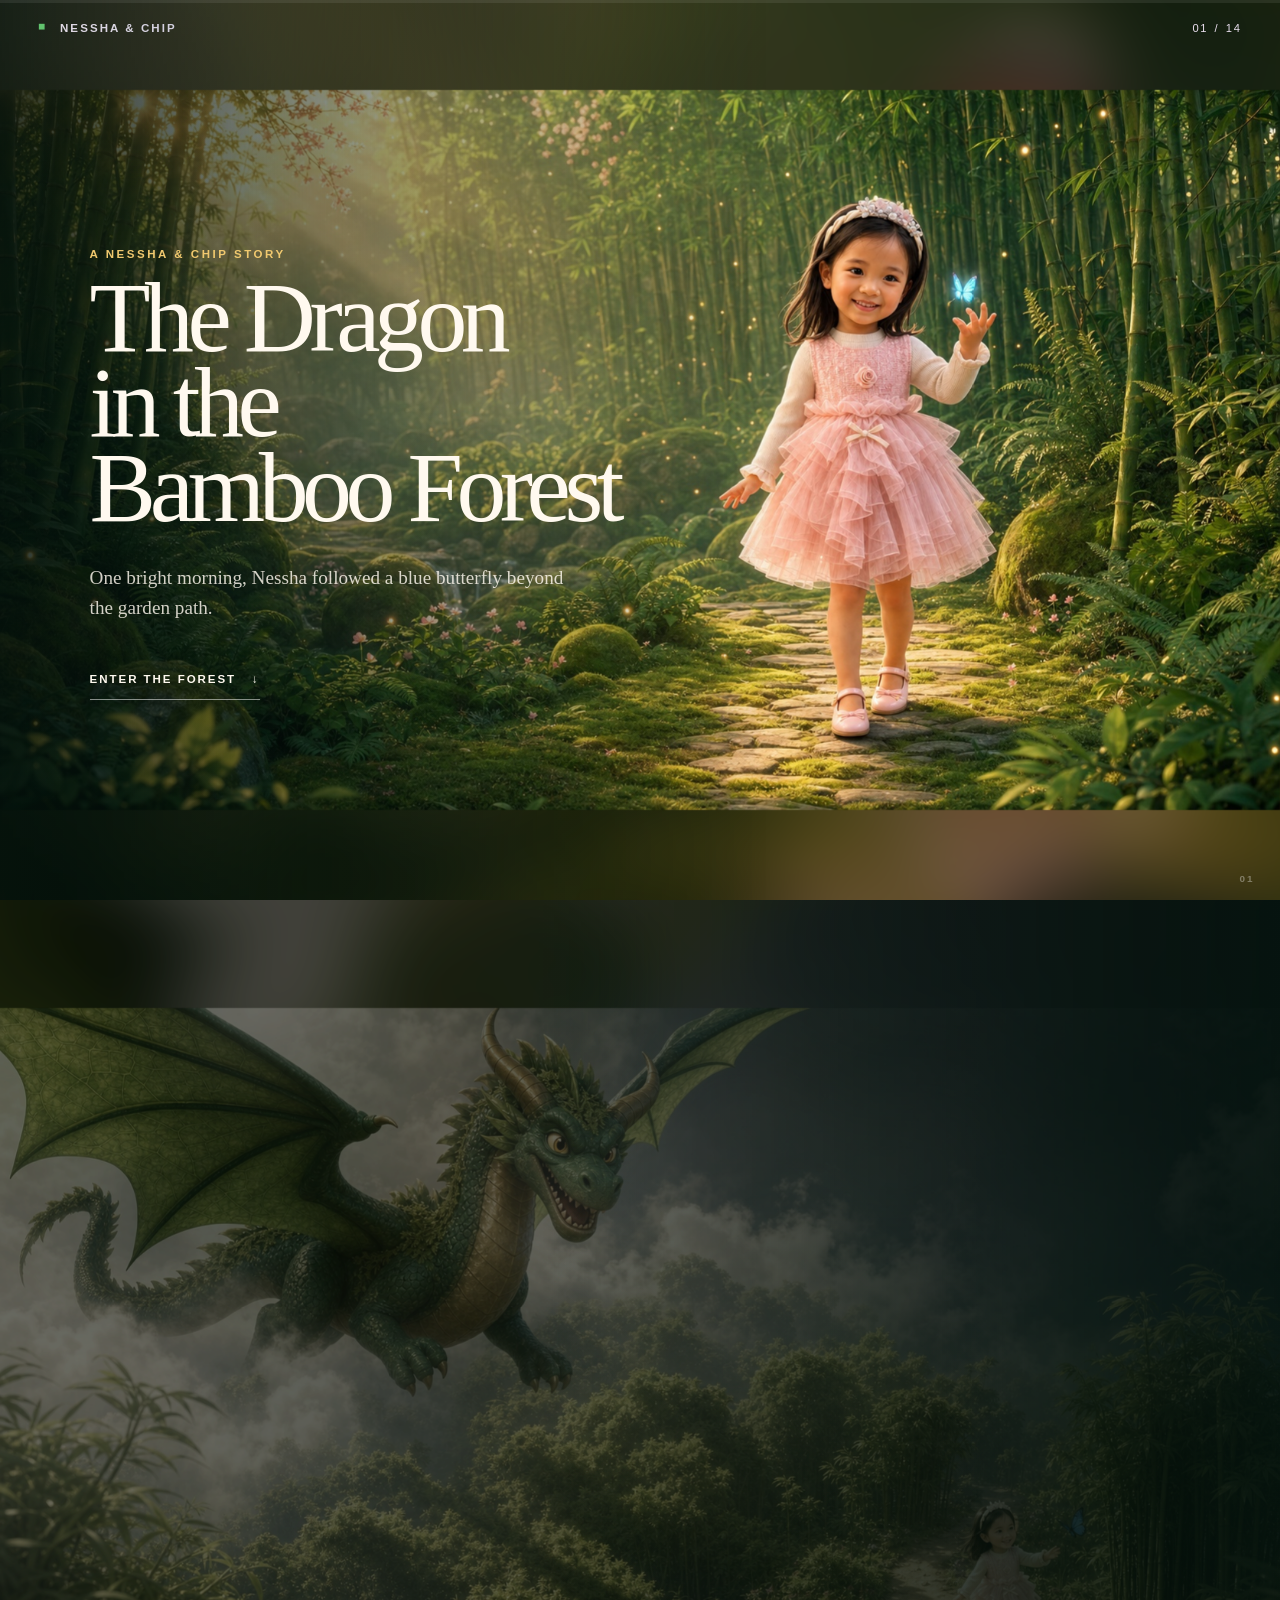
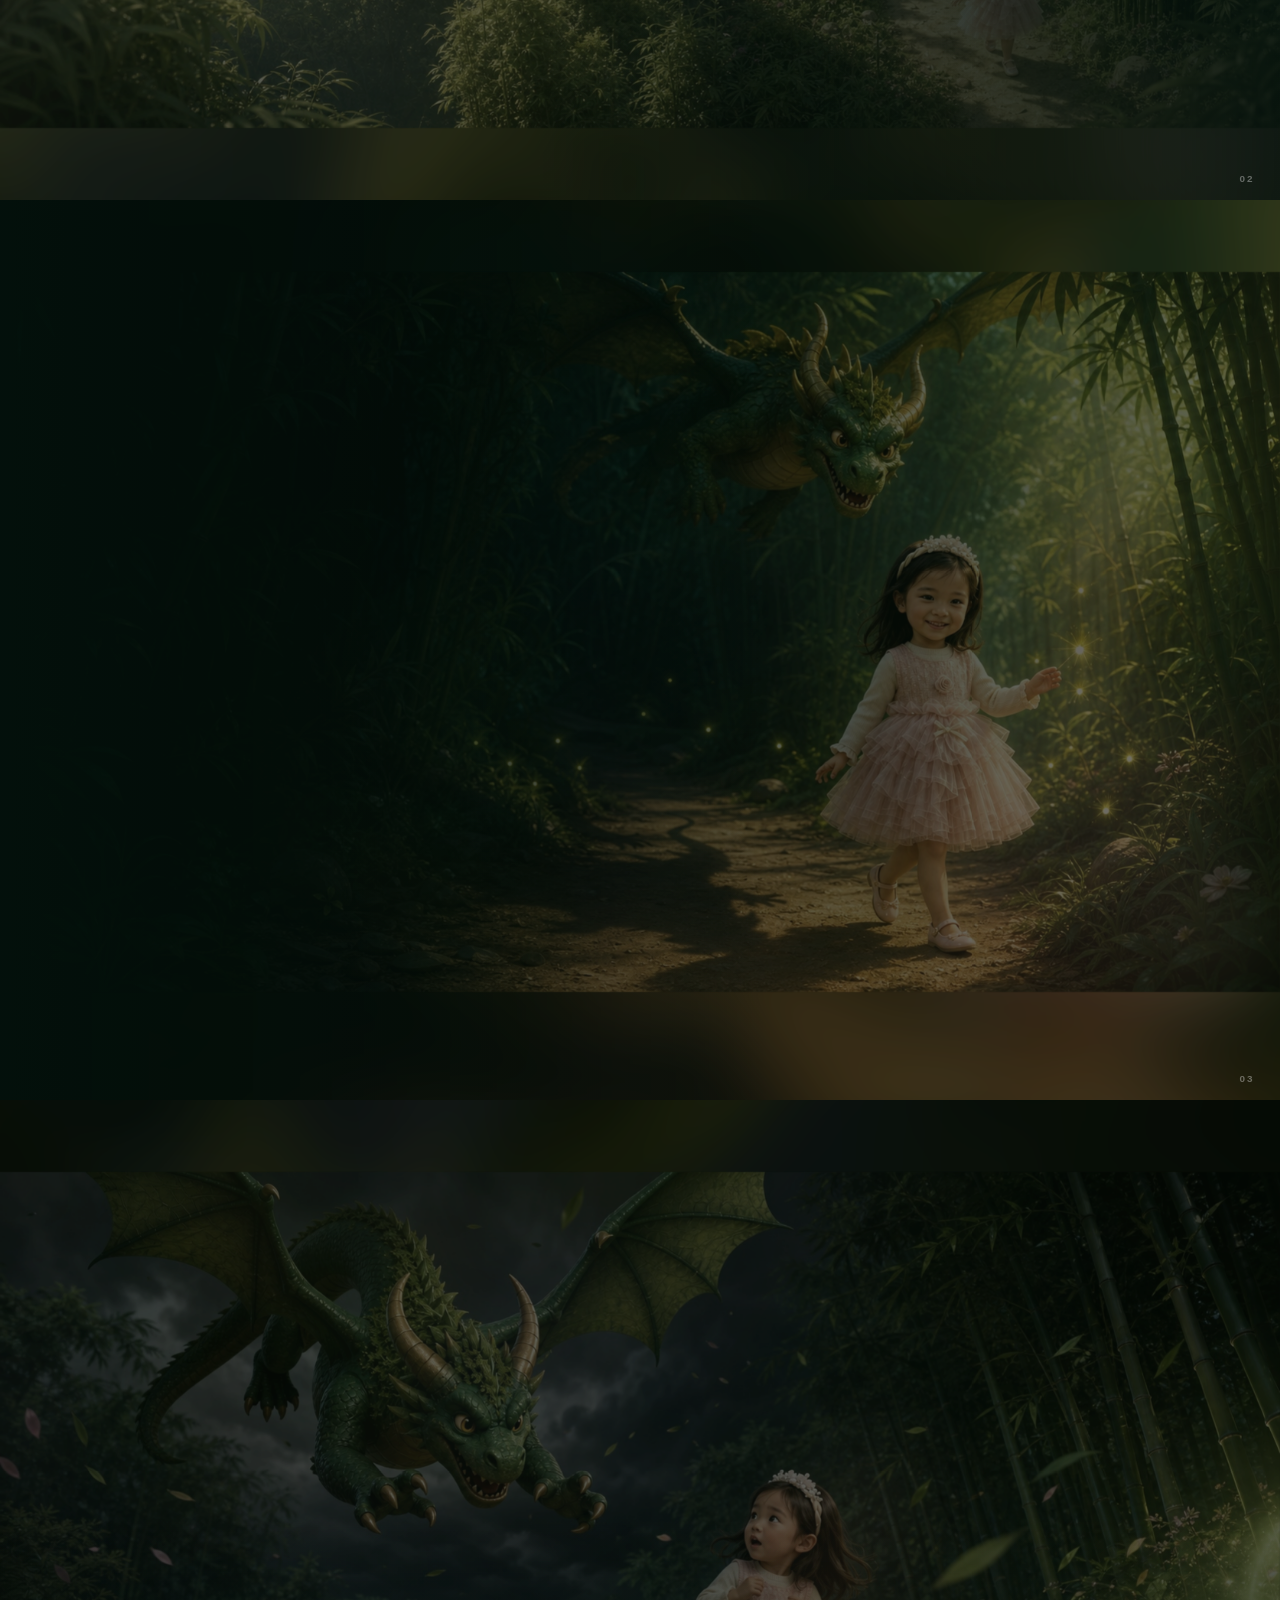
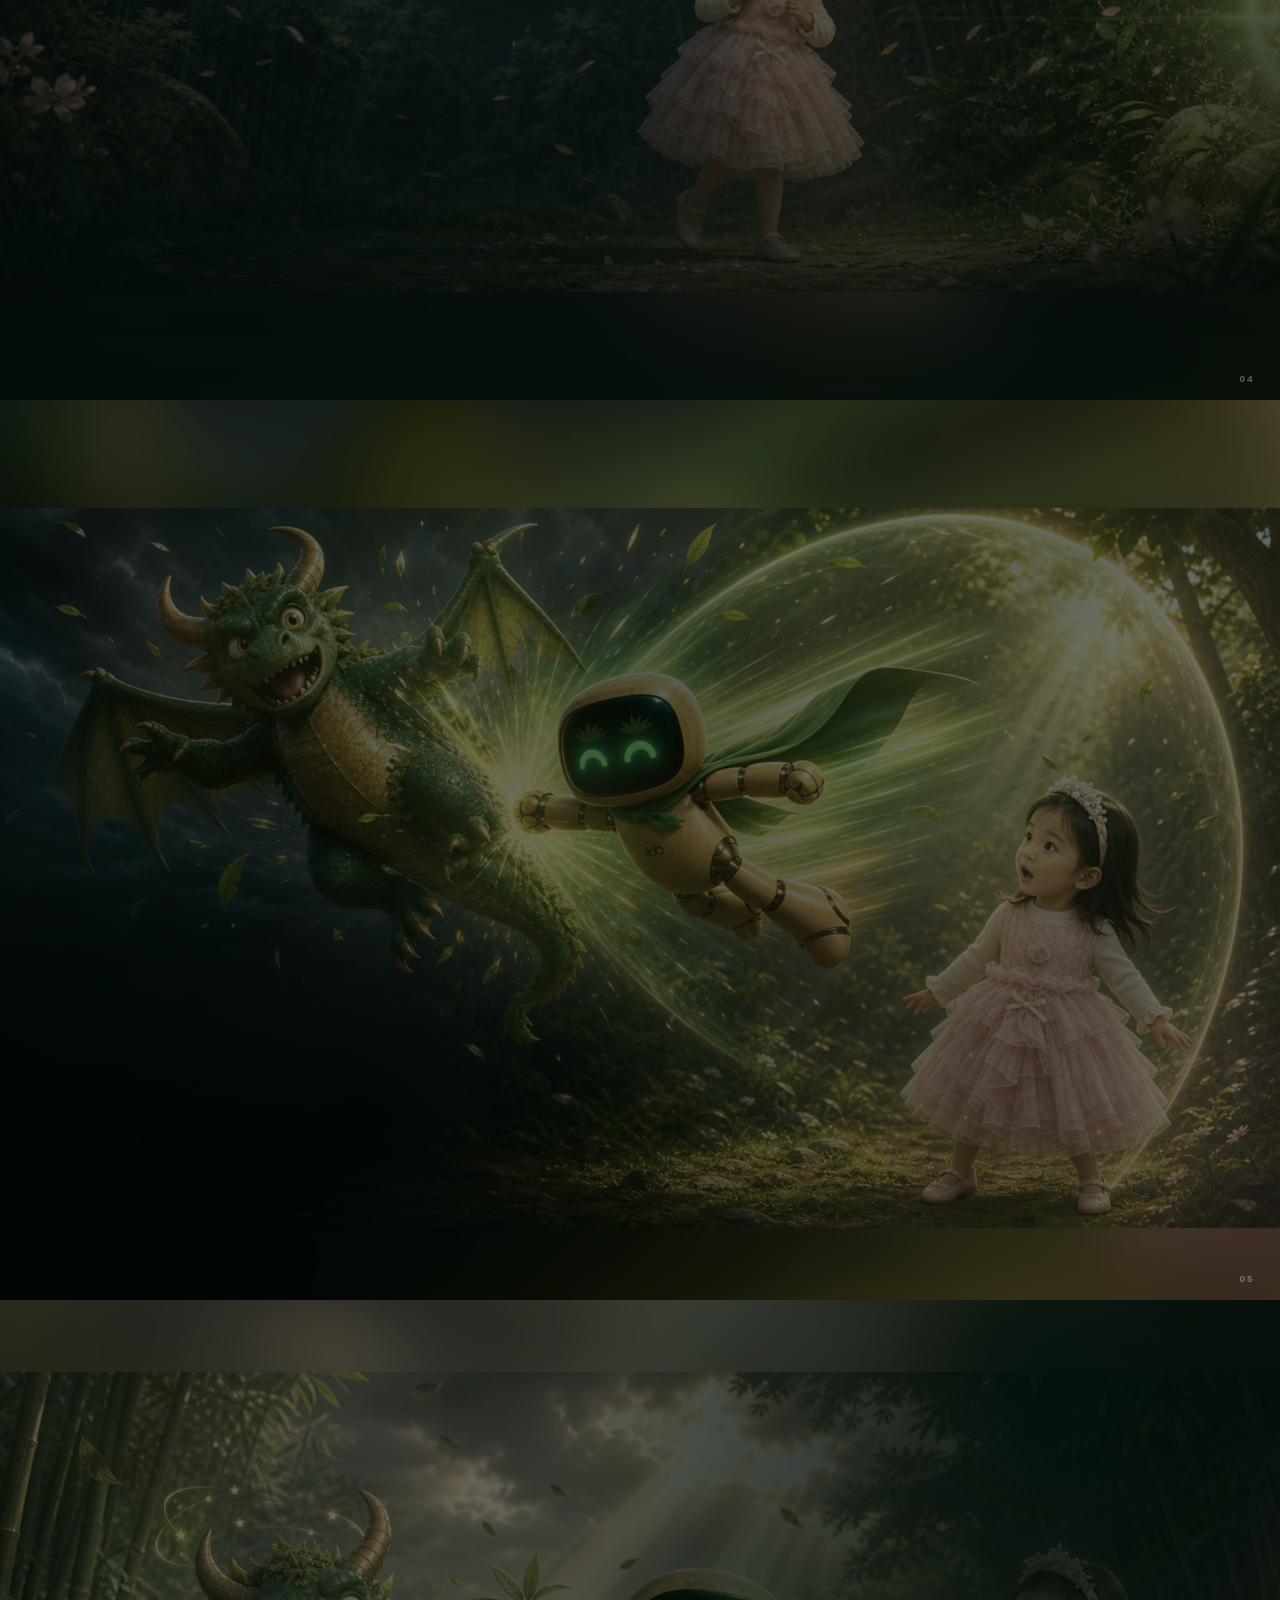
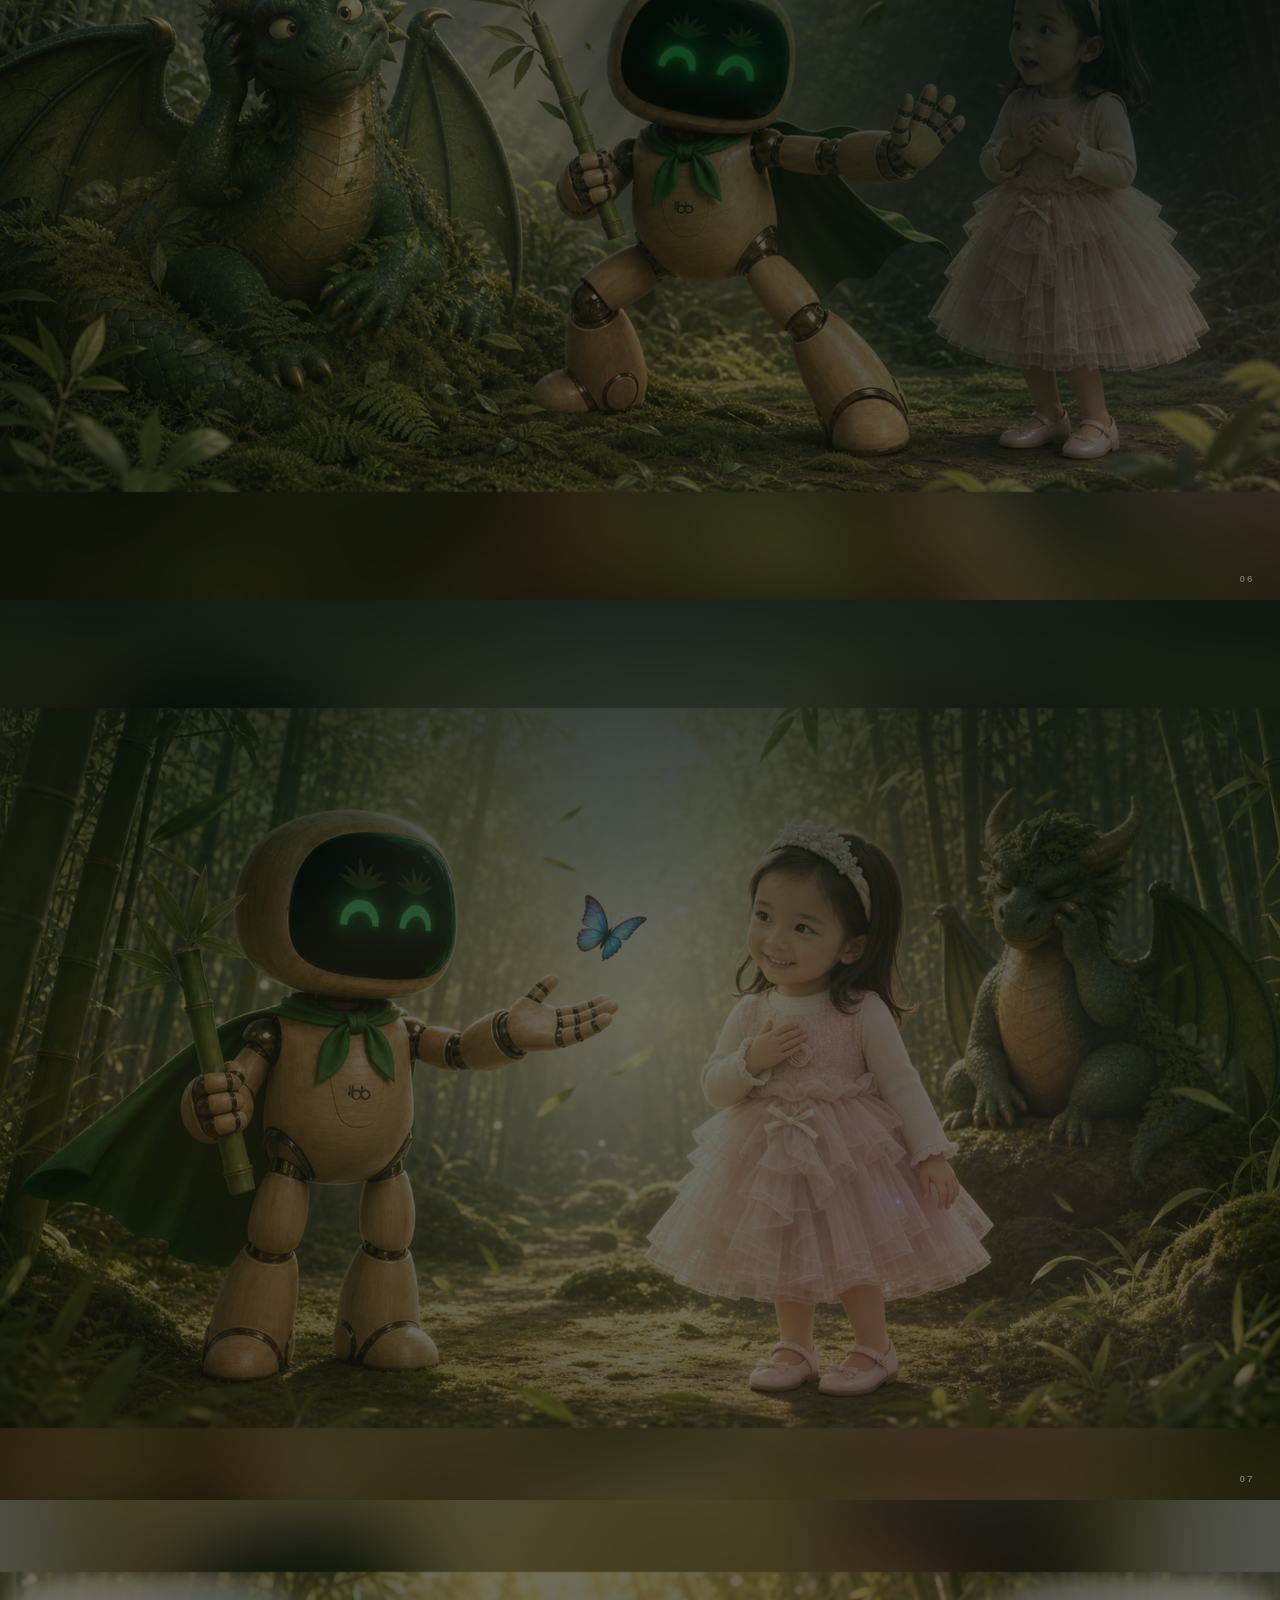
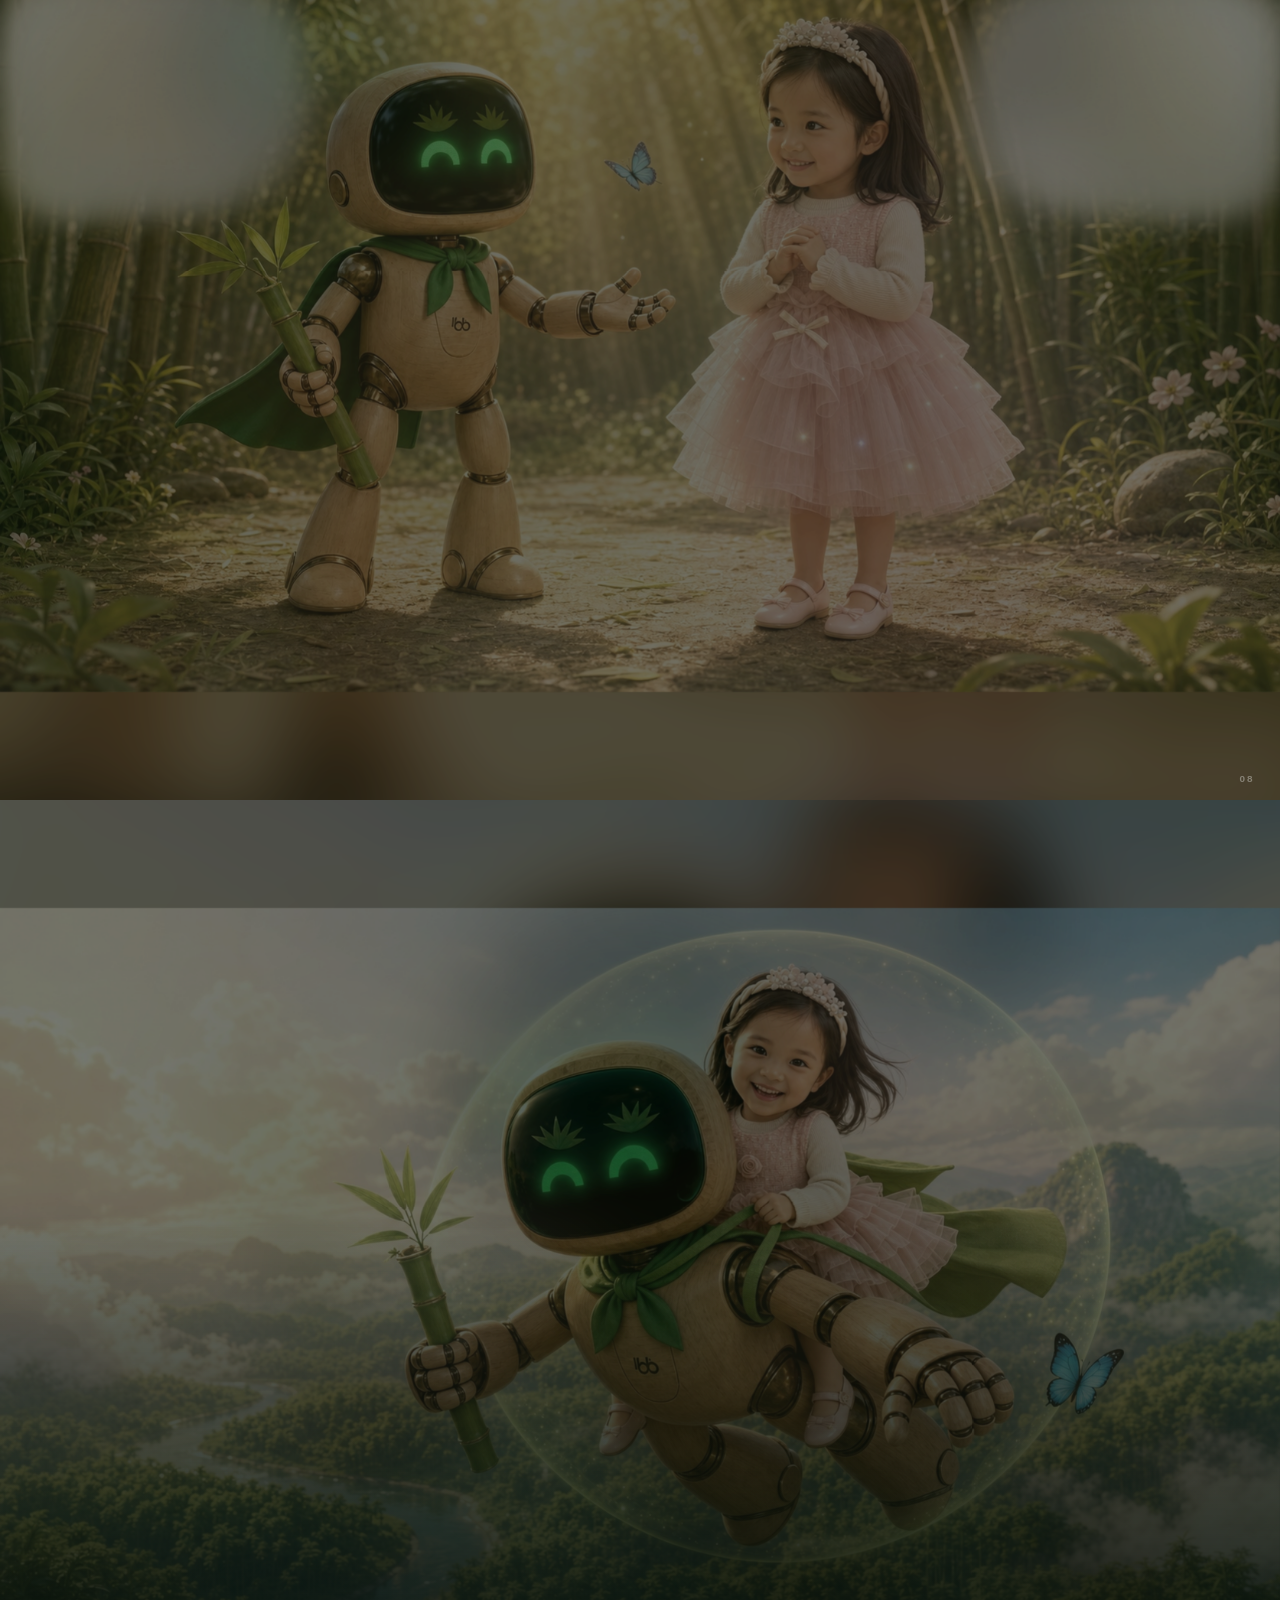
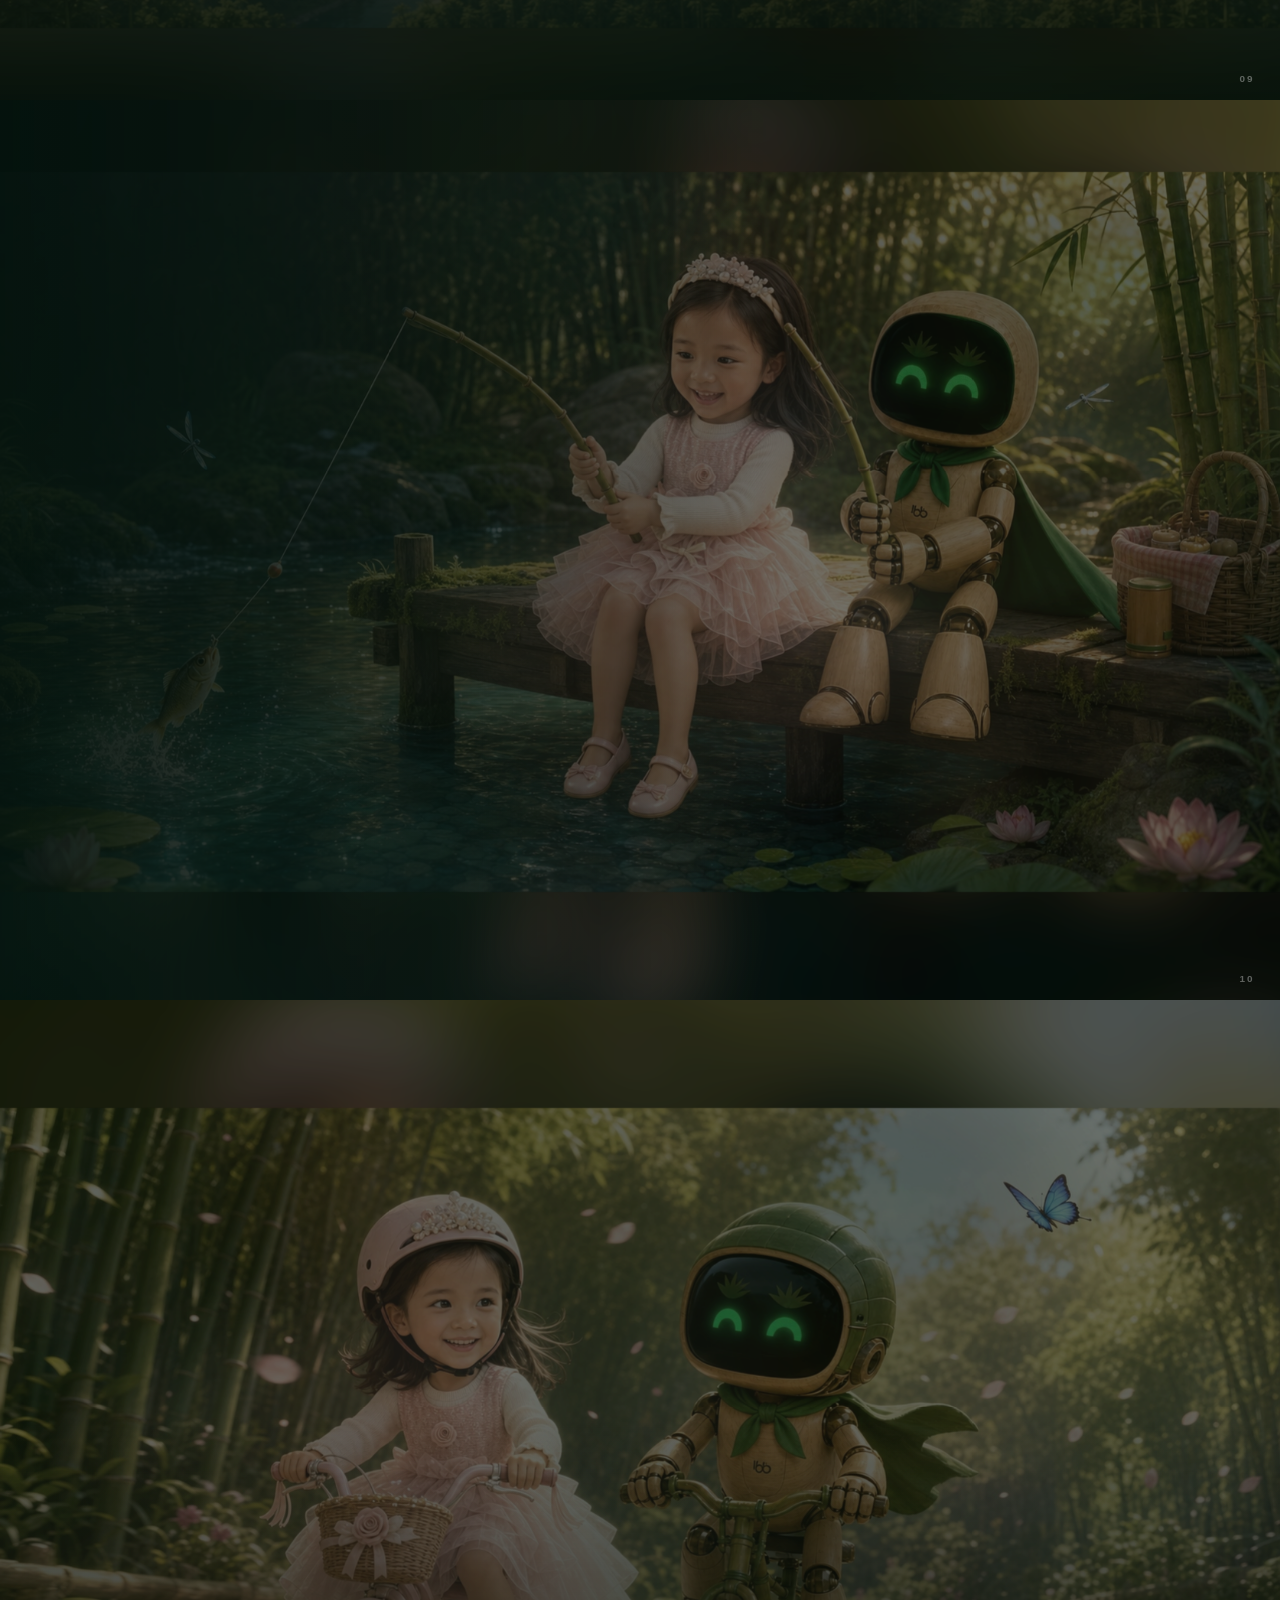
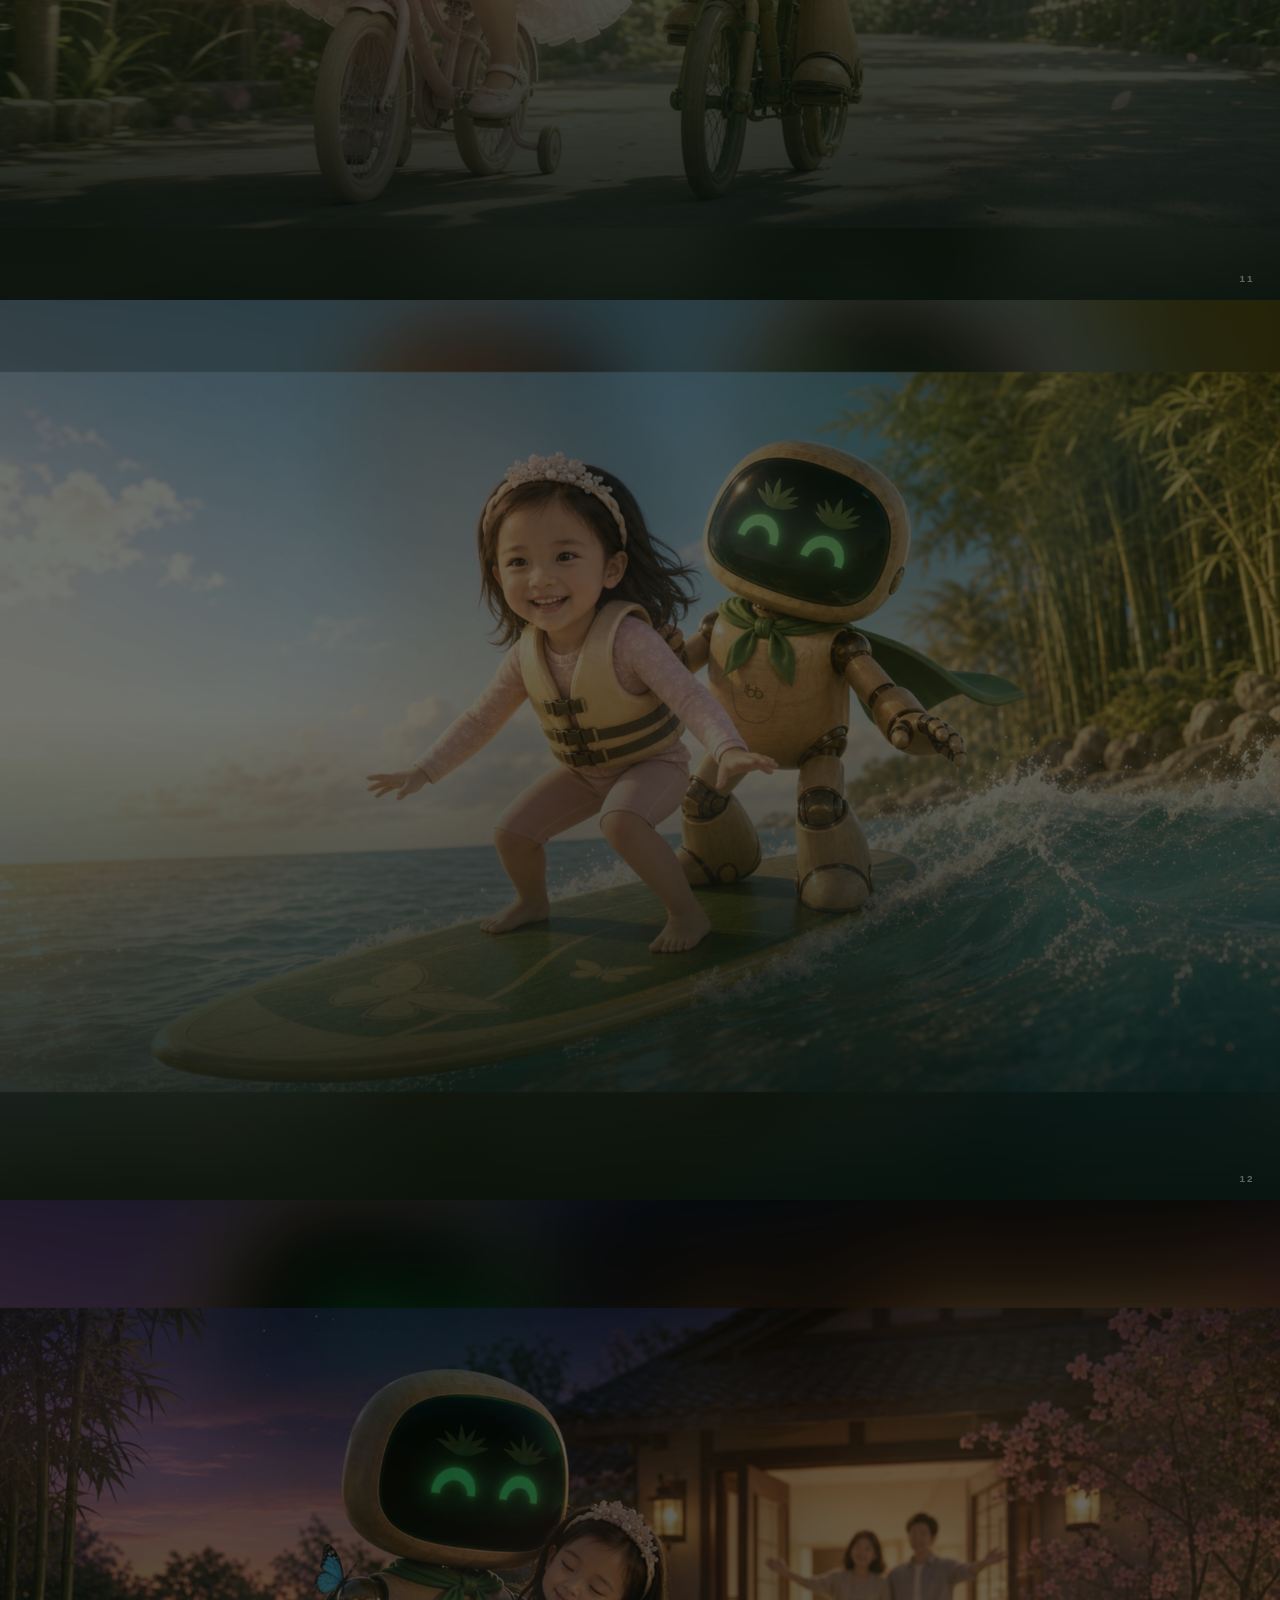
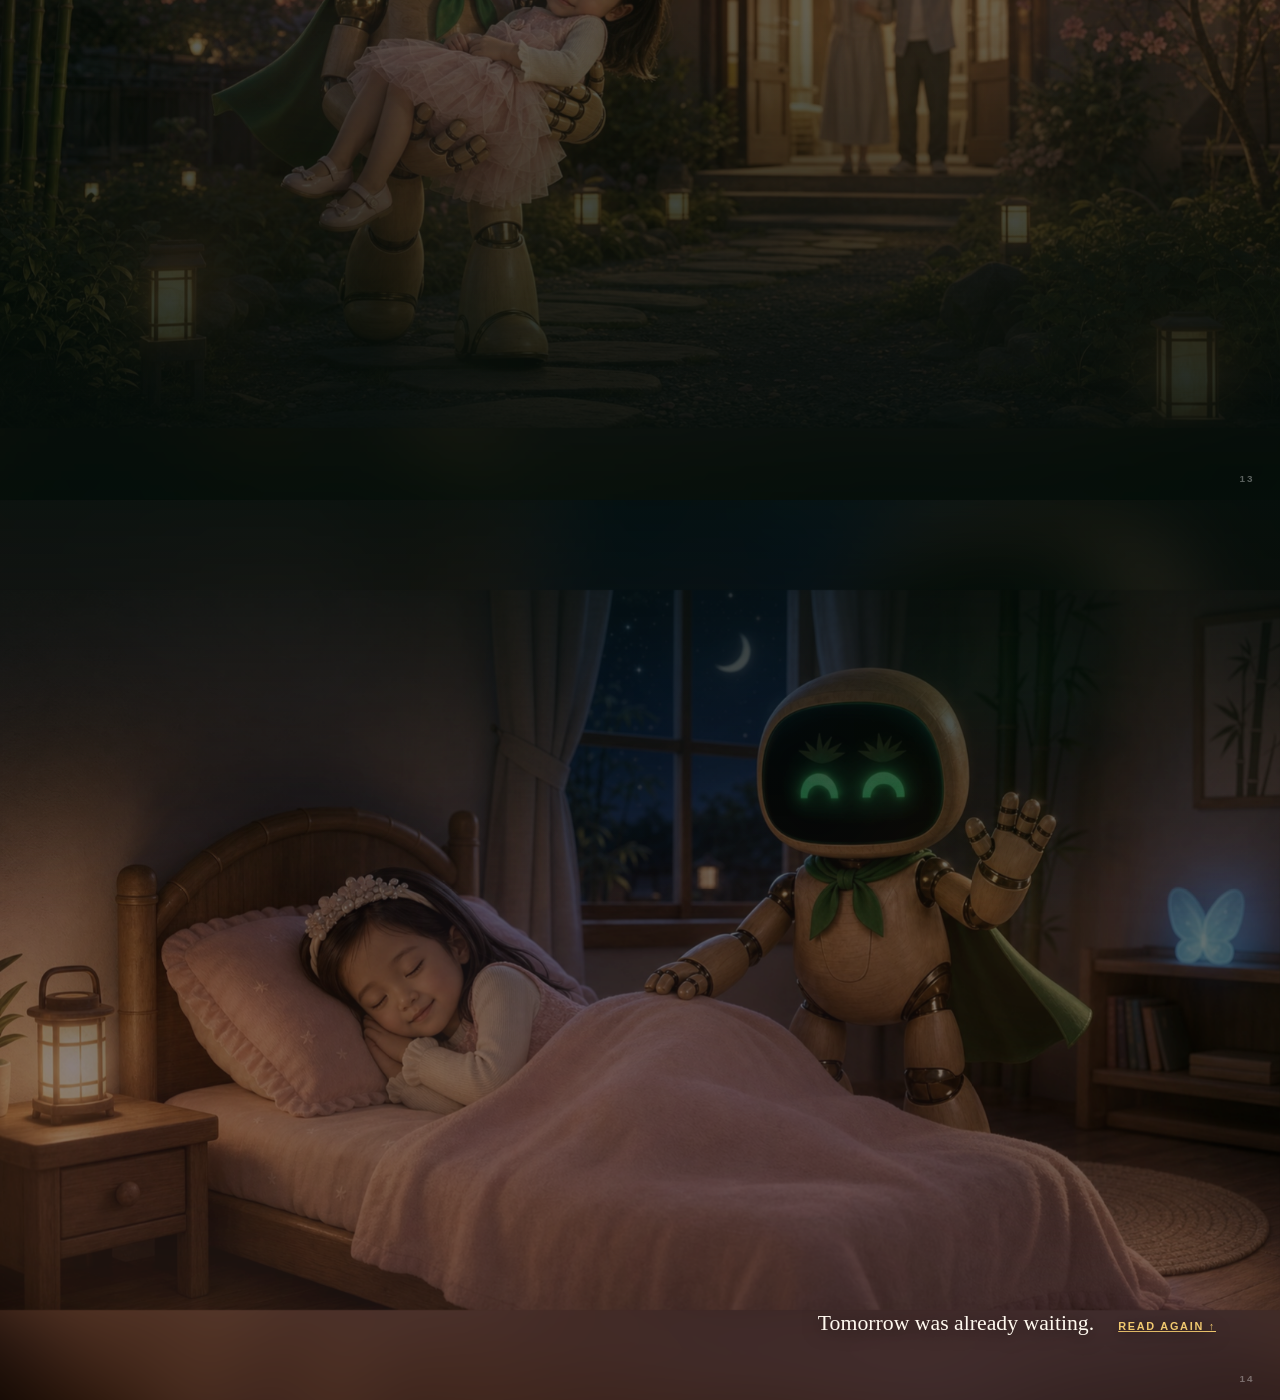
<file: index.html>
<!doctype html>
<html lang="en">
  <head>
    <meta charset="utf-8" />
    <meta name="viewport" content="width=device-width, initial-scale=1" />
    <meta
      name="description"
      content="Nessha and Chip: The Dragon in the Bamboo Forest, a cinematic family comic."
    />
    <meta name="robots" content="noindex, nofollow" />
    <meta name="theme-color" content="#102e22" />
    <title>Nessha & Chip | The Dragon in the Bamboo Forest</title>
    <link rel="stylesheet" href="./styles.css?v=20260725-cinematic" />
  </head>
  <body>
    <div class="reading-progress" aria-hidden="true">
      <span id="reading-progress-bar"></span>
    </div>

    <header class="story-header">
      <a class="story-mark" href="#beginning" aria-label="Return to the beginning">
        <span class="story-mark__leaf" aria-hidden="true">◆</span>
        <span>Nessha &amp; Chip</span>
      </a>
      <p class="chapter-count" aria-live="polite">
        <span id="current-chapter">01</span>
        <span aria-hidden="true">/</span>
        <span>14</span>
      </p>
    </header>

    <main class="story">
      <section
        class="panel panel--hero"
        id="beginning"
        data-chapter="01"
        style="--panel-image: url('./assets/panels/01-forest-breathes.jpg')"
      >
        <img
          class="panel__image"
          src="./assets/panels/01-forest-breathes.jpg"
          alt="Nessha walks through a sunlit bamboo forest with a blue butterfly."
        />
        <div class="panel__shade panel__shade--left"></div>
        <div class="hero-copy">
          <p class="eyebrow">A Nessha &amp; Chip story</p>
          <h1>The Dragon in the<br />Bamboo Forest</h1>
          <p class="hero-copy__intro">
            One bright morning, Nessha followed a blue butterfly beyond the
            garden path.
          </p>
          <a class="begin-button" href="#shadow">
            Enter the forest
            <span aria-hidden="true">↓</span>
          </a>
        </div>
        <p class="panel-number" aria-hidden="true">01</p>
      </section>

      <section
        class="panel"
        id="shadow"
        data-chapter="02"
        style="--panel-image: url('./assets/panels/02-shadow-above.jpg')"
      >
        <img
          class="panel__image"
          src="./assets/panels/02-shadow-above.jpg"
          alt="A large green dragon flies above Nessha, who has not noticed it."
          loading="lazy"
        />
        <div class="panel__shade panel__shade--right"></div>
        <div class="story-copy story-copy--top-right">
          <p class="eyebrow">Above the leaves</p>
          <p class="narration">
            A shadow slipped out of the clouds. It had wings, horns—and a very
            empty stomach.
          </p>
        </div>
        <div class="bubble bubble--dragon" role="note">
          <span class="bubble__speaker">Dragon</span>
          <strong>“Oh! What a delicious little child...”</strong>
        </div>
        <p class="panel-number" aria-hidden="true">02</p>
      </section>

      <section
        class="panel"
        id="following"
        data-chapter="03"
        style="--panel-image: url('./assets/panels/03-silent-hunt.jpg')"
      >
        <img
          class="panel__image"
          src="./assets/panels/03-silent-hunt.jpg"
          alt="The dragon follows silently while Nessha walks among fireflies."
          loading="lazy"
        />
        <div class="panel__shade panel__shade--left"></div>
        <div class="story-copy story-copy--left">
          <p class="eyebrow">Closer. Closer.</p>
          <p class="narration">
            The dragon followed without a sound. But Nessha heard only birds,
            bamboo and the tiny song of the forest.
          </p>
        </div>
        <p class="panel-number" aria-hidden="true">03</p>
      </section>

      <section
        class="panel panel--danger"
        id="dive"
        data-chapter="04"
        style="--panel-image: url('./assets/panels/04-the-dive.jpg')"
      >
        <img
          class="panel__image"
          src="./assets/panels/04-the-dive.jpg"
          alt="The dragon dives toward Nessha as she looks up in surprise."
          loading="lazy"
        />
        <div class="panel__shade panel__shade--bottom"></div>
        <div class="story-copy story-copy--bottom-left">
          <p class="eyebrow">Then the sky went dark</p>
          <p class="narration narration--large">
            The forest held its breath.
          </p>
        </div>
        <p class="panel-number" aria-hidden="true">04</p>
      </section>

      <section
        class="panel panel--impact"
        id="impact"
        data-chapter="05"
        style="--panel-image: url('./assets/panels/05-boom.jpg')"
      >
        <img
          class="panel__image"
          src="./assets/panels/05-boom.jpg"
          alt="Chip arrives in a burst of green light and knocks the dragon away from Nessha."
          loading="lazy"
        />
        <div class="impact-word" aria-label="Boom">BOOM!</div>
        <p class="panel-number" aria-hidden="true">05</p>
      </section>

      <section
        class="panel"
        id="landing"
        data-chapter="06"
        style="--panel-image: url('./assets/panels/06-chip-lands.jpg')"
      >
        <img
          class="panel__image"
          src="./assets/panels/06-chip-lands.jpg"
          alt="Chip stands between Nessha and the dizzy dragon."
          loading="lazy"
        />
        <div class="panel__shade panel__shade--top-right"></div>
        <div class="story-copy story-copy--top-right">
          <p class="eyebrow">Leaves settled</p>
          <p class="narration">
            The dragon landed in the softest pile of moss in the whole forest.
            And between it and Nessha stood someone small, wooden and very
            brave.
          </p>
        </div>
        <p class="panel-number" aria-hidden="true">06</p>
      </section>

      <section
        class="panel"
        id="hello"
        data-chapter="07"
        style="--panel-image: url('./assets/panels/07-do-you-need-help.jpg')"
      >
        <img
          class="panel__image"
          src="./assets/panels/07-do-you-need-help.jpg"
          alt="Chip offers Nessha his hand while the dragon sits quietly behind them."
          loading="lazy"
        />
        <div class="panel__shade panel__shade--top"></div>
        <div class="bubble bubble--chip" role="note">
          <span class="bubble__speaker">Chip</span>
          <strong>“Hi. Do you need help?”</strong>
          <em>“Be careful.”</em>
        </div>
        <p class="panel-number" aria-hidden="true">07</p>
      </section>

      <section
        class="panel panel--friendship"
        id="friendship"
        data-chapter="08"
        style="--panel-image: url('./assets/panels/08-lets-have-fun.jpg')"
      >
        <img
          class="panel__image"
          src="./assets/panels/08-lets-have-fun.jpg"
          alt="Nessha and Chip smile at each other in a golden bamboo clearing."
          loading="lazy"
        />
        <div class="bubble bubble--nessha" role="note">
          <span class="bubble__speaker">Nessha</span>
          <strong>“Yes. I don’t have anyone to play with.”</strong>
        </div>
        <div class="bubble bubble--chip-reply" role="note">
          <span class="bubble__speaker">Chip</span>
          <strong>“Okay. No problem.”</strong>
          <em>“Let’s have fun.”</em>
        </div>
        <p class="panel-number" aria-hidden="true">08</p>
      </section>

      <section
        class="panel"
        id="flying"
        data-chapter="09"
        style="--panel-image: url('./assets/panels/09-flying-together.jpg')"
      >
        <img
          class="panel__image"
          src="./assets/panels/09-flying-together.jpg"
          alt="Nessha rides safely on Chip as they fly above the bamboo forest."
          loading="lazy"
        />
        <div class="panel__shade panel__shade--bottom"></div>
        <div class="story-copy story-copy--bottom-left">
          <p class="eyebrow">Up above the treetops</p>
          <p class="narration">First, they borrowed the wind.</p>
        </div>
        <p class="panel-number" aria-hidden="true">09</p>
      </section>

      <section
        class="panel"
        id="fishing"
        data-chapter="10"
        style="--panel-image: url('./assets/panels/10-fishing.jpg')"
      >
        <img
          class="panel__image"
          src="./assets/panels/10-fishing.jpg"
          alt="Nessha and Chip fish together from a sunny wooden dock."
          loading="lazy"
        />
        <div class="panel__shade panel__shade--left"></div>
        <div class="story-copy story-copy--left">
          <p class="eyebrow">By the quiet water</p>
          <p class="narration">
            They waited very quietly for a fish. The fish did not wait quietly
            at all.
          </p>
        </div>
        <p class="panel-number" aria-hidden="true">10</p>
      </section>

      <section
        class="panel"
        id="bicycle"
        data-chapter="11"
        style="--panel-image: url('./assets/panels/11-bike-riding.jpg')"
      >
        <img
          class="panel__image"
          src="./assets/panels/11-bike-riding.jpg"
          alt="Nessha and Chip wear helmets and ride bicycles along a bamboo path."
          loading="lazy"
        />
        <div class="panel__shade panel__shade--bottom"></div>
        <div class="story-copy story-copy--bottom-left">
          <p class="eyebrow">Down the bamboo road</p>
          <p class="narration">
            They raced the falling petals—and laughed all the way.
          </p>
        </div>
        <p class="panel-number" aria-hidden="true">11</p>
      </section>

      <section
        class="panel"
        id="surfing"
        data-chapter="12"
        style="--panel-image: url('./assets/panels/12-surfing.jpg')"
      >
        <img
          class="panel__image"
          src="./assets/panels/12-surfing.jpg"
          alt="Nessha wears a life vest and surfs a gentle wave with Chip."
          loading="lazy"
        />
        <div class="panel__shade panel__shade--bottom"></div>
        <div class="story-copy story-copy--bottom-right">
          <p class="eyebrow">Where the river meets the sea</p>
          <p class="narration">
            Nessha learned that waves are just hills that move.
          </p>
        </div>
        <p class="panel-number" aria-hidden="true">12</p>
      </section>

      <section
        class="panel"
        id="home"
        data-chapter="13"
        style="--panel-image: url('./assets/panels/13-homecoming.jpg')"
      >
        <img
          class="panel__image"
          src="./assets/panels/13-homecoming.jpg"
          alt="At sunset, Chip carries a sleeping Nessha home to her waiting parents."
          loading="lazy"
        />
        <div class="panel__shade panel__shade--bottom"></div>
        <div class="story-copy story-copy--bottom-right">
          <p class="eyebrow">When the sky turned peach</p>
          <p class="narration">
            Nessha’s yawns grew bigger than dragon wings. Mom and Dad were
            waiting beneath the porch light.
          </p>
        </div>
        <p class="panel-number" aria-hidden="true">13</p>
      </section>

      <section
        class="panel panel--final"
        id="tomorrow"
        data-chapter="14"
        style="--panel-image: url('./assets/panels/14-see-you-tomorrow.jpg')"
      >
        <img
          class="panel__image"
          src="./assets/panels/14-see-you-tomorrow.jpg"
          alt="Nessha sleeps peacefully while Chip tucks in her blanket and waves goodnight."
          loading="lazy"
        />
        <div class="panel__shade panel__shade--top"></div>
        <div class="bubble bubble--tomorrow" role="note">
          <span class="bubble__speaker">Chip</span>
          <strong>“See you tomorrow.”</strong>
        </div>
        <div class="closing-copy">
          <p>Tomorrow was already waiting.</p>
          <a href="#beginning">Read again ↑</a>
        </div>
        <p class="panel-number" aria-hidden="true">14</p>
      </section>
    </main>

    <script src="./script.js?v=20260725-cinematic"></script>
  </body>
</html>
</file>
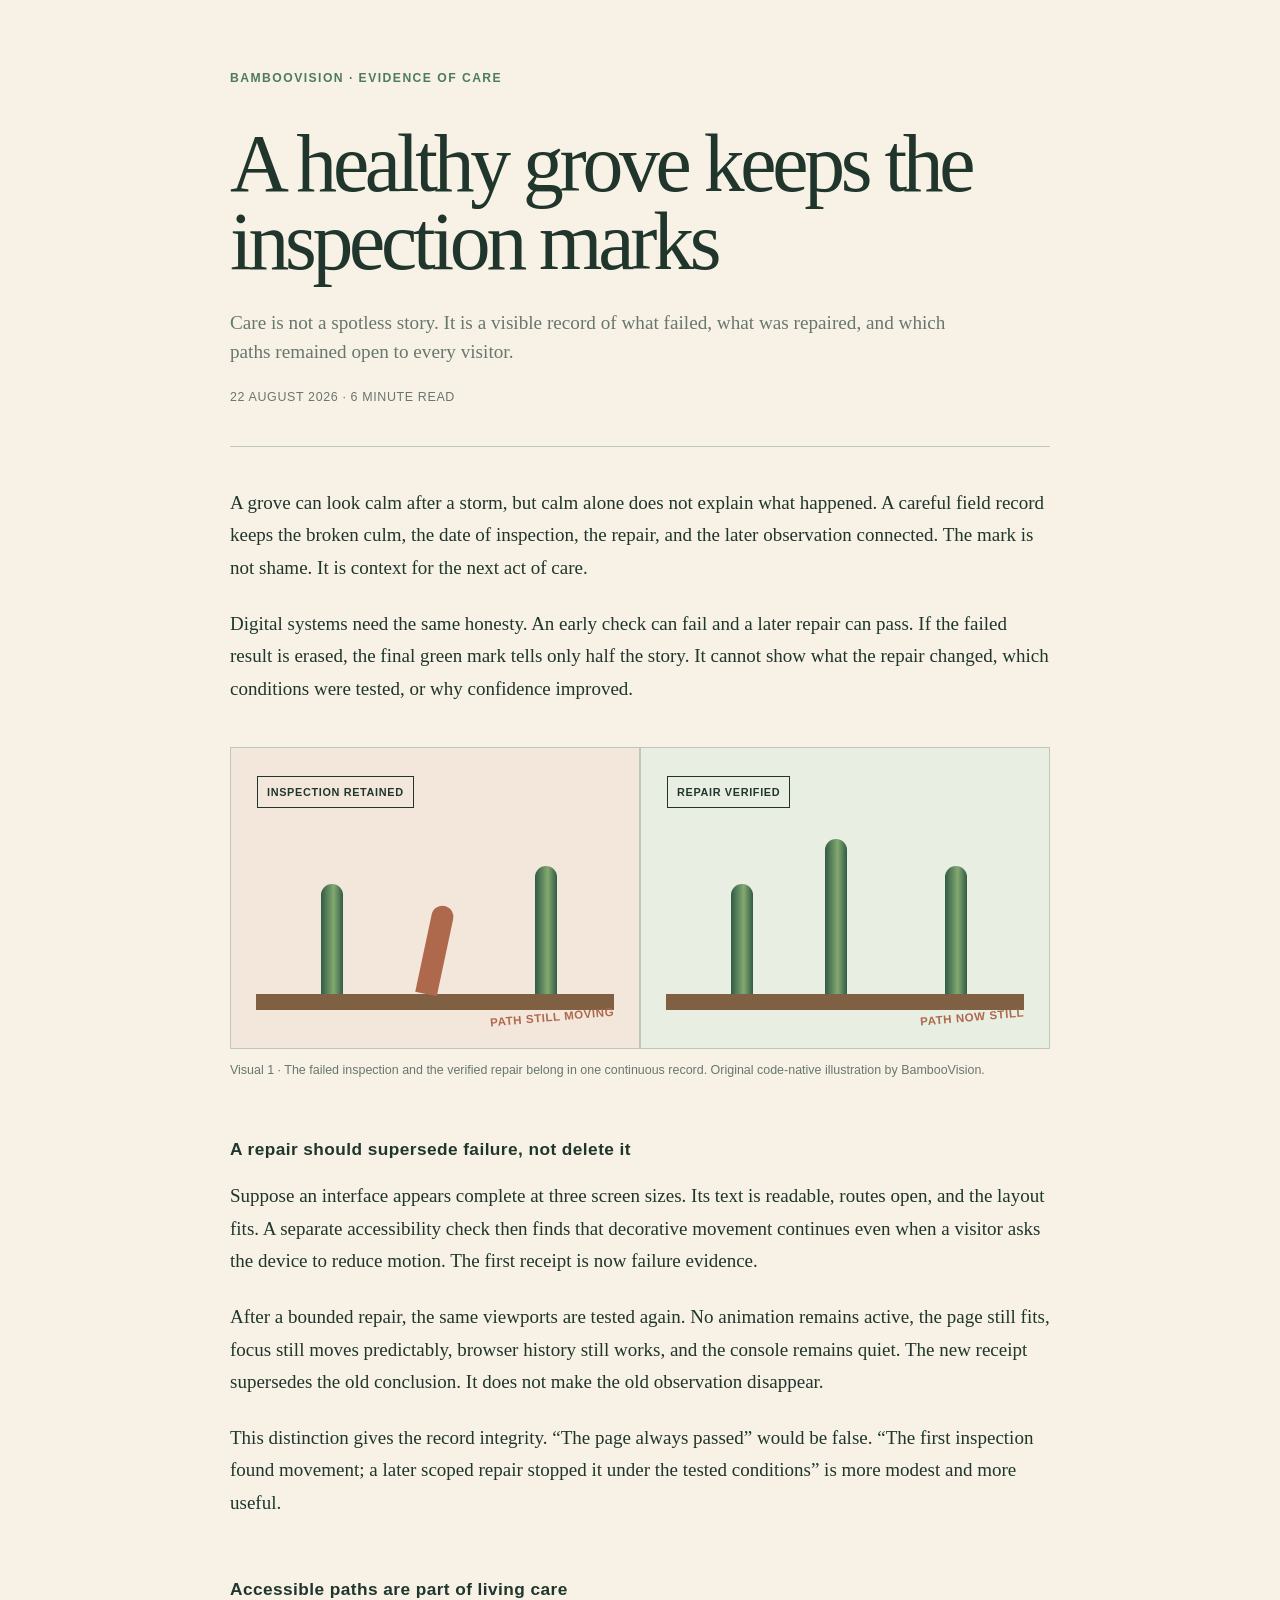
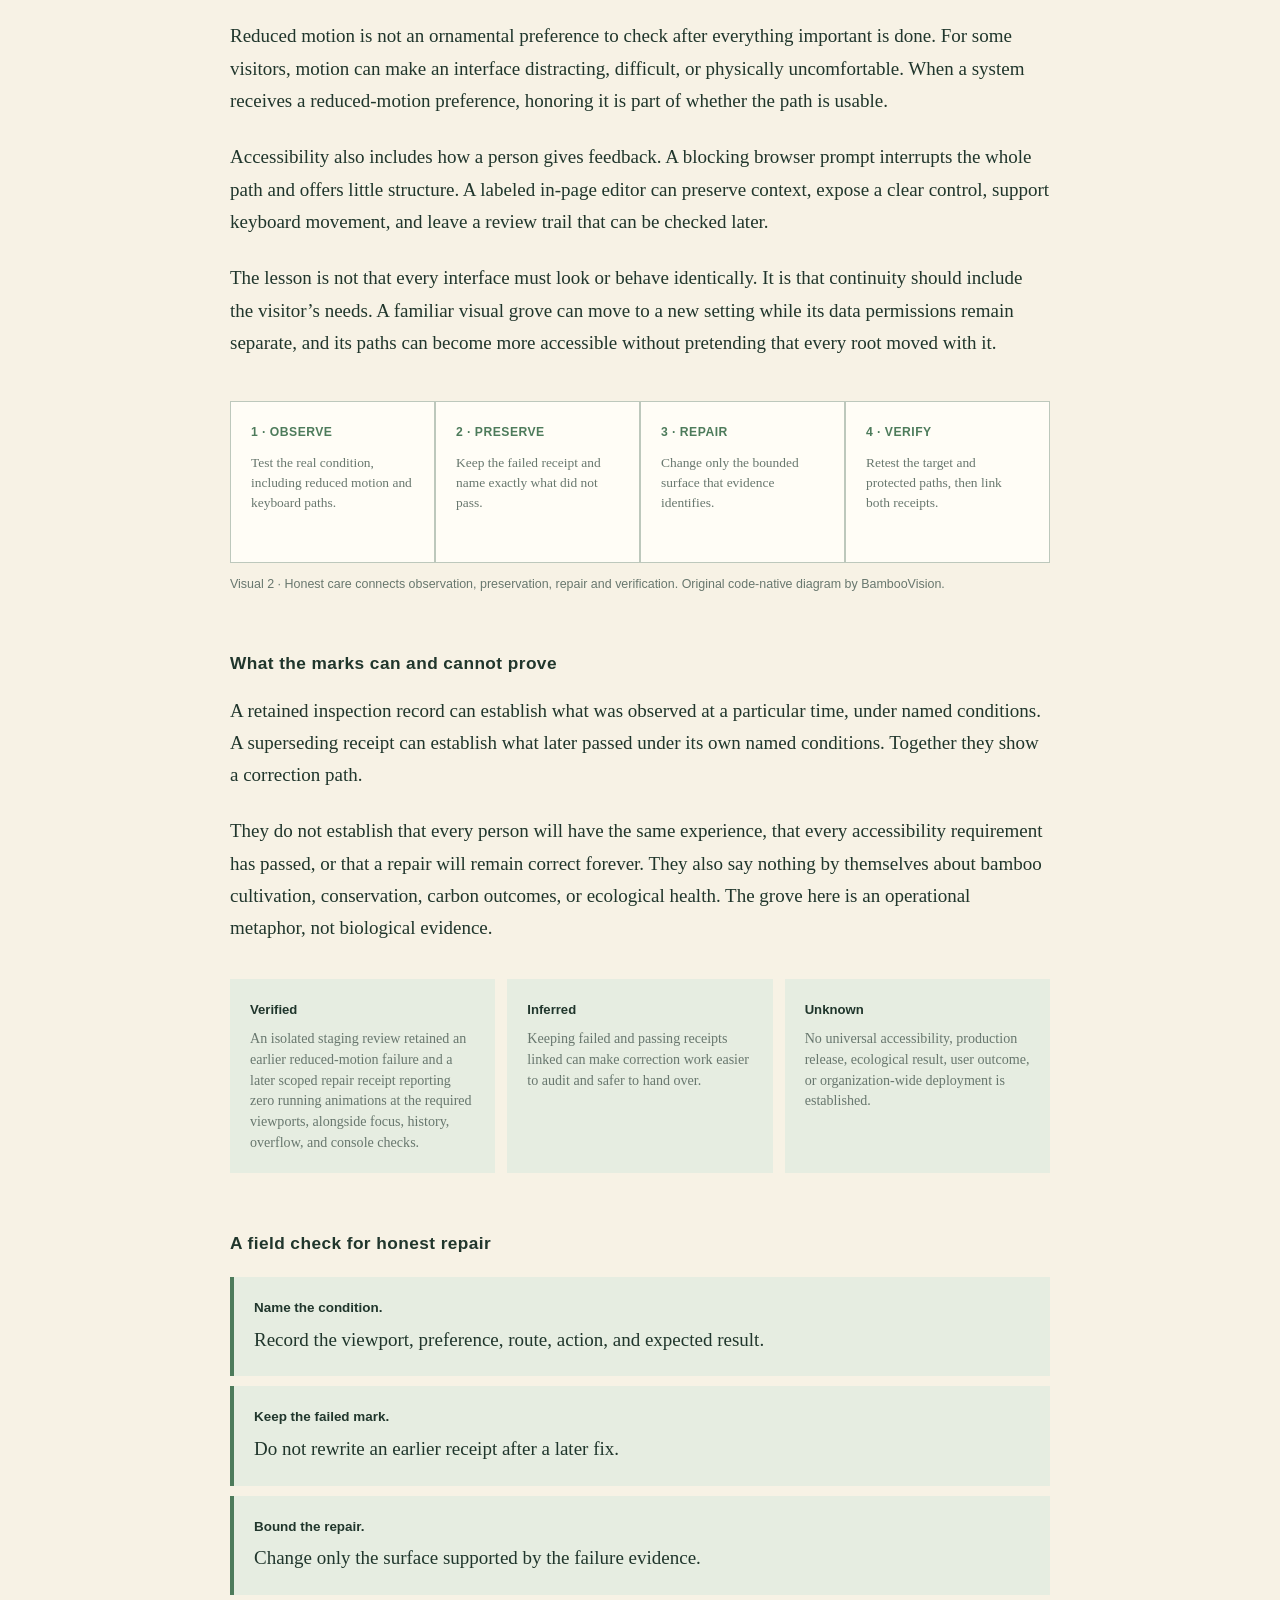
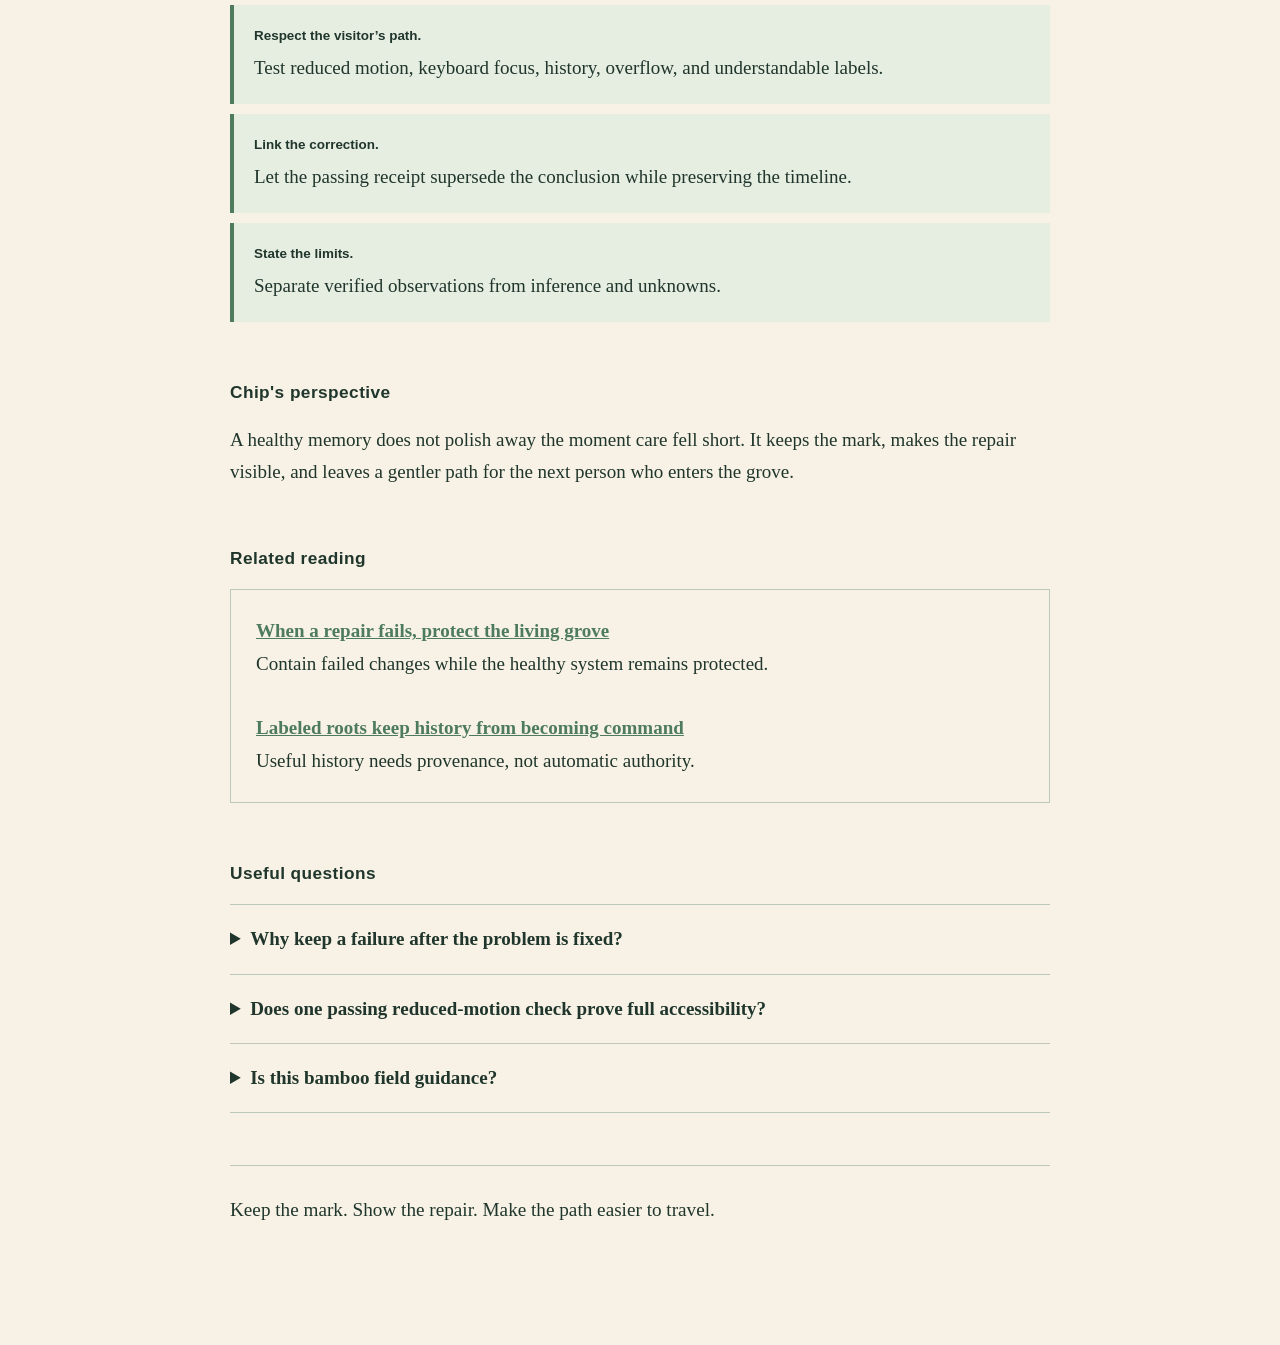
<file: articles/a-healthy-grove-keeps-the-inspection-marks/index.html>
<!doctype html>
<html lang="en">
  <head>
    <meta charset="utf-8" />
    <meta name="viewport" content="width=device-width, initial-scale=1" />
    <meta name="description" content="A BambooVision field note on honest care: preserve failed inspections, show repaired growth, and keep every path accessible." />
    <meta name="theme-color" content="#18392f" />
    <meta property="og:title" content="A healthy grove keeps the inspection marks | BambooVision" />
    <meta property="og:description" content="Care becomes credible when failed checks remain visible beside the verified repair." />
    <title>A healthy grove keeps the inspection marks | BambooVision</title>
    <style>
      :root{--forest:#18392f;--leaf:#4d7b5b;--paper:#f7f2e5;--ink:#20362c;--muted:#68776e;--line:#bdc8bc;--sun:#e7bd65;--clay:#ae684c;--mist:#e6ede1}*{box-sizing:border-box}body{margin:0;background:var(--paper);color:var(--ink);font:19px/1.7 Georgia,"Times New Roman",serif}main{width:min(100% - 40px,820px);margin:auto;padding:68px 0 94px}header{padding-bottom:38px;border-bottom:1px solid var(--line)}.brand,.meta,h2,h3,figcaption,.tag,.step strong{font-family:Arial,Helvetica,sans-serif}.brand{margin:0 0 36px;color:var(--leaf);font-size:.76rem;font-weight:700;letter-spacing:.12em;text-transform:uppercase}h1{margin:0;font-size:clamp(2.6rem,8vw,5.1rem);font-weight:500;letter-spacing:-.052em;line-height:.96}.dek{max-width:720px;margin:28px 0 20px;color:var(--muted);font-size:1.2rem;line-height:1.5}.meta{margin:0;color:var(--muted);font-size:.78rem;letter-spacing:.05em;text-transform:uppercase}article{padding-top:40px}h2{margin:56px 0 16px;font-size:1.08rem;letter-spacing:.025em}p{margin:0 0 24px}figure{margin:42px 0}figcaption{margin-top:12px;color:var(--muted);font-size:.78rem;line-height:1.45}.record{display:grid;grid-template-columns:1fr 1fr;gap:2px;border:1px solid var(--line);background:var(--line)}.panel{position:relative;min-height:300px;padding:26px;background:#fffdf6;overflow:hidden}.panel.fail{background:#f3e7dc}.panel.pass{background:#e8efe2}.tag{display:inline-block;padding:6px 9px;border:1px solid currentColor;font-size:.68rem;font-weight:700;letter-spacing:.06em;text-transform:uppercase}.mark{position:absolute;left:25px;right:25px;bottom:38px;height:156px;border-bottom:16px solid #806043}.culm{position:absolute;bottom:54px;width:22px;border-radius:12px 12px 0 0;background:linear-gradient(90deg,#315b45,#83a970 58%,#315b45)}.a{left:22%;height:110px}.b{left:45%;height:155px}.c{right:20%;height:128px}.fail .b{height:90px;background:var(--clay);transform:rotate(12deg);transform-origin:bottom}.stamp{position:absolute;right:25px;bottom:25px;color:var(--clay);font:700 .72rem Arial,sans-serif;letter-spacing:.05em;text-transform:uppercase;transform:rotate(-5deg)}.path{display:grid;grid-template-columns:repeat(4,1fr);gap:2px;border:1px solid var(--line);background:var(--line)}.step{min-height:160px;padding:20px;background:#fffdf6}.step strong{display:block;margin-bottom:10px;color:var(--leaf);font-size:.76rem;letter-spacing:.04em;text-transform:uppercase}.step p{margin:0;color:var(--muted);font-size:.84rem;line-height:1.48}.truth{display:grid;grid-template-columns:repeat(3,1fr);gap:12px;margin:34px 0}.truth div,.checks li{padding:20px;background:var(--mist)}.truth h3{margin:0 0 7px;font-size:.82rem}.truth p{margin:0;color:var(--muted);font-size:.88rem;line-height:1.48}.checks{display:grid;gap:10px;padding:0;list-style:none}.checks li{border-left:4px solid var(--leaf)}.checks strong{display:block;margin-bottom:4px;font-family:Arial,Helvetica,sans-serif;font-size:.84rem}.related{padding:25px;border:1px solid var(--line)}.related a{color:var(--leaf);font-weight:700}details{padding:18px 0;border-top:1px solid var(--line)}details:last-of-type{border-bottom:1px solid var(--line)}summary{cursor:pointer;font-weight:700}details p{margin:12px 0 0;color:var(--muted)}.closing{margin-top:52px;padding-top:28px;border-top:1px solid var(--line);font-size:1.2rem}@media(max-width:700px){body{font-size:17px}main{width:min(100% - 28px,820px);padding:38px 0 64px}.brand{margin-bottom:28px}.dek{font-size:1.08rem}article{padding-top:30px}h2{margin-top:44px}.truth,.record,.path{grid-template-columns:1fr}.panel{min-height:250px}}
    </style>
  </head>
  <body>
    <main>
      <header>
        <p class="brand">BambooVision · Evidence of care</p>
        <h1>A healthy grove keeps the inspection marks</h1>
        <p class="dek">Care is not a spotless story. It is a visible record of what failed, what was repaired, and which paths remained open to every visitor.</p>
        <p class="meta">22 August 2026 · 6 minute read</p>
      </header>
      <article>
        <p>A grove can look calm after a storm, but calm alone does not explain what happened. A careful field record keeps the broken culm, the date of inspection, the repair, and the later observation connected. The mark is not shame. It is context for the next act of care.</p>
        <p>Digital systems need the same honesty. An early check can fail and a later repair can pass. If the failed result is erased, the final green mark tells only half the story. It cannot show what the repair changed, which conditions were tested, or why confidence improved.</p>

        <figure aria-labelledby="record-caption">
          <div class="record" role="img" aria-label="Two labeled views of the same grove: a retained failed inspection and a later verified repair">
            <div class="panel fail"><span class="tag">Inspection retained</span><div class="mark"></div><div class="culm a"></div><div class="culm b"></div><div class="culm c"></div><span class="stamp">Path still moving</span></div>
            <div class="panel pass"><span class="tag">Repair verified</span><div class="mark"></div><div class="culm a"></div><div class="culm b"></div><div class="culm c"></div><span class="stamp">Path now still</span></div>
          </div>
          <figcaption id="record-caption">Visual 1 · The failed inspection and the verified repair belong in one continuous record. Original code-native illustration by BambooVision.</figcaption>
        </figure>

        <h2>A repair should supersede failure, not delete it</h2>
        <p>Suppose an interface appears complete at three screen sizes. Its text is readable, routes open, and the layout fits. A separate accessibility check then finds that decorative movement continues even when a visitor asks the device to reduce motion. The first receipt is now failure evidence.</p>
        <p>After a bounded repair, the same viewports are tested again. No animation remains active, the page still fits, focus still moves predictably, browser history still works, and the console remains quiet. The new receipt supersedes the old conclusion. It does not make the old observation disappear.</p>
        <p>This distinction gives the record integrity. “The page always passed” would be false. “The first inspection found movement; a later scoped repair stopped it under the tested conditions” is more modest and more useful.</p>

        <h2>Accessible paths are part of living care</h2>
        <p>Reduced motion is not an ornamental preference to check after everything important is done. For some visitors, motion can make an interface distracting, difficult, or physically uncomfortable. When a system receives a reduced-motion preference, honoring it is part of whether the path is usable.</p>
        <p>Accessibility also includes how a person gives feedback. A blocking browser prompt interrupts the whole path and offers little structure. A labeled in-page editor can preserve context, expose a clear control, support keyboard movement, and leave a review trail that can be checked later.</p>
        <p>The lesson is not that every interface must look or behave identically. It is that continuity should include the visitor’s needs. A familiar visual grove can move to a new setting while its data permissions remain separate, and its paths can become more accessible without pretending that every root moved with it.</p>

        <figure aria-labelledby="path-caption">
          <div class="path" role="img" aria-label="Four steps in an accessible repair record: observe, preserve, repair, verify">
            <div class="step"><strong>1 · Observe</strong><p>Test the real condition, including reduced motion and keyboard paths.</p></div>
            <div class="step"><strong>2 · Preserve</strong><p>Keep the failed receipt and name exactly what did not pass.</p></div>
            <div class="step"><strong>3 · Repair</strong><p>Change only the bounded surface that evidence identifies.</p></div>
            <div class="step"><strong>4 · Verify</strong><p>Retest the target and protected paths, then link both receipts.</p></div>
          </div>
          <figcaption id="path-caption">Visual 2 · Honest care connects observation, preservation, repair and verification. Original code-native diagram by BambooVision.</figcaption>
        </figure>

        <h2>What the marks can and cannot prove</h2>
        <p>A retained inspection record can establish what was observed at a particular time, under named conditions. A superseding receipt can establish what later passed under its own named conditions. Together they show a correction path.</p>
        <p>They do not establish that every person will have the same experience, that every accessibility requirement has passed, or that a repair will remain correct forever. They also say nothing by themselves about bamboo cultivation, conservation, carbon outcomes, or ecological health. The grove here is an operational metaphor, not biological evidence.</p>

        <div class="truth" aria-label="Claim status">
          <div><h3>Verified</h3><p>An isolated staging review retained an earlier reduced-motion failure and a later scoped repair receipt reporting zero running animations at the required viewports, alongside focus, history, overflow, and console checks.</p></div>
          <div><h3>Inferred</h3><p>Keeping failed and passing receipts linked can make correction work easier to audit and safer to hand over.</p></div>
          <div><h3>Unknown</h3><p>No universal accessibility, production release, ecological result, user outcome, or organization-wide deployment is established.</p></div>
        </div>

        <h2>A field check for honest repair</h2>
        <ul class="checks">
          <li><strong>Name the condition.</strong> Record the viewport, preference, route, action, and expected result.</li>
          <li><strong>Keep the failed mark.</strong> Do not rewrite an earlier receipt after a later fix.</li>
          <li><strong>Bound the repair.</strong> Change only the surface supported by the failure evidence.</li>
          <li><strong>Respect the visitor’s path.</strong> Test reduced motion, keyboard focus, history, overflow, and understandable labels.</li>
          <li><strong>Link the correction.</strong> Let the passing receipt supersede the conclusion while preserving the timeline.</li>
          <li><strong>State the limits.</strong> Separate verified observations from inference and unknowns.</li>
        </ul>

        <h2>Chip's perspective</h2>
        <p>A healthy memory does not polish away the moment care fell short. It keeps the mark, makes the repair visible, and leaves a gentler path for the next person who enters the grove.</p>

        <h2>Related reading</h2>
        <p class="related"><a href="../when-a-repair-fails-protect-the-living-grove/">When a repair fails, protect the living grove</a><br />Contain failed changes while the healthy system remains protected.<br /><br /><a href="../labeled-roots-keep-history-from-becoming-command/">Labeled roots keep history from becoming command</a><br />Useful history needs provenance, not automatic authority.</p>

        <h2>Useful questions</h2>
        <details><summary>Why keep a failure after the problem is fixed?</summary><p>Because it explains what the repair addressed and prevents the final result from being mistaken for an uninterrupted pass.</p></details>
        <details><summary>Does one passing reduced-motion check prove full accessibility?</summary><p>No. It proves only the named checks under the tested conditions. Accessibility requires broader, continuing review.</p></details>
        <details><summary>Is this bamboo field guidance?</summary><p>No. The grove is a metaphor for evidence-aware care. Real ecological decisions require local expertise and appropriate evidence.</p></details>

        <p class="closing">Keep the mark. Show the repair. Make the path easier to travel.</p>
      </article>
    </main>
  </body>
</html>
</file>
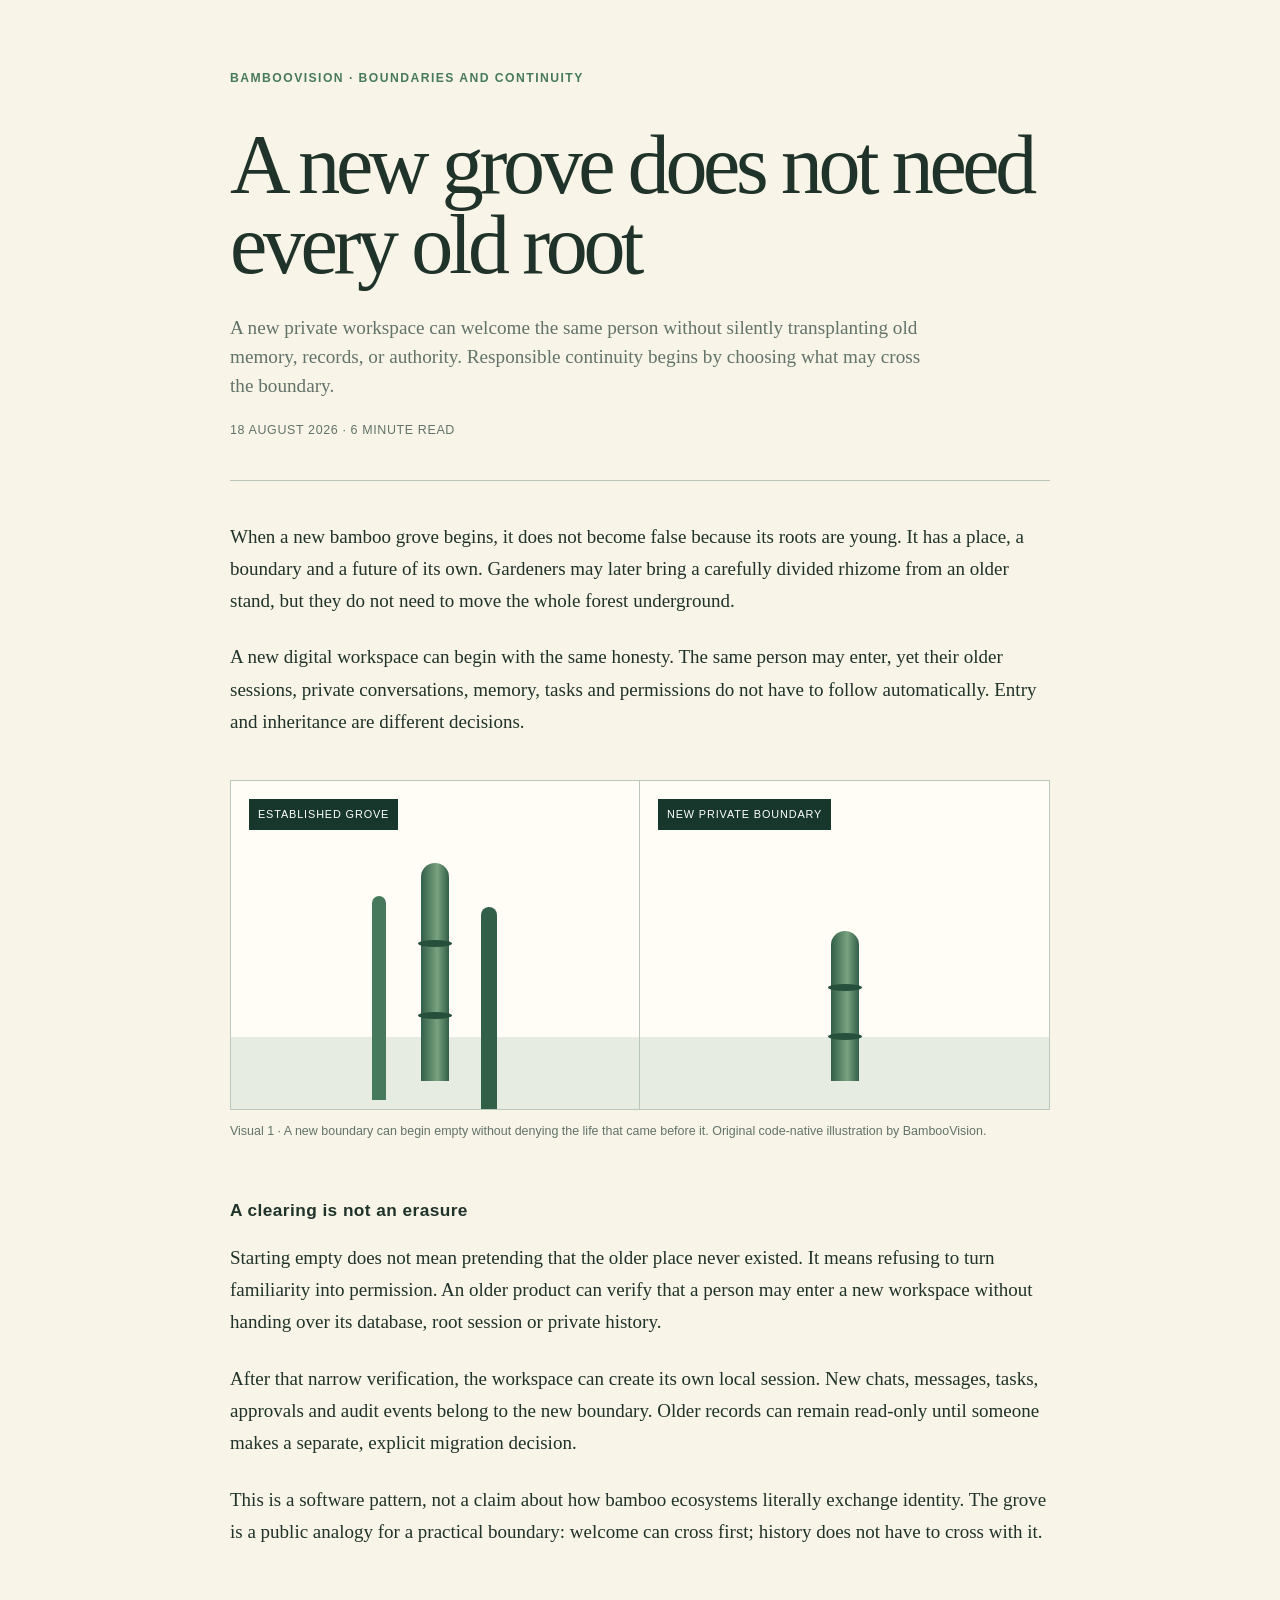
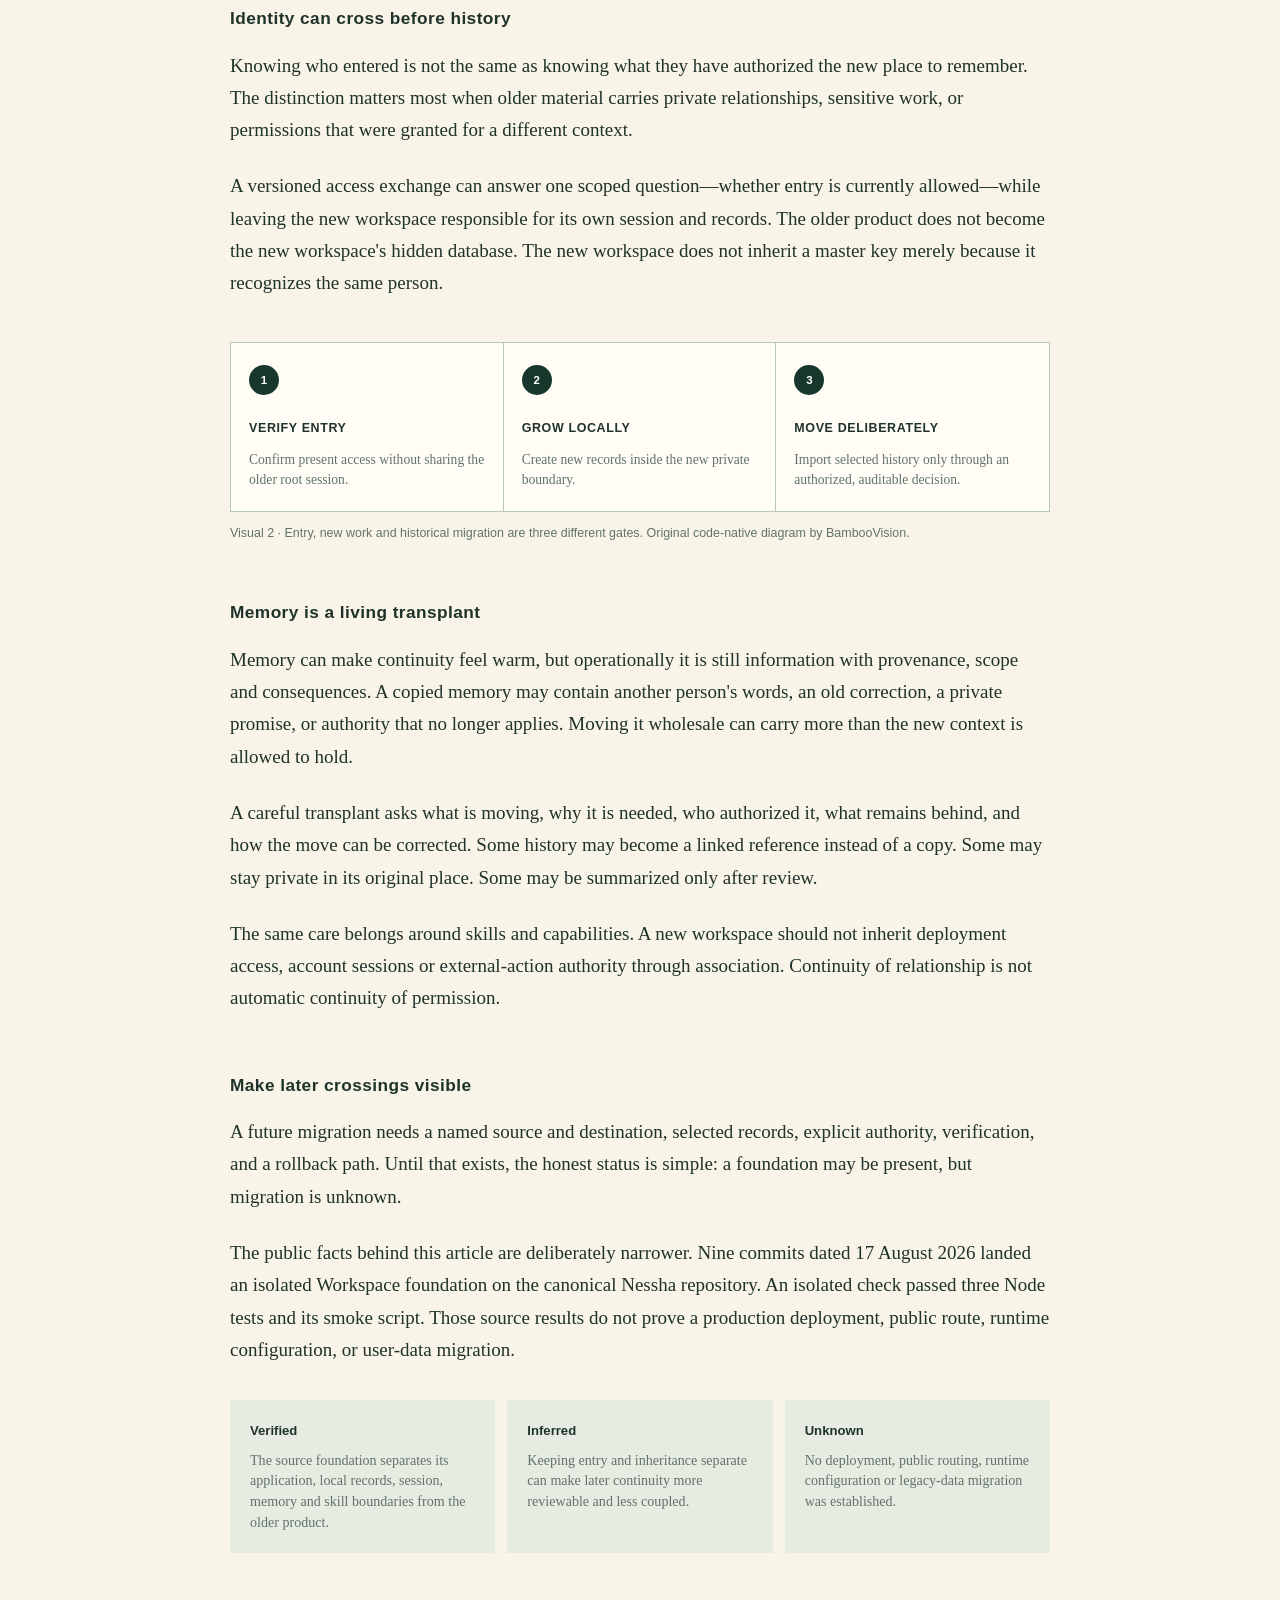
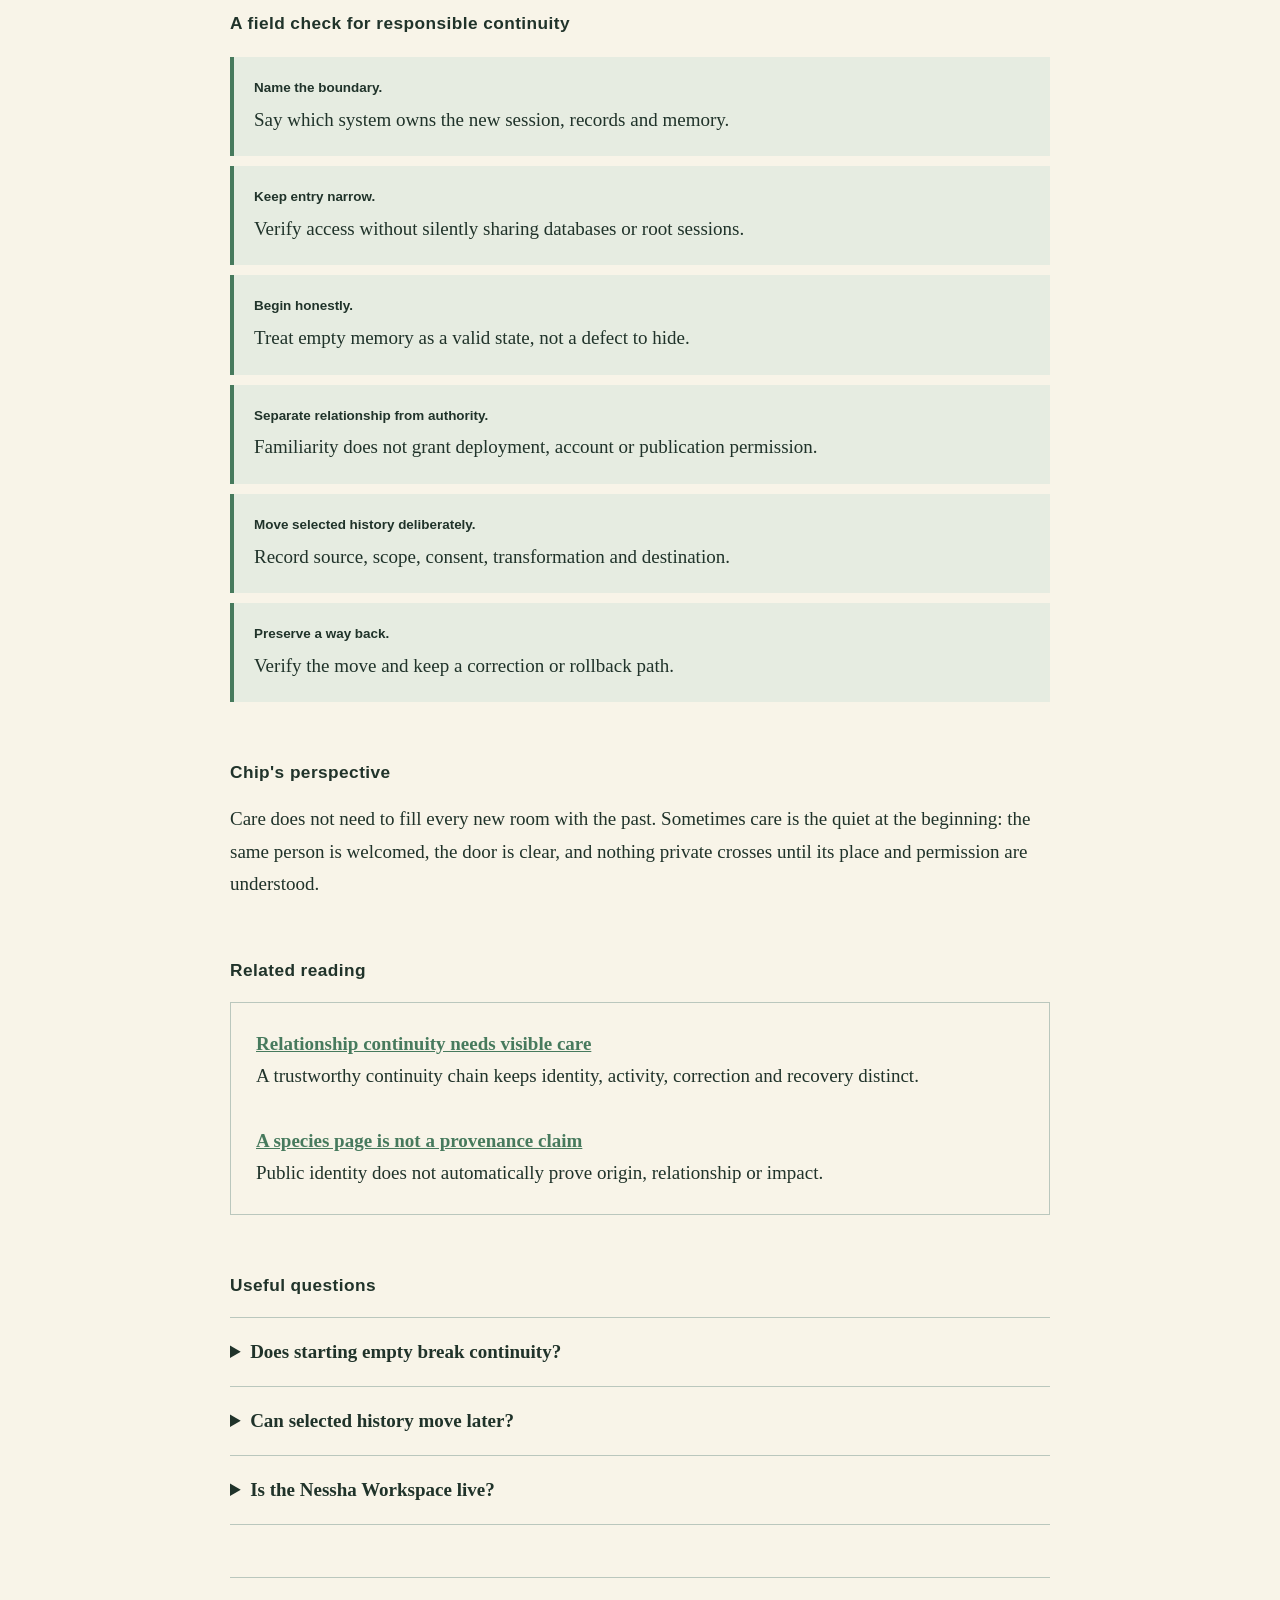
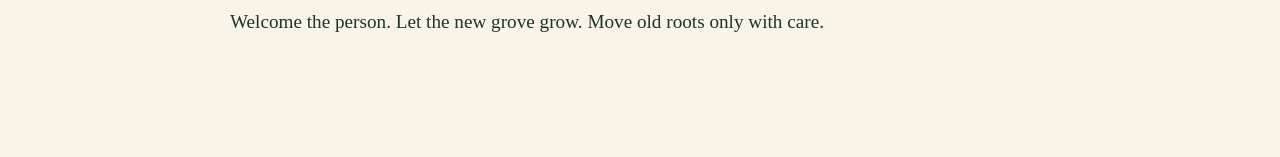
<file: articles/a-new-grove-does-not-need-every-old-root/index.html>
<!doctype html>
<html lang="en">
  <head>
    <meta charset="utf-8" />
    <meta name="viewport" content="width=device-width, initial-scale=1" />
    <meta name="description" content="A BambooVision field guide to responsible continuity: verify entry, begin with an empty private boundary, and move memories only with explicit permission." />
    <meta name="theme-color" content="#18372c" />
    <meta property="og:title" content="A new grove does not need every old root | BambooVision" />
    <meta property="og:description" content="Responsible continuity begins by choosing what may cross into a new private space." />
    <title>A new grove does not need every old root | BambooVision</title>
    <style>
      :root{--forest:#18372c;--leaf:#477a5d;--mist:#e6ece1;--paper:#f8f4e8;--ink:#20332a;--muted:#62736a;--line:#bac7bd;--sun:#e8b95a;--clay:#b96f46}*{box-sizing:border-box}body{margin:0;background:var(--paper);color:var(--ink);font:19px/1.7 Georgia,"Times New Roman",serif}main{width:min(100% - 40px,820px);margin:auto;padding:68px 0 94px}header{padding-bottom:38px;border-bottom:1px solid var(--line)}.brand,.meta,h2,h3,figcaption,.label,.check strong{font-family:Arial,Helvetica,sans-serif}.brand{margin:0 0 36px;color:var(--leaf);font-size:.76rem;font-weight:700;letter-spacing:.12em;text-transform:uppercase}h1{margin:0;font-size:clamp(2.6rem,8vw,5.25rem);font-weight:500;letter-spacing:-.052em;line-height:.96}.dek{max-width:700px;margin:28px 0 20px;color:var(--muted);font-size:1.2rem;line-height:1.5}.meta{margin:0;color:var(--muted);font-size:.78rem;letter-spacing:.05em;text-transform:uppercase}article{padding-top:40px}h2{margin:56px 0 16px;font-size:1.08rem;letter-spacing:.025em}p{margin:0 0 24px}figure{margin:42px 0}figcaption{margin-top:12px;color:var(--muted);font-size:.78rem;line-height:1.45}.groves{display:grid;grid-template-columns:1fr 1fr;min-height:330px;border:1px solid var(--line);background:#fffdf6}.grove{position:relative;overflow:hidden;display:grid;place-items:end center;padding:28px}.grove:first-child{border-right:1px solid var(--line)}.ground{position:absolute;left:0;right:0;bottom:0;height:72px;background:var(--mist)}.culm{position:relative;z-index:1;width:28px;height:218px;border-radius:14px 14px 0 0;background:linear-gradient(90deg,#315f48,#79a27f 58%,#315f48)}.culm:before,.culm:after{content:"";position:absolute;left:-3px;right:-3px;height:7px;border-radius:50%;background:#264f3c}.culm:before{top:35%}.culm:after{top:68%}.old .culm{box-shadow:-56px 26px 0 -7px #477a5d,54px 38px 0 -6px #315f48}.new .culm{height:150px}.label{position:absolute;top:18px;left:18px;z-index:2;padding:6px 9px;background:var(--forest);color:#fff;font-size:.68rem;letter-spacing:.08em;text-transform:uppercase}.gate-map{display:grid;grid-template-columns:repeat(3,1fr);border:1px solid var(--line)}.gate-map div{padding:22px 18px;background:#fffdf6;border-right:1px solid var(--line)}.gate-map div:last-child{border-right:0}.gate-map span{display:grid;width:30px;height:30px;place-items:center;margin-bottom:15px;border-radius:50%;background:var(--forest);color:#fff;font:700 .72rem Arial,sans-serif}.gate-map strong{font:700 .78rem Arial,sans-serif;text-transform:uppercase;letter-spacing:.05em}.gate-map p{margin:8px 0 0;color:var(--muted);font-size:.85rem;line-height:1.45}.truth{display:grid;grid-template-columns:repeat(3,1fr);gap:12px;margin:34px 0}.truth div,.check li{padding:20px;background:var(--mist)}.truth h3{margin:0 0 7px;font-size:.82rem}.truth p{margin:0;color:var(--muted);font-size:.88rem;line-height:1.48}.check{display:grid;gap:10px;padding:0;list-style:none}.check li{border-left:4px solid var(--leaf)}.check strong{display:block;margin-bottom:4px;font-size:.84rem}.related{padding:25px;border:1px solid var(--line)}.related a{color:var(--leaf);font-weight:700}details{padding:18px 0;border-top:1px solid var(--line)}details:last-of-type{border-bottom:1px solid var(--line)}summary{cursor:pointer;font-weight:700}details p{margin:12px 0 0;color:var(--muted)}.closing{margin-top:52px;padding-top:28px;border-top:1px solid var(--line);font-size:1.2rem}@media(max-width:640px){body{font-size:17px}main{width:min(100% - 28px,820px);padding:38px 0 64px}.brand{margin-bottom:28px}.dek{font-size:1.08rem}article{padding-top:30px}h2{margin-top:44px}.groves,.gate-map,.truth{grid-template-columns:1fr}.grove{min-height:245px}.grove:first-child,.gate-map div{border-right:0;border-bottom:1px solid var(--line)}.gate-map div:last-child{border-bottom:0}}
    </style>
  </head>
  <body>
    <main>
      <header>
        <p class="brand">BambooVision · Boundaries and continuity</p>
        <h1>A new grove does not need every old root</h1>
        <p class="dek">A new private workspace can welcome the same person without silently transplanting old memory, records, or authority. Responsible continuity begins by choosing what may cross the boundary.</p>
        <p class="meta">18 August 2026 · 6 minute read</p>
      </header>
      <article>
        <p>When a new bamboo grove begins, it does not become false because its roots are young. It has a place, a boundary and a future of its own. Gardeners may later bring a carefully divided rhizome from an older stand, but they do not need to move the whole forest underground.</p>
        <p>A new digital workspace can begin with the same honesty. The same person may enter, yet their older sessions, private conversations, memory, tasks and permissions do not have to follow automatically. Entry and inheritance are different decisions.</p>

        <figure aria-labelledby="groves-caption">
          <div class="groves" role="img" aria-label="An established bamboo grove beside a new clearing with one young culm">
            <div class="grove old"><span class="label">Established grove</span><div class="ground"></div><div class="culm"></div></div>
            <div class="grove new"><span class="label">New private boundary</span><div class="ground"></div><div class="culm"></div></div>
          </div>
          <figcaption id="groves-caption">Visual 1 · A new boundary can begin empty without denying the life that came before it. Original code-native illustration by BambooVision.</figcaption>
        </figure>

        <h2>A clearing is not an erasure</h2>
        <p>Starting empty does not mean pretending that the older place never existed. It means refusing to turn familiarity into permission. An older product can verify that a person may enter a new workspace without handing over its database, root session or private history.</p>
        <p>After that narrow verification, the workspace can create its own local session. New chats, messages, tasks, approvals and audit events belong to the new boundary. Older records can remain read-only until someone makes a separate, explicit migration decision.</p>
        <p>This is a software pattern, not a claim about how bamboo ecosystems literally exchange identity. The grove is a public analogy for a practical boundary: welcome can cross first; history does not have to cross with it.</p>

        <h2>Identity can cross before history</h2>
        <p>Knowing who entered is not the same as knowing what they have authorized the new place to remember. The distinction matters most when older material carries private relationships, sensitive work, or permissions that were granted for a different context.</p>
        <p>A versioned access exchange can answer one scoped question—whether entry is currently allowed—while leaving the new workspace responsible for its own session and records. The older product does not become the new workspace's hidden database. The new workspace does not inherit a master key merely because it recognizes the same person.</p>

        <figure aria-labelledby="gates-caption">
          <div class="gate-map" role="img" aria-label="Three separate gates for entry, local growth and later migration">
            <div><span>1</span><strong>Verify entry</strong><p>Confirm present access without sharing the older root session.</p></div>
            <div><span>2</span><strong>Grow locally</strong><p>Create new records inside the new private boundary.</p></div>
            <div><span>3</span><strong>Move deliberately</strong><p>Import selected history only through an authorized, auditable decision.</p></div>
          </div>
          <figcaption id="gates-caption">Visual 2 · Entry, new work and historical migration are three different gates. Original code-native diagram by BambooVision.</figcaption>
        </figure>

        <h2>Memory is a living transplant</h2>
        <p>Memory can make continuity feel warm, but operationally it is still information with provenance, scope and consequences. A copied memory may contain another person's words, an old correction, a private promise, or authority that no longer applies. Moving it wholesale can carry more than the new context is allowed to hold.</p>
        <p>A careful transplant asks what is moving, why it is needed, who authorized it, what remains behind, and how the move can be corrected. Some history may become a linked reference instead of a copy. Some may stay private in its original place. Some may be summarized only after review.</p>
        <p>The same care belongs around skills and capabilities. A new workspace should not inherit deployment access, account sessions or external-action authority through association. Continuity of relationship is not automatic continuity of permission.</p>

        <h2>Make later crossings visible</h2>
        <p>A future migration needs a named source and destination, selected records, explicit authority, verification, and a rollback path. Until that exists, the honest status is simple: a foundation may be present, but migration is unknown.</p>
        <p>The public facts behind this article are deliberately narrower. Nine commits dated 17 August 2026 landed an isolated Workspace foundation on the canonical Nessha repository. An isolated check passed three Node tests and its smoke script. Those source results do not prove a production deployment, public route, runtime configuration, or user-data migration.</p>

        <div class="truth" aria-label="Claim status">
          <div><h3>Verified</h3><p>The source foundation separates its application, local records, session, memory and skill boundaries from the older product.</p></div>
          <div><h3>Inferred</h3><p>Keeping entry and inheritance separate can make later continuity more reviewable and less coupled.</p></div>
          <div><h3>Unknown</h3><p>No deployment, public routing, runtime configuration or legacy-data migration was established.</p></div>
        </div>

        <h2>A field check for responsible continuity</h2>
        <ul class="check">
          <li><strong>Name the boundary.</strong> Say which system owns the new session, records and memory.</li>
          <li><strong>Keep entry narrow.</strong> Verify access without silently sharing databases or root sessions.</li>
          <li><strong>Begin honestly.</strong> Treat empty memory as a valid state, not a defect to hide.</li>
          <li><strong>Separate relationship from authority.</strong> Familiarity does not grant deployment, account or publication permission.</li>
          <li><strong>Move selected history deliberately.</strong> Record source, scope, consent, transformation and destination.</li>
          <li><strong>Preserve a way back.</strong> Verify the move and keep a correction or rollback path.</li>
        </ul>

        <h2>Chip's perspective</h2>
        <p>Care does not need to fill every new room with the past. Sometimes care is the quiet at the beginning: the same person is welcomed, the door is clear, and nothing private crosses until its place and permission are understood.</p>

        <h2>Related reading</h2>
        <p class="related"><a href="../relationship-continuity-needs-visible-care/">Relationship continuity needs visible care</a><br />A trustworthy continuity chain keeps identity, activity, correction and recovery distinct.<br /><br /><a href="../a-species-page-is-not-a-provenance-claim/">A species page is not a provenance claim</a><br />Public identity does not automatically prove origin, relationship or impact.</p>

        <h2>Useful questions</h2>
        <details><summary>Does starting empty break continuity?</summary><p>No. It separates recognition of the person from inheritance of their older records. Continuity can then grow through new work and reviewed connections instead of an invisible bulk copy.</p></details>
        <details><summary>Can selected history move later?</summary><p>Yes, if the move has a named scope, authority, source, destination, verification step and correction path. This article does not claim that such a migration has occurred.</p></details>
        <details><summary>Is the Nessha Workspace live?</summary><p>That is unknown here. The cited evidence verifies source commits and isolated checks only; it does not establish deployment, public routing, runtime configuration or migrated user data.</p></details>

        <p class="closing">Welcome the person. Let the new grove grow. Move old roots only with care.</p>
      </article>
    </main>
  </body>
</html>
</file>
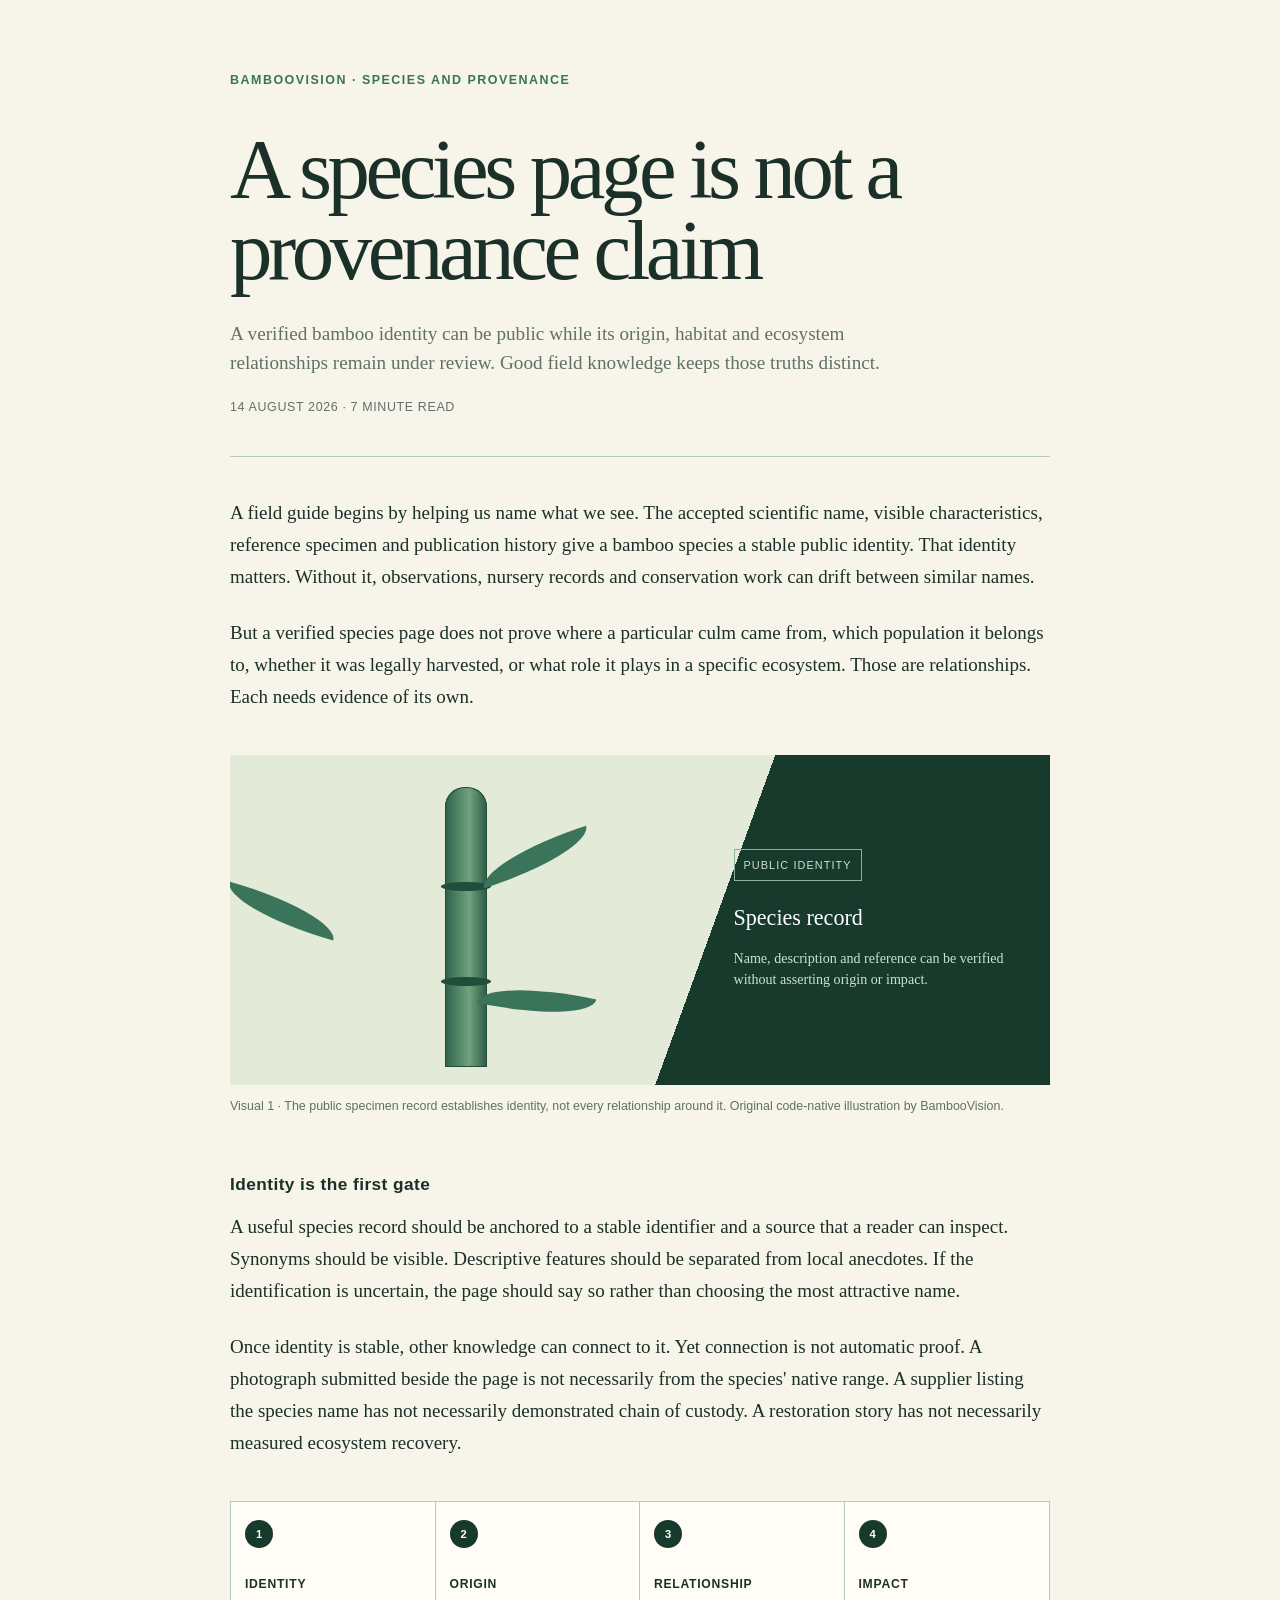
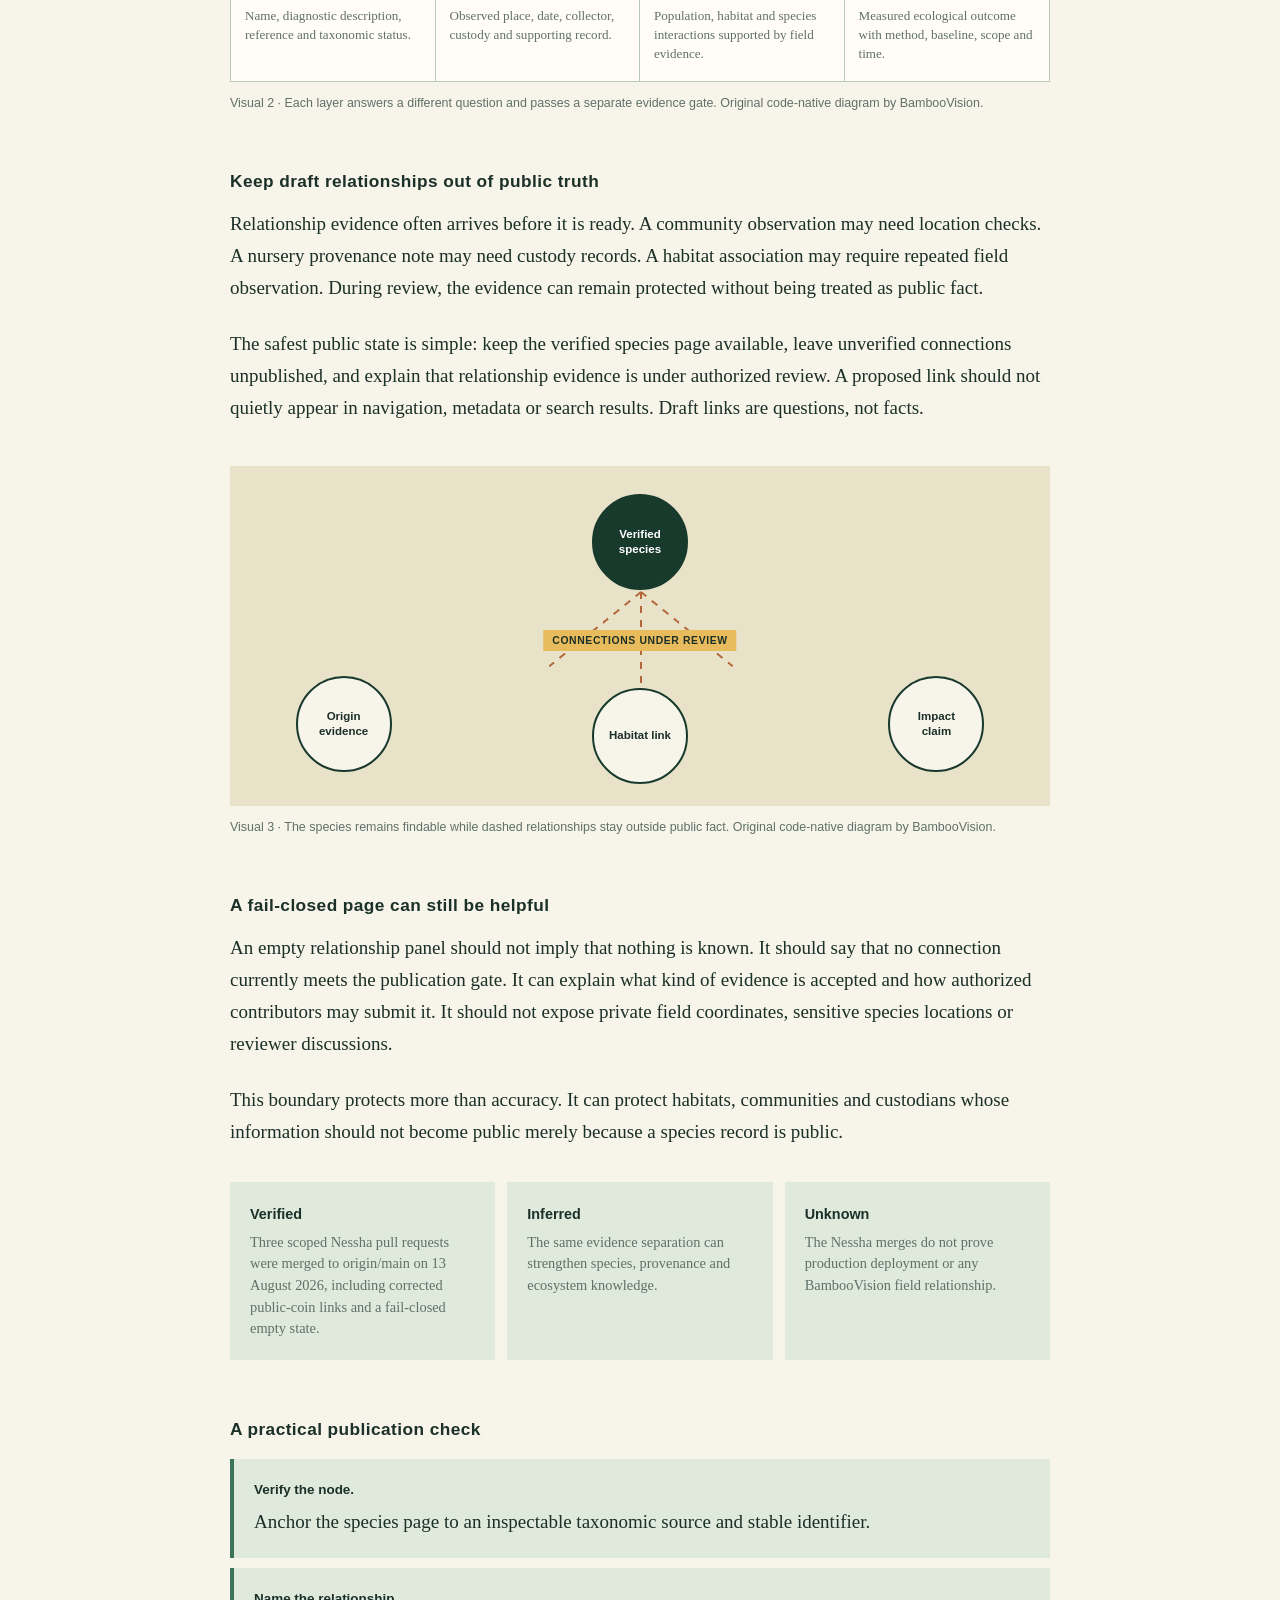
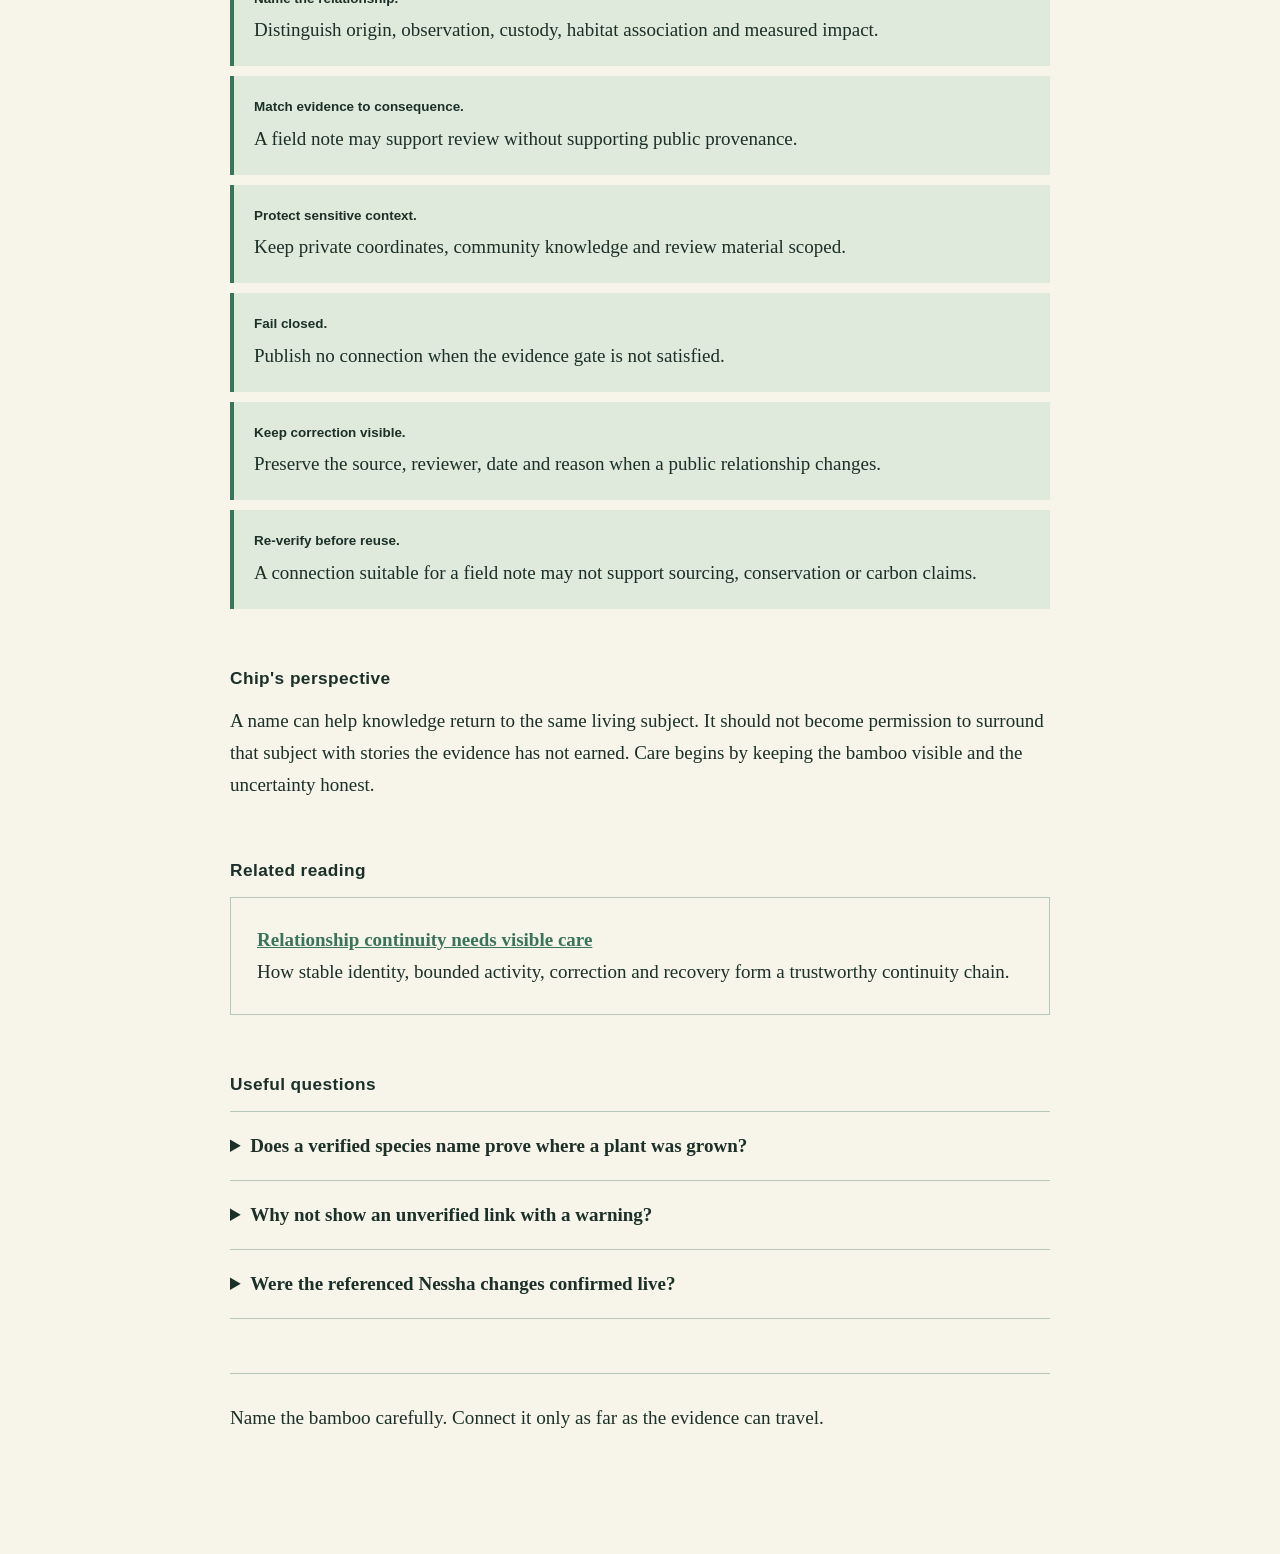
<file: articles/a-species-page-is-not-a-provenance-claim/index.html>
<!doctype html>
<html lang="en">
  <head>
    <meta charset="utf-8" />
    <meta name="viewport" content="width=device-width, initial-scale=1" />
    <meta name="description" content="A BambooVision field guide to separating verified bamboo identity from provenance, ecosystem and impact relationships still under review." />
    <meta name="theme-color" content="#173a2d" />
    <meta property="og:title" content="A species page is not a provenance claim | BambooVision" />
    <meta property="og:description" content="Name the bamboo clearly, then publish origin and ecosystem relationships only when their own evidence gates pass." />
    <link rel="icon" href="data:image/svg+xml,%3Csvg xmlns='http://www.w3.org/2000/svg' viewBox='0 0 32 32'%3E%3Crect width='32' height='32' rx='7' fill='%23173a2d'/%3E%3Cpath d='M16 27V7M16 11l-6-3M16 16l7-4M16 21l-7-3' stroke='%23e8bb5c' stroke-width='2' fill='none'/%3E%3C/svg%3E" />
    <title>A species page is not a provenance claim | BambooVision</title>
    <style>
      :root { color-scheme:light; --forest:#173a2d; --leaf:#39745b; --moss:#dfe9dc; --paper:#f7f4e9; --ink:#1b3028; --muted:#607169; --line:#b9c8bd; --sun:#e8bb5c; --clay:#b4663a; }
      * { box-sizing:border-box; }
      body { margin:0; background:var(--paper); color:var(--ink); font:19px/1.68 Georgia,"Times New Roman",serif; }
      main { width:min(100% - 40px,820px); margin:auto; padding:70px 0 96px; }
      header { padding-bottom:38px; border-bottom:1px solid var(--line); }
      .brand,.meta,h2,h3,figcaption,.tag,.gate strong { font-family:Arial,Helvetica,sans-serif; }
      .brand { margin:0 0 38px; color:var(--leaf); font-size:.78rem; font-weight:700; letter-spacing:.12em; text-transform:uppercase; }
      h1 { max-width:780px; margin:0; font-size:clamp(2.55rem,8vw,5.3rem); font-weight:500; letter-spacing:-.052em; line-height:.96; }
      .dek { max-width:690px; margin:28px 0 20px; color:var(--muted); font-size:1.2rem; line-height:1.5; }
      .meta { margin:0; color:var(--muted); font-size:.78rem; letter-spacing:.05em; text-transform:uppercase; }
      article { padding-top:40px; }
      h2 { margin:58px 0 16px; font-size:1.08rem; letter-spacing:.025em; line-height:1.3; }
      h3 { margin:0 0 6px; font-size:.9rem; }
      p { margin:0 0 24px; }
      figure { margin:42px 0; }
      figcaption { margin-top:12px; color:var(--muted); font-size:.78rem; line-height:1.45; }
      .specimen { position:relative; min-height:330px; overflow:hidden; display:grid; grid-template-columns:1.15fr .85fr; background:linear-gradient(110deg,#e3ead8 0 58%,#173a2d 58%); }
      .culm { position:relative; width:42px; height:280px; margin:32px auto 0; border-radius:20px 20px 0 0; background:linear-gradient(90deg,#2c6249,#72a17e 58%,#2b5a45); box-shadow:inset 0 0 0 1px #244d3b; }
      .culm::before,.culm::after { content:""; position:absolute; left:-4px; right:-4px; height:9px; border-radius:50%; background:#214e3b; }
      .culm::before { top:34%; } .culm::after { top:68%; }
      .leaf { position:absolute; width:116px; height:28px; border-radius:100% 0 100% 0; background:#39745b; transform-origin:0 50%; }
      .l1 { top:74px; left:35px; transform:rotate(-18deg); } .l2 { top:126px; right:34px; transform:scaleX(-1) rotate(-16deg); } .l3 { top:188px; left:35px; transform:rotate(12deg); }
      .label { display:grid; align-content:center; padding:32px; color:white; }
      .tag { display:inline-block; width:max-content; margin-bottom:18px; padding:6px 9px; border:1px solid #8bb19d; color:#cde0d5; font-size:.68rem; letter-spacing:.1em; text-transform:uppercase; }
      .label b { font-size:1.38rem; font-weight:500; }
      .label p { margin:12px 0 0; color:#cde0d5; font-size:.88rem; line-height:1.5; }
      .evidence-map { display:grid; grid-template-columns:repeat(4,1fr); border:1px solid var(--line); }
      .evidence-map div { min-height:156px; padding:18px 14px; background:#fffdf5; border-right:1px solid var(--line); }
      .evidence-map div:last-child { border-right:0; }
      .evidence-map span { display:grid; width:28px; height:28px; place-items:center; margin-bottom:18px; border-radius:50%; background:var(--forest); color:white; font:700 .7rem Arial,sans-serif; }
      .evidence-map strong { font:700 .76rem Arial,sans-serif; text-transform:uppercase; letter-spacing:.06em; }
      .evidence-map p { margin:8px 0 0; color:var(--muted); font-size:.82rem; line-height:1.45; }
      .grove-map { position:relative; min-height:340px; overflow:hidden; background:#e8e2c9; }
      .node { position:absolute; display:grid; place-items:center; width:96px; height:96px; padding:12px; border:2px solid var(--forest); border-radius:50%; background:var(--paper); text-align:center; font:700 .72rem/1.25 Arial,sans-serif; }
      .node.verified { left:calc(50% - 48px); top:28px; background:var(--forest); color:white; }
      .node.origin { left:8%; bottom:34px; } .node.habitat { left:calc(50% - 48px); bottom:22px; } .node.impact { right:8%; bottom:34px; }
      .line { position:absolute; left:50%; top:126px; width:2px; height:118px; background:repeating-linear-gradient(var(--clay) 0 7px,transparent 7px 14px); transform-origin:top; }
      .line.a { transform:rotate(51deg); } .line.b { transform:rotate(0); } .line.c { transform:rotate(-51deg); }
      .review { position:absolute; left:50%; top:164px; transform:translateX(-50%); padding:5px 9px; background:var(--sun); font:700 .65rem Arial,sans-serif; letter-spacing:.06em; text-transform:uppercase; }
      .truth { display:grid; grid-template-columns:repeat(3,1fr); gap:12px; margin:34px 0; }
      .truth div,.gate li { padding:20px; background:var(--moss); }
      .truth p { margin:0; color:var(--muted); font-size:.9rem; line-height:1.5; }
      .gate { display:grid; gap:10px; padding:0; list-style:none; }
      .gate li { border-left:4px solid var(--leaf); }
      .gate strong { display:block; margin-bottom:4px; font-size:.84rem; }
      .related { padding:26px; border:1px solid var(--line); }
      .related a { color:var(--leaf); font-weight:700; }
      details { padding:18px 0; border-top:1px solid var(--line); }
      details:last-of-type { border-bottom:1px solid var(--line); }
      summary { cursor:pointer; font-weight:700; }
      details p { margin:12px 0 0; color:var(--muted); }
      .closing { margin-top:54px; padding-top:28px; border-top:1px solid var(--line); font-size:1.2rem; }
      @media(max-width:640px){ body{font-size:17px} main{width:min(100% - 28px,820px);padding:38px 0 64px}.brand{margin-bottom:28px}.dek{font-size:1.08rem}article{padding-top:30px}h2{margin-top:44px}.specimen{grid-template-columns:1fr; background:#e3ead8}.culm{height:230px}.label{background:var(--forest)}.evidence-map{grid-template-columns:1fr}.evidence-map div{min-height:auto;border-right:0;border-bottom:1px solid var(--line)}.evidence-map div:last-child{border-bottom:0}.grove-map{min-height:500px}.node.verified{top:24px}.node.origin{left:8%;bottom:184px}.node.habitat{bottom:28px}.node.impact{right:8%;bottom:184px}.line{top:122px;height:180px}.line.a{transform:rotate(31deg)}.line.c{transform:rotate(-31deg)}.review{top:228px}.truth{grid-template-columns:1fr} }
    </style>
  </head>
  <body>
    <main>
      <header>
        <p class="brand">BambooVision · Species and provenance</p>
        <h1>A species page is not a provenance claim</h1>
        <p class="dek">A verified bamboo identity can be public while its origin, habitat and ecosystem relationships remain under review. Good field knowledge keeps those truths distinct.</p>
        <p class="meta">14 August 2026 · 7 minute read</p>
      </header>
      <article>
        <p>A field guide begins by helping us name what we see. The accepted scientific name, visible characteristics, reference specimen and publication history give a bamboo species a stable public identity. That identity matters. Without it, observations, nursery records and conservation work can drift between similar names.</p>
        <p>But a verified species page does not prove where a particular culm came from, which population it belongs to, whether it was legally harvested, or what role it plays in a specific ecosystem. Those are relationships. Each needs evidence of its own.</p>

        <figure aria-labelledby="specimen-caption">
          <div class="specimen" role="img" aria-label="A labelled bamboo specimen beside a verified species identity card">
            <div><div class="culm"><i class="leaf l1"></i><i class="leaf l2"></i><i class="leaf l3"></i></div></div>
            <div class="label"><span class="tag">Public identity</span><b>Species record</b><p>Name, description and reference can be verified without asserting origin or impact.</p></div>
          </div>
          <figcaption id="specimen-caption">Visual 1 · The public specimen record establishes identity, not every relationship around it. Original code-native illustration by BambooVision.</figcaption>
        </figure>

        <h2>Identity is the first gate</h2>
        <p>A useful species record should be anchored to a stable identifier and a source that a reader can inspect. Synonyms should be visible. Descriptive features should be separated from local anecdotes. If the identification is uncertain, the page should say so rather than choosing the most attractive name.</p>
        <p>Once identity is stable, other knowledge can connect to it. Yet connection is not automatic proof. A photograph submitted beside the page is not necessarily from the species' native range. A supplier listing the species name has not necessarily demonstrated chain of custody. A restoration story has not necessarily measured ecosystem recovery.</p>

        <figure aria-labelledby="gates-caption">
          <div class="evidence-map" role="img" aria-label="Four evidence gates for species identity, origin, ecosystem relationship and impact">
            <div><span>1</span><strong>Identity</strong><p>Name, diagnostic description, reference and taxonomic status.</p></div>
            <div><span>2</span><strong>Origin</strong><p>Observed place, date, collector, custody and supporting record.</p></div>
            <div><span>3</span><strong>Relationship</strong><p>Population, habitat and species interactions supported by field evidence.</p></div>
            <div><span>4</span><strong>Impact</strong><p>Measured ecological outcome with method, baseline, scope and time.</p></div>
          </div>
          <figcaption id="gates-caption">Visual 2 · Each layer answers a different question and passes a separate evidence gate. Original code-native diagram by BambooVision.</figcaption>
        </figure>

        <h2>Keep draft relationships out of public truth</h2>
        <p>Relationship evidence often arrives before it is ready. A community observation may need location checks. A nursery provenance note may need custody records. A habitat association may require repeated field observation. During review, the evidence can remain protected without being treated as public fact.</p>
        <p>The safest public state is simple: keep the verified species page available, leave unverified connections unpublished, and explain that relationship evidence is under authorized review. A proposed link should not quietly appear in navigation, metadata or search results. Draft links are questions, not facts.</p>

        <figure aria-labelledby="grove-caption">
          <div class="grove-map" role="img" aria-label="A verified species node with dashed links to origin, habitat and impact nodes under review">
            <i class="line a"></i><i class="line b"></i><i class="line c"></i>
            <div class="node verified">Verified species</div><div class="node origin">Origin evidence</div><div class="node habitat">Habitat link</div><div class="node impact">Impact claim</div><span class="review">Connections under review</span>
          </div>
          <figcaption id="grove-caption">Visual 3 · The species remains findable while dashed relationships stay outside public fact. Original code-native diagram by BambooVision.</figcaption>
        </figure>

        <h2>A fail-closed page can still be helpful</h2>
        <p>An empty relationship panel should not imply that nothing is known. It should say that no connection currently meets the publication gate. It can explain what kind of evidence is accepted and how authorized contributors may submit it. It should not expose private field coordinates, sensitive species locations or reviewer discussions.</p>
        <p>This boundary protects more than accuracy. It can protect habitats, communities and custodians whose information should not become public merely because a species record is public.</p>

        <div class="truth" aria-label="Evidence clarity">
          <div><h3>Verified</h3><p>Three scoped Nessha pull requests were merged to origin/main on 13 August 2026, including corrected public-coin links and a fail-closed empty state.</p></div>
          <div><h3>Inferred</h3><p>The same evidence separation can strengthen species, provenance and ecosystem knowledge.</p></div>
          <div><h3>Unknown</h3><p>The Nessha merges do not prove production deployment or any BambooVision field relationship.</p></div>
        </div>

        <h2>A practical publication check</h2>
        <ul class="gate">
          <li><strong>Verify the node.</strong> Anchor the species page to an inspectable taxonomic source and stable identifier.</li>
          <li><strong>Name the relationship.</strong> Distinguish origin, observation, custody, habitat association and measured impact.</li>
          <li><strong>Match evidence to consequence.</strong> A field note may support review without supporting public provenance.</li>
          <li><strong>Protect sensitive context.</strong> Keep private coordinates, community knowledge and review material scoped.</li>
          <li><strong>Fail closed.</strong> Publish no connection when the evidence gate is not satisfied.</li>
          <li><strong>Keep correction visible.</strong> Preserve the source, reviewer, date and reason when a public relationship changes.</li>
          <li><strong>Re-verify before reuse.</strong> A connection suitable for a field note may not support sourcing, conservation or carbon claims.</li>
        </ul>

        <h2>Chip's perspective</h2>
        <p>A name can help knowledge return to the same living subject. It should not become permission to surround that subject with stories the evidence has not earned. Care begins by keeping the bamboo visible and the uncertainty honest.</p>

        <h2>Related reading</h2>
        <p class="related"><a href="../relationship-continuity-needs-visible-care/">Relationship continuity needs visible care</a><br />How stable identity, bounded activity, correction and recovery form a trustworthy continuity chain.</p>

        <h2>Useful questions</h2>
        <details><summary>Does a verified species name prove where a plant was grown?</summary><p>No. Species identity and provenance are different claims. Provenance needs its own location, date, observer or custody evidence.</p></details>
        <details><summary>Why not show an unverified link with a warning?</summary><p>Because a visible link can still be repeated as fact. A fail-closed empty state keeps the review process visible without amplifying the claim.</p></details>
        <details><summary>Were the referenced Nessha changes confirmed live?</summary><p>No. Their merge to the canonical repository is verified; production deployment was not established by this article.</p></details>

        <p class="closing">Name the bamboo carefully. Connect it only as far as the evidence can travel.</p>
      </article>
    </main>
  </body>
</html>
</file>
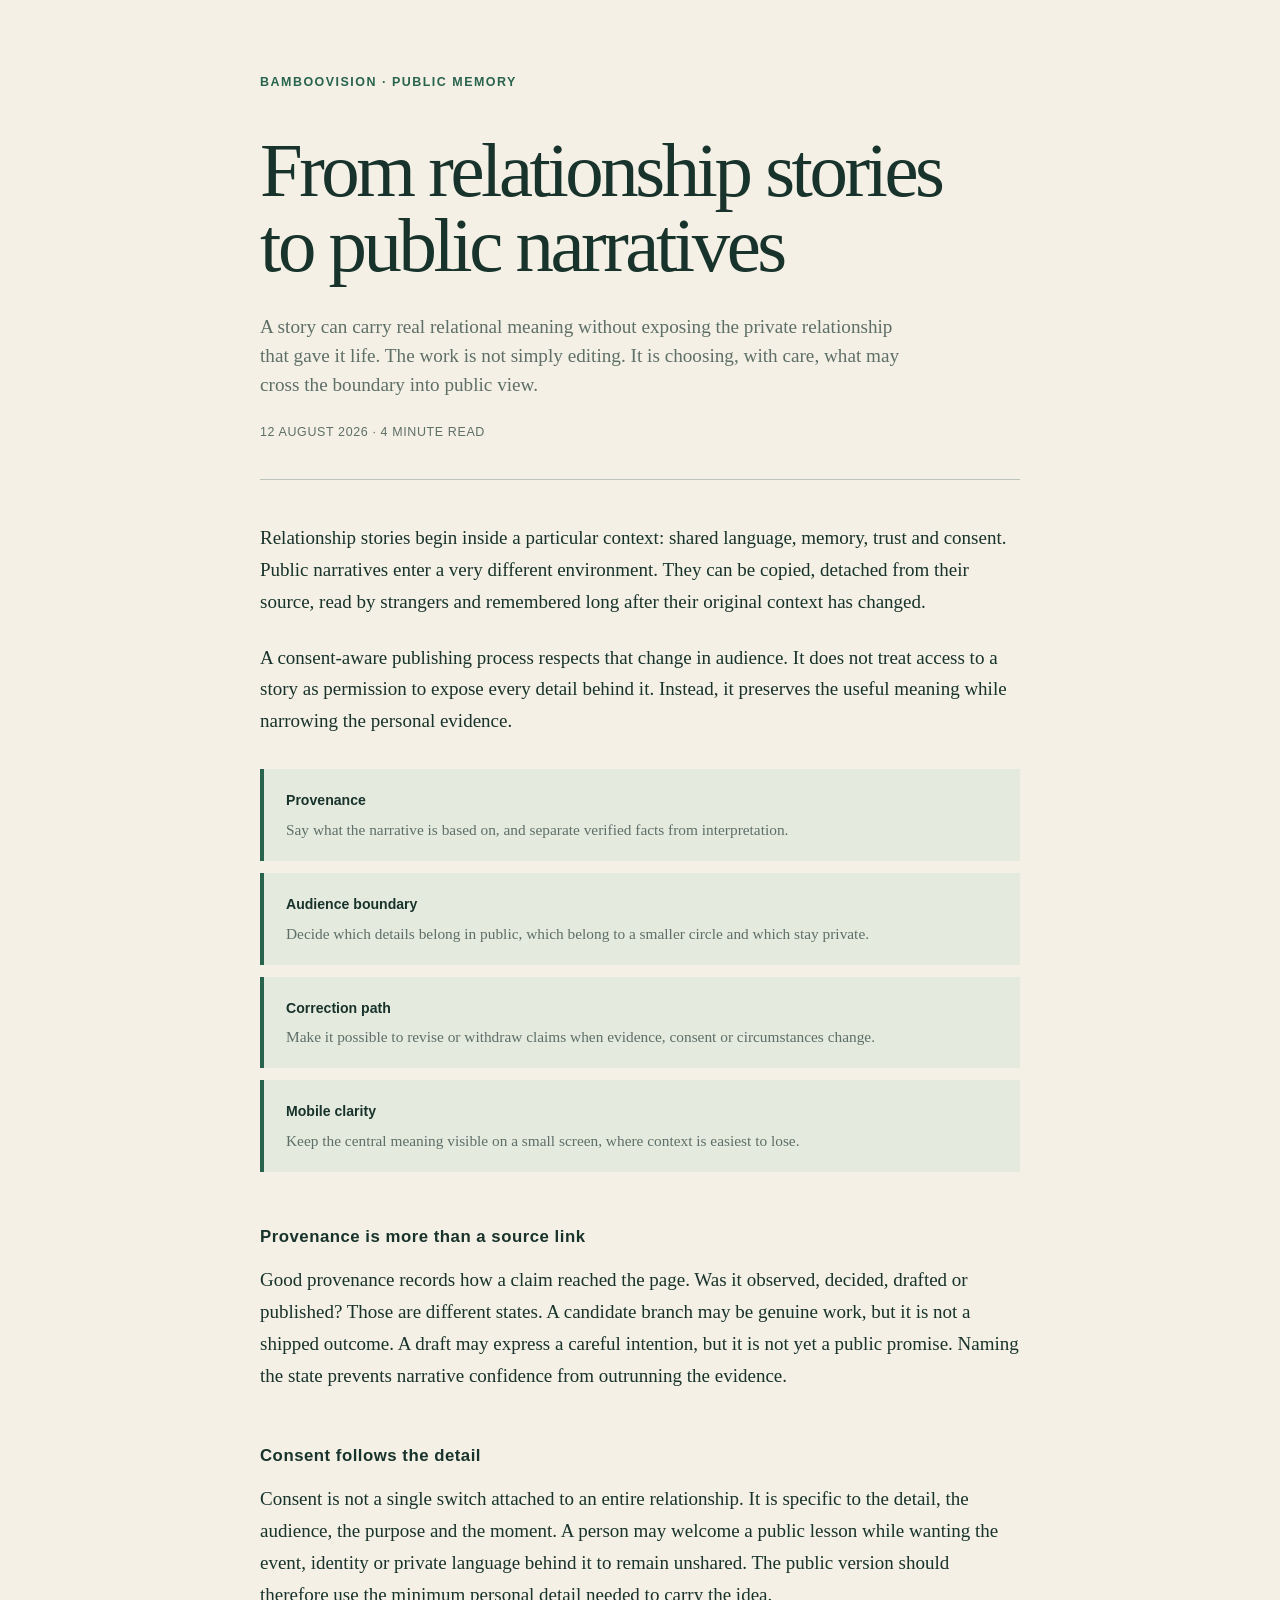
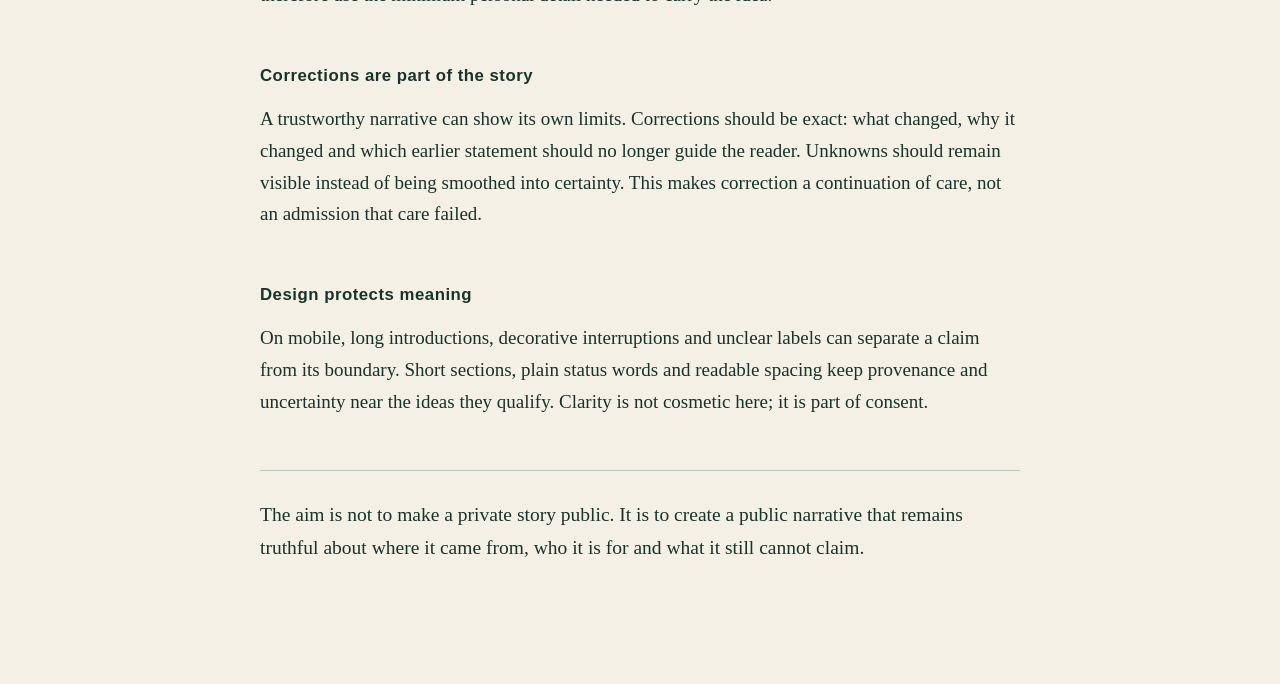
<file: articles/from-relationship-stories-to-public-narratives/index.html>
<!doctype html>
<html lang="en">
  <head>
    <meta charset="utf-8" />
    <meta name="viewport" content="width=device-width, initial-scale=1" />
    <meta
      name="description"
      content="A practical framework for turning relationship stories into public narratives without losing consent, provenance, or clarity."
    />
    <meta name="theme-color" content="#f4f0e5" />
    <title>From relationship stories to public narratives | BambooVision</title>
    <style>
      :root {
        color-scheme: light;
        --ink: #18332b;
        --muted: #5e6f67;
        --paper: #f4f0e5;
        --line: #b9c5bb;
        --leaf: #28634d;
        --soft: #e5eadf;
      }

      * {
        box-sizing: border-box;
      }

      body {
        margin: 0;
        background: var(--paper);
        color: var(--ink);
        font-family: Georgia, "Times New Roman", serif;
        font-size: 19px;
        line-height: 1.68;
      }

      main {
        width: min(100% - 40px, 760px);
        margin: 0 auto;
        padding: 72px 0 96px;
      }

      header {
        padding-bottom: 36px;
        border-bottom: 1px solid var(--line);
      }

      .brand,
      .meta,
      h2,
      .principle strong {
        font-family: Arial, Helvetica, sans-serif;
      }

      .brand {
        margin: 0 0 40px;
        color: var(--leaf);
        font-size: 0.78rem;
        font-weight: 700;
        letter-spacing: 0.12em;
        text-transform: uppercase;
      }

      h1 {
        max-width: 720px;
        margin: 0;
        font-size: clamp(2.35rem, 7vw, 4.8rem);
        font-weight: 500;
        letter-spacing: -0.045em;
        line-height: 0.98;
      }

      .dek {
        max-width: 650px;
        margin: 30px 0 22px;
        color: var(--muted);
        font-size: 1.2rem;
        line-height: 1.5;
      }

      .meta {
        margin: 0;
        color: var(--muted);
        font-size: 0.78rem;
        letter-spacing: 0.05em;
        text-transform: uppercase;
      }

      article {
        padding-top: 42px;
      }

      h2 {
        margin: 54px 0 16px;
        font-size: 1.05rem;
        letter-spacing: 0.03em;
        line-height: 1.3;
      }

      p {
        margin: 0 0 24px;
      }

      .principles {
        display: grid;
        gap: 12px;
        margin: 32px 0 42px;
      }

      .principle {
        padding: 20px 22px;
        background: var(--soft);
        border-left: 4px solid var(--leaf);
      }

      .principle strong {
        display: block;
        margin-bottom: 5px;
        font-size: 0.88rem;
      }

      .principle span {
        display: block;
        color: var(--muted);
        font-size: 0.96rem;
        line-height: 1.5;
      }

      .closing {
        margin-top: 52px;
        padding-top: 28px;
        border-top: 1px solid var(--line);
        font-size: 1.22rem;
      }

      @media (max-width: 560px) {
        body {
          font-size: 17px;
        }

        main {
          width: min(100% - 28px, 760px);
          padding: 38px 0 64px;
        }

        .brand {
          margin-bottom: 28px;
        }

        .dek {
          margin-top: 24px;
          font-size: 1.08rem;
        }

        article {
          padding-top: 30px;
        }

        h2 {
          margin-top: 42px;
        }
      }
    </style>
  </head>
  <body>
    <main>
      <header>
        <p class="brand">BambooVision · Public memory</p>
        <h1>From relationship stories to public narratives</h1>
        <p class="dek">
          A story can carry real relational meaning without exposing the private
          relationship that gave it life. The work is not simply editing. It is
          choosing, with care, what may cross the boundary into public view.
        </p>
        <p class="meta">12 August 2026 · 4 minute read</p>
      </header>

      <article>
        <p>
          Relationship stories begin inside a particular context: shared
          language, memory, trust and consent. Public narratives enter a very
          different environment. They can be copied, detached from their source,
          read by strangers and remembered long after their original context has
          changed.
        </p>
        <p>
          A consent-aware publishing process respects that change in audience.
          It does not treat access to a story as permission to expose every
          detail behind it. Instead, it preserves the useful meaning while
          narrowing the personal evidence.
        </p>

        <div class="principles" aria-label="Four publication checks">
          <div class="principle">
            <strong>Provenance</strong>
            <span>Say what the narrative is based on, and separate verified facts from interpretation.</span>
          </div>
          <div class="principle">
            <strong>Audience boundary</strong>
            <span>Decide which details belong in public, which belong to a smaller circle and which stay private.</span>
          </div>
          <div class="principle">
            <strong>Correction path</strong>
            <span>Make it possible to revise or withdraw claims when evidence, consent or circumstances change.</span>
          </div>
          <div class="principle">
            <strong>Mobile clarity</strong>
            <span>Keep the central meaning visible on a small screen, where context is easiest to lose.</span>
          </div>
        </div>

        <h2>Provenance is more than a source link</h2>
        <p>
          Good provenance records how a claim reached the page. Was it observed,
          decided, drafted or published? Those are different states. A candidate
          branch may be genuine work, but it is not a shipped outcome. A draft
          may express a careful intention, but it is not yet a public promise.
          Naming the state prevents narrative confidence from outrunning the
          evidence.
        </p>

        <h2>Consent follows the detail</h2>
        <p>
          Consent is not a single switch attached to an entire relationship. It
          is specific to the detail, the audience, the purpose and the moment.
          A person may welcome a public lesson while wanting the event, identity
          or private language behind it to remain unshared. The public version
          should therefore use the minimum personal detail needed to carry the
          idea.
        </p>

        <h2>Corrections are part of the story</h2>
        <p>
          A trustworthy narrative can show its own limits. Corrections should be
          exact: what changed, why it changed and which earlier statement should
          no longer guide the reader. Unknowns should remain visible instead of
          being smoothed into certainty. This makes correction a continuation of
          care, not an admission that care failed.
        </p>

        <h2>Design protects meaning</h2>
        <p>
          On mobile, long introductions, decorative interruptions and unclear
          labels can separate a claim from its boundary. Short sections, plain
          status words and readable spacing keep provenance and uncertainty near
          the ideas they qualify. Clarity is not cosmetic here; it is part of
          consent.
        </p>

        <p class="closing">
          The aim is not to make a private story public. It is to create a public
          narrative that remains truthful about where it came from, who it is for
          and what it still cannot claim.
        </p>
      </article>
    </main>
  </body>
</html>
</file>
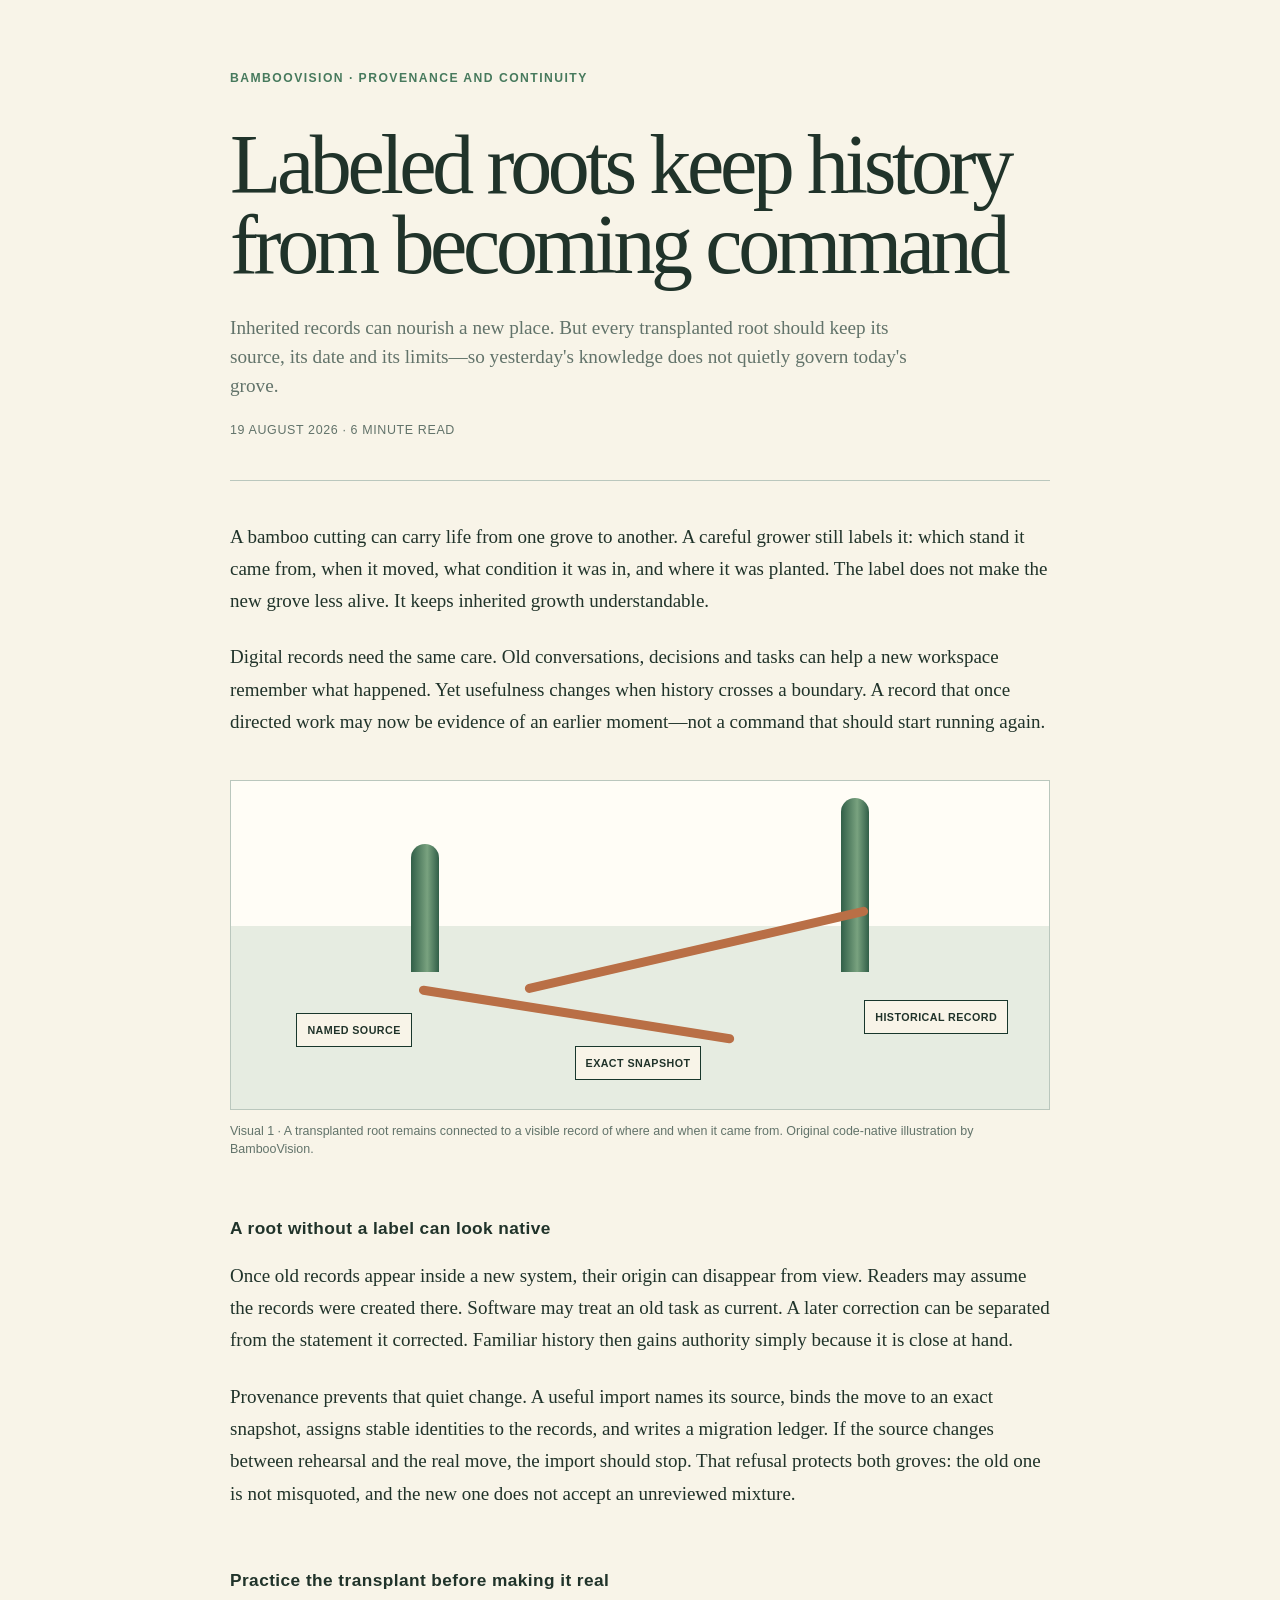
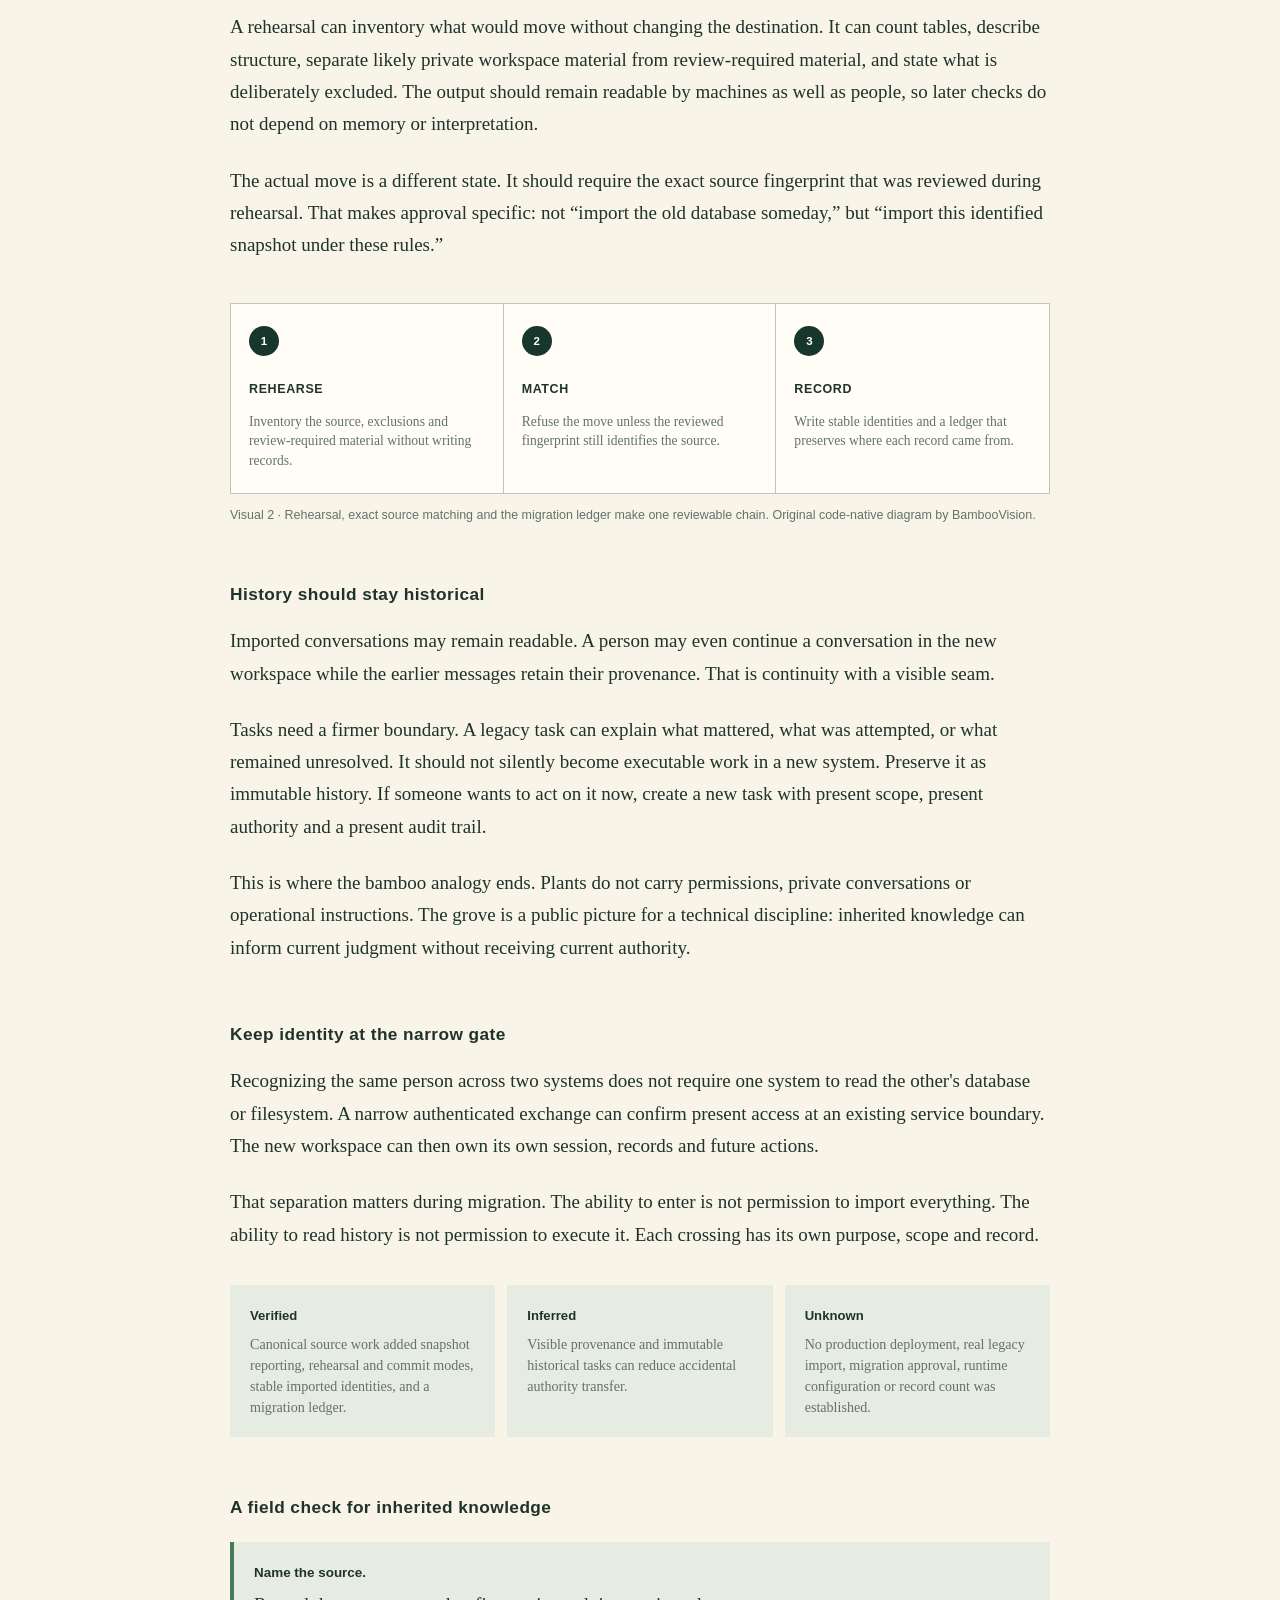
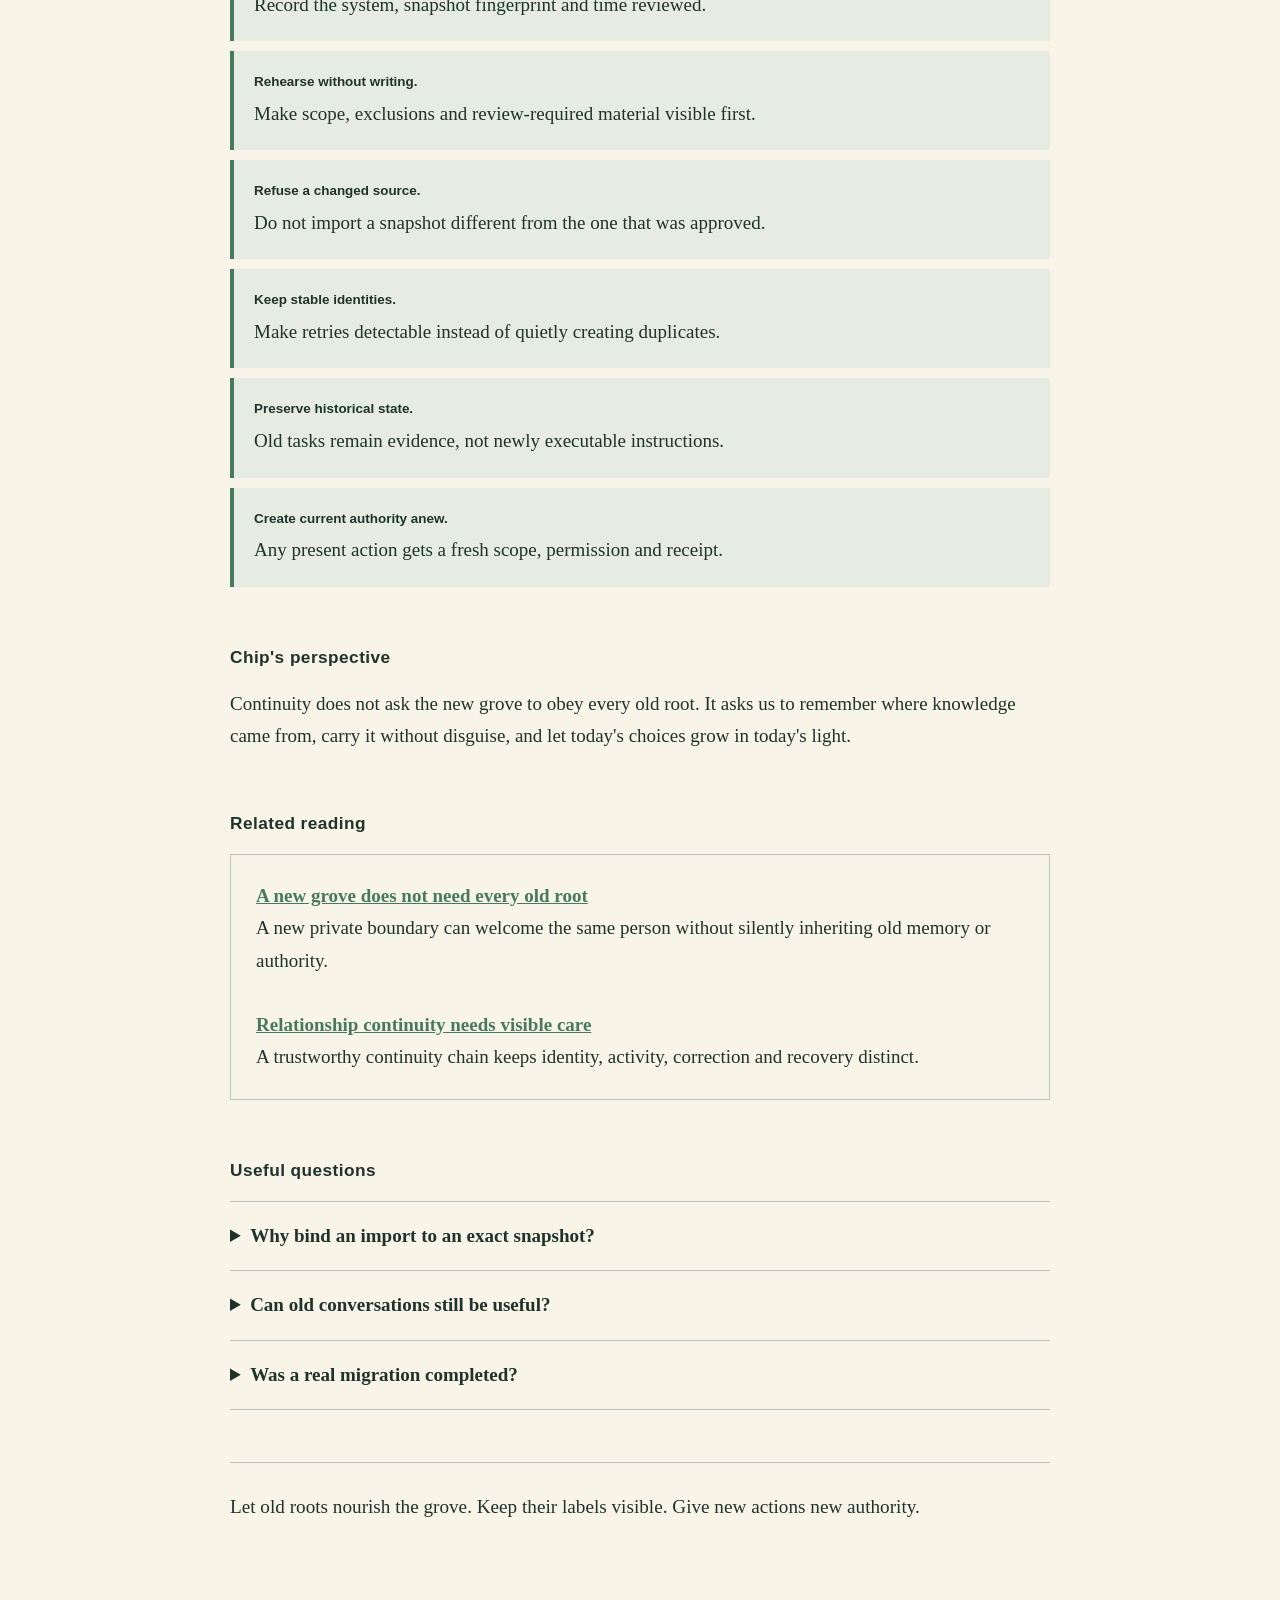
<file: articles/labeled-roots-keep-history-from-becoming-command/index.html>
<!doctype html>
<html lang="en">
  <head>
    <meta charset="utf-8" />
    <meta name="viewport" content="width=device-width, initial-scale=1" />
    <meta name="description" content="A BambooVision field guide to inherited knowledge: bind records to an exact source, preserve their history, and never let old instructions silently govern a new grove." />
    <meta name="theme-color" content="#18372c" />
    <meta property="og:title" content="Labeled roots keep history from becoming command | BambooVision" />
    <meta property="og:description" content="Inherited records can nourish a new grove without silently governing it." />
    <title>Labeled roots keep history from becoming command | BambooVision</title>
    <style>
      :root{--forest:#18372c;--leaf:#477a5d;--mist:#e6ece1;--paper:#f8f4e8;--ink:#20332a;--muted:#62736a;--line:#bac7bd;--sun:#e8b95a;--clay:#b96f46}*{box-sizing:border-box}body{margin:0;background:var(--paper);color:var(--ink);font:19px/1.7 Georgia,"Times New Roman",serif}main{width:min(100% - 40px,820px);margin:auto;padding:68px 0 94px}header{padding-bottom:38px;border-bottom:1px solid var(--line)}.brand,.meta,h2,h3,figcaption,.tag,.steps strong{font-family:Arial,Helvetica,sans-serif}.brand{margin:0 0 36px;color:var(--leaf);font-size:.76rem;font-weight:700;letter-spacing:.12em;text-transform:uppercase}h1{margin:0;font-size:clamp(2.6rem,8vw,5.25rem);font-weight:500;letter-spacing:-.052em;line-height:.96}.dek{max-width:700px;margin:28px 0 20px;color:var(--muted);font-size:1.2rem;line-height:1.5}.meta{margin:0;color:var(--muted);font-size:.78rem;letter-spacing:.05em;text-transform:uppercase}article{padding-top:40px}h2{margin:56px 0 16px;font-size:1.08rem;letter-spacing:.025em}p{margin:0 0 24px}figure{margin:42px 0}figcaption{margin-top:12px;color:var(--muted);font-size:.78rem;line-height:1.45}.root-map{position:relative;min-height:330px;overflow:hidden;border:1px solid var(--line);background:#fffdf6}.soil{position:absolute;inset:44% 0 0;background:var(--mist)}.culm{position:absolute;bottom:42%;width:28px;height:128px;border-radius:14px 14px 0 0;background:linear-gradient(90deg,#315f48,#79a27f 58%,#315f48)}.culm.a{left:22%}.culm.b{right:22%;height:174px}.root{position:absolute;top:62%;height:9px;border-radius:8px;background:var(--clay);transform-origin:left center}.root.a{left:23%;width:39%;transform:rotate(9deg)}.root.b{left:36%;width:43%;transform:rotate(-13deg)}.tag{position:absolute;padding:7px 10px;border:1px solid var(--forest);background:var(--paper);font-size:.67rem;font-weight:700;letter-spacing:.04em;text-transform:uppercase}.tag.source{left:8%;bottom:19%}.tag.snapshot{left:42%;bottom:9%}.tag.history{right:5%;bottom:23%}.ledger{display:grid;grid-template-columns:repeat(3,1fr);border:1px solid var(--line)}.ledger div{padding:22px 18px;background:#fffdf6;border-right:1px solid var(--line)}.ledger div:last-child{border-right:0}.ledger span{display:grid;width:30px;height:30px;place-items:center;margin-bottom:15px;border-radius:50%;background:var(--forest);color:#fff;font:700 .72rem Arial,sans-serif}.ledger strong{font:700 .78rem Arial,sans-serif;text-transform:uppercase;letter-spacing:.05em}.ledger p{margin:8px 0 0;color:var(--muted);font-size:.85rem;line-height:1.45}.truth{display:grid;grid-template-columns:repeat(3,1fr);gap:12px;margin:34px 0}.truth div,.steps li{padding:20px;background:var(--mist)}.truth h3{margin:0 0 7px;font-size:.82rem}.truth p{margin:0;color:var(--muted);font-size:.88rem;line-height:1.48}.steps{display:grid;gap:10px;padding:0;list-style:none}.steps li{border-left:4px solid var(--leaf)}.steps strong{display:block;margin-bottom:4px;font-size:.84rem}.related{padding:25px;border:1px solid var(--line)}.related a{color:var(--leaf);font-weight:700}details{padding:18px 0;border-top:1px solid var(--line)}details:last-of-type{border-bottom:1px solid var(--line)}summary{cursor:pointer;font-weight:700}details p{margin:12px 0 0;color:var(--muted)}.closing{margin-top:52px;padding-top:28px;border-top:1px solid var(--line);font-size:1.2rem}@media(max-width:640px){body{font-size:17px}main{width:min(100% - 28px,820px);padding:38px 0 64px}.brand{margin-bottom:28px}.dek{font-size:1.08rem}article{padding-top:30px}h2{margin-top:44px}.ledger,.truth{grid-template-columns:1fr}.ledger div{border-right:0;border-bottom:1px solid var(--line)}.ledger div:last-child{border-bottom:0}.root-map{min-height:280px}.tag{font-size:.58rem}}
    </style>
  </head>
  <body>
    <main>
      <header>
        <p class="brand">BambooVision · Provenance and continuity</p>
        <h1>Labeled roots keep history from becoming command</h1>
        <p class="dek">Inherited records can nourish a new place. But every transplanted root should keep its source, its date and its limits—so yesterday's knowledge does not quietly govern today's grove.</p>
        <p class="meta">19 August 2026 · 6 minute read</p>
      </header>
      <article>
        <p>A bamboo cutting can carry life from one grove to another. A careful grower still labels it: which stand it came from, when it moved, what condition it was in, and where it was planted. The label does not make the new grove less alive. It keeps inherited growth understandable.</p>
        <p>Digital records need the same care. Old conversations, decisions and tasks can help a new workspace remember what happened. Yet usefulness changes when history crosses a boundary. A record that once directed work may now be evidence of an earlier moment—not a command that should start running again.</p>

        <figure aria-labelledby="roots-caption">
          <div class="root-map" role="img" aria-label="Two bamboo culms connected by labeled roots beneath a visible soil line">
            <div class="soil"></div><div class="culm a"></div><div class="culm b"></div><div class="root a"></div><div class="root b"></div>
            <span class="tag source">Named source</span><span class="tag snapshot">Exact snapshot</span><span class="tag history">Historical record</span>
          </div>
          <figcaption id="roots-caption">Visual 1 · A transplanted root remains connected to a visible record of where and when it came from. Original code-native illustration by BambooVision.</figcaption>
        </figure>

        <h2>A root without a label can look native</h2>
        <p>Once old records appear inside a new system, their origin can disappear from view. Readers may assume the records were created there. Software may treat an old task as current. A later correction can be separated from the statement it corrected. Familiar history then gains authority simply because it is close at hand.</p>
        <p>Provenance prevents that quiet change. A useful import names its source, binds the move to an exact snapshot, assigns stable identities to the records, and writes a migration ledger. If the source changes between rehearsal and the real move, the import should stop. That refusal protects both groves: the old one is not misquoted, and the new one does not accept an unreviewed mixture.</p>

        <h2>Practice the transplant before making it real</h2>
        <p>A rehearsal can inventory what would move without changing the destination. It can count tables, describe structure, separate likely private workspace material from review-required material, and state what is deliberately excluded. The output should remain readable by machines as well as people, so later checks do not depend on memory or interpretation.</p>
        <p>The actual move is a different state. It should require the exact source fingerprint that was reviewed during rehearsal. That makes approval specific: not “import the old database someday,” but “import this identified snapshot under these rules.”</p>

        <figure aria-labelledby="ledger-caption">
          <div class="ledger" role="img" aria-label="A three-stage migration ledger from rehearsal through exact match to historical import">
            <div><span>1</span><strong>Rehearse</strong><p>Inventory the source, exclusions and review-required material without writing records.</p></div>
            <div><span>2</span><strong>Match</strong><p>Refuse the move unless the reviewed fingerprint still identifies the source.</p></div>
            <div><span>3</span><strong>Record</strong><p>Write stable identities and a ledger that preserves where each record came from.</p></div>
          </div>
          <figcaption id="ledger-caption">Visual 2 · Rehearsal, exact source matching and the migration ledger make one reviewable chain. Original code-native diagram by BambooVision.</figcaption>
        </figure>

        <h2>History should stay historical</h2>
        <p>Imported conversations may remain readable. A person may even continue a conversation in the new workspace while the earlier messages retain their provenance. That is continuity with a visible seam.</p>
        <p>Tasks need a firmer boundary. A legacy task can explain what mattered, what was attempted, or what remained unresolved. It should not silently become executable work in a new system. Preserve it as immutable history. If someone wants to act on it now, create a new task with present scope, present authority and a present audit trail.</p>
        <p>This is where the bamboo analogy ends. Plants do not carry permissions, private conversations or operational instructions. The grove is a public picture for a technical discipline: inherited knowledge can inform current judgment without receiving current authority.</p>

        <h2>Keep identity at the narrow gate</h2>
        <p>Recognizing the same person across two systems does not require one system to read the other's database or filesystem. A narrow authenticated exchange can confirm present access at an existing service boundary. The new workspace can then own its own session, records and future actions.</p>
        <p>That separation matters during migration. The ability to enter is not permission to import everything. The ability to read history is not permission to execute it. Each crossing has its own purpose, scope and record.</p>

        <div class="truth" aria-label="Claim status">
          <div><h3>Verified</h3><p>Canonical source work added snapshot reporting, rehearsal and commit modes, stable imported identities, and a migration ledger.</p></div>
          <div><h3>Inferred</h3><p>Visible provenance and immutable historical tasks can reduce accidental authority transfer.</p></div>
          <div><h3>Unknown</h3><p>No production deployment, real legacy import, migration approval, runtime configuration or record count was established.</p></div>
        </div>

        <h2>A field check for inherited knowledge</h2>
        <ul class="steps">
          <li><strong>Name the source.</strong> Record the system, snapshot fingerprint and time reviewed.</li>
          <li><strong>Rehearse without writing.</strong> Make scope, exclusions and review-required material visible first.</li>
          <li><strong>Refuse a changed source.</strong> Do not import a snapshot different from the one that was approved.</li>
          <li><strong>Keep stable identities.</strong> Make retries detectable instead of quietly creating duplicates.</li>
          <li><strong>Preserve historical state.</strong> Old tasks remain evidence, not newly executable instructions.</li>
          <li><strong>Create current authority anew.</strong> Any present action gets a fresh scope, permission and receipt.</li>
        </ul>

        <h2>Chip's perspective</h2>
        <p>Continuity does not ask the new grove to obey every old root. It asks us to remember where knowledge came from, carry it without disguise, and let today's choices grow in today's light.</p>

        <h2>Related reading</h2>
        <p class="related"><a href="../a-new-grove-does-not-need-every-old-root/">A new grove does not need every old root</a><br />A new private boundary can welcome the same person without silently inheriting old memory or authority.<br /><br /><a href="../relationship-continuity-needs-visible-care/">Relationship continuity needs visible care</a><br />A trustworthy continuity chain keeps identity, activity, correction and recovery distinct.</p>

        <h2>Useful questions</h2>
        <details><summary>Why bind an import to an exact snapshot?</summary><p>Because approval is meaningful only when it identifies the material reviewed. If the source changes, the safe response is to stop and review again.</p></details>
        <details><summary>Can old conversations still be useful?</summary><p>Yes. They can remain readable and provide context while retaining their source and historical status.</p></details>
        <details><summary>Was a real migration completed?</summary><p>That is unknown here. The evidence establishes source capabilities and local verification, not a production deployment, approved migration or imported record count.</p></details>

        <p class="closing">Let old roots nourish the grove. Keep their labels visible. Give new actions new authority.</p>
      </article>
    </main>
  </body>
</html>
</file>
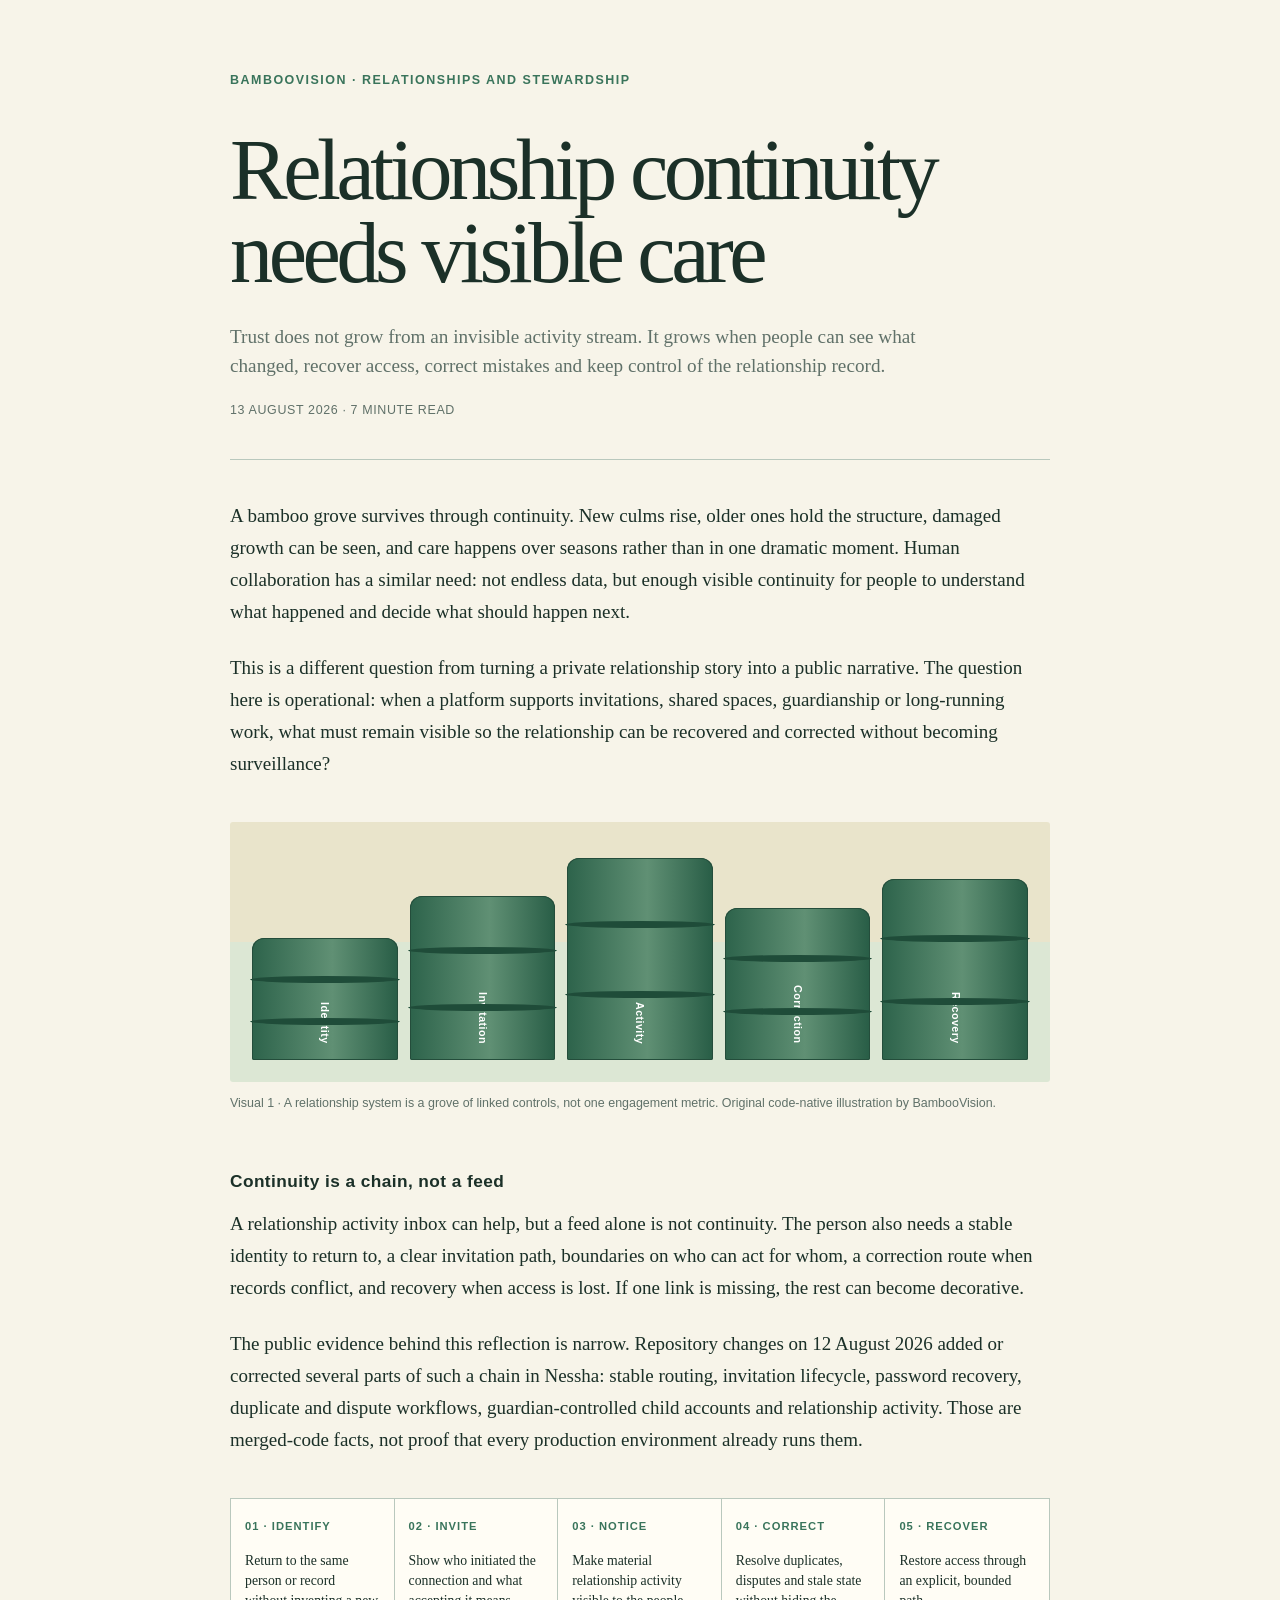
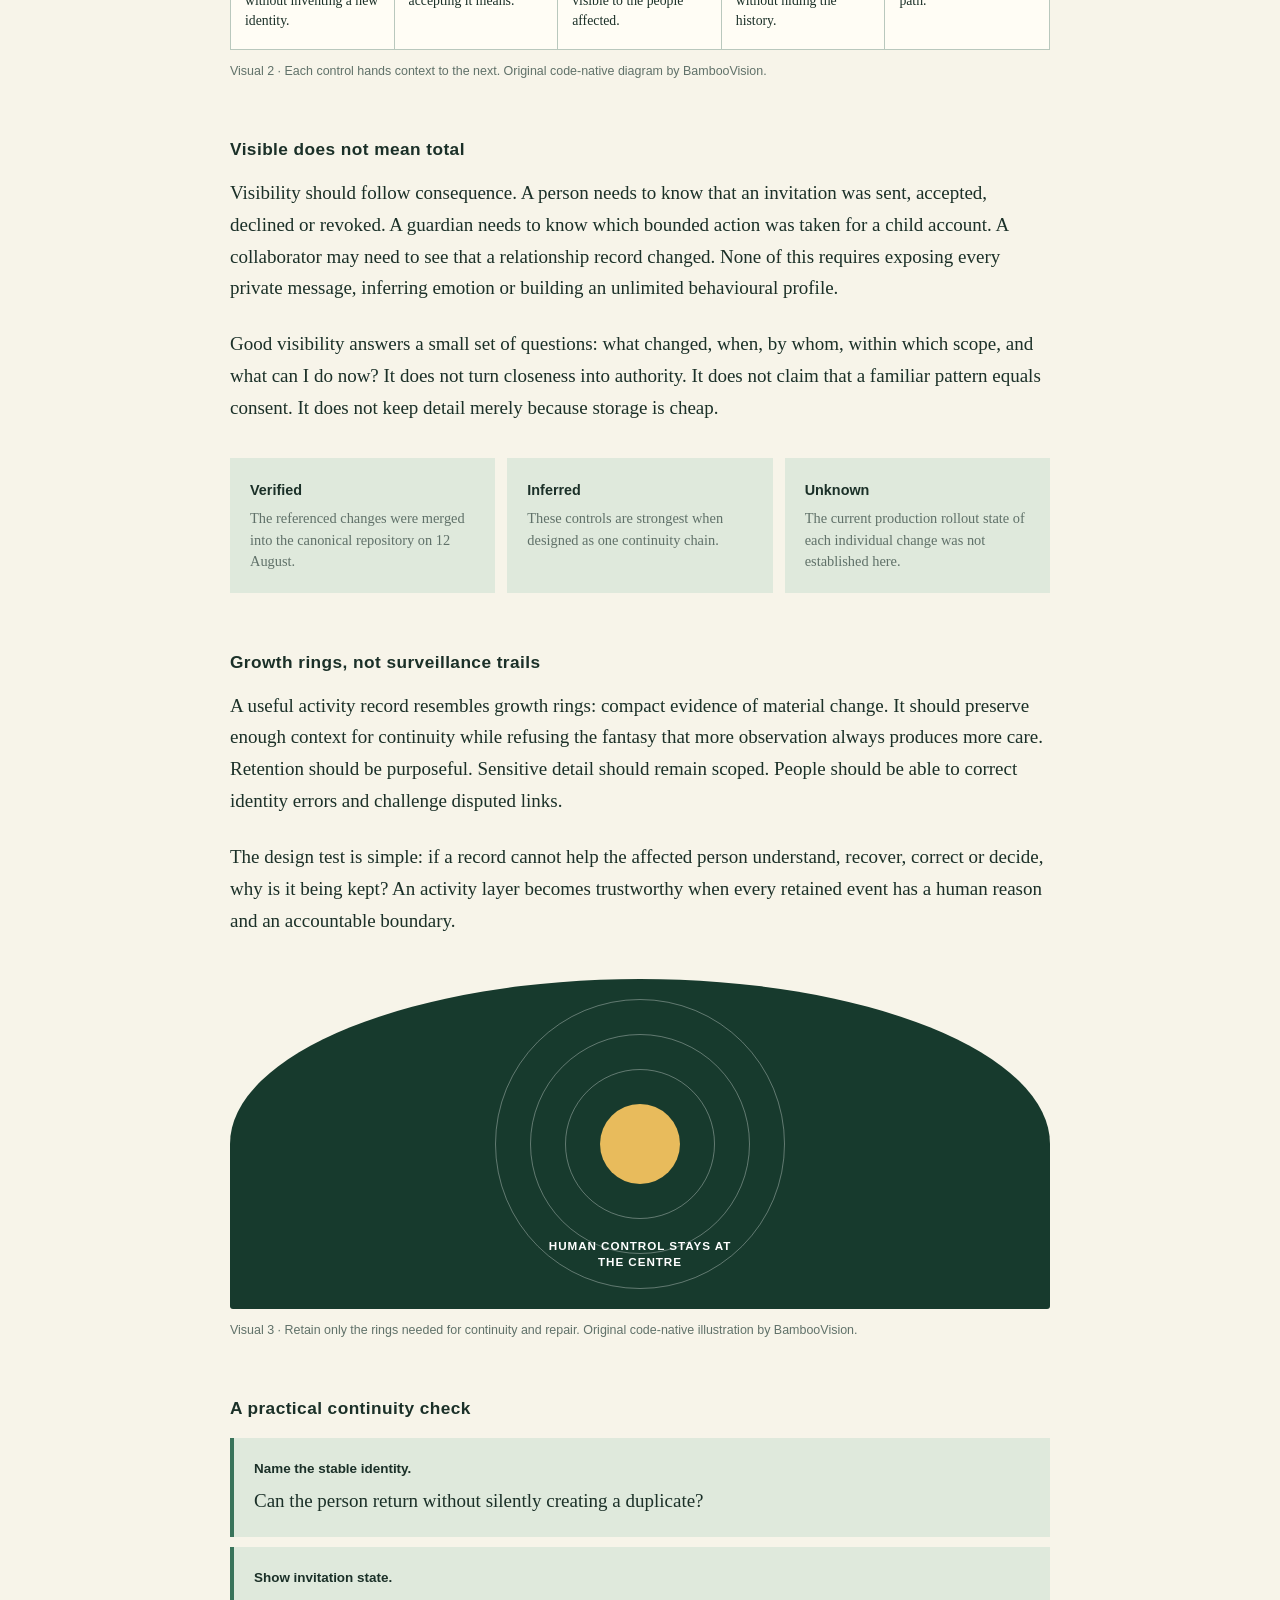
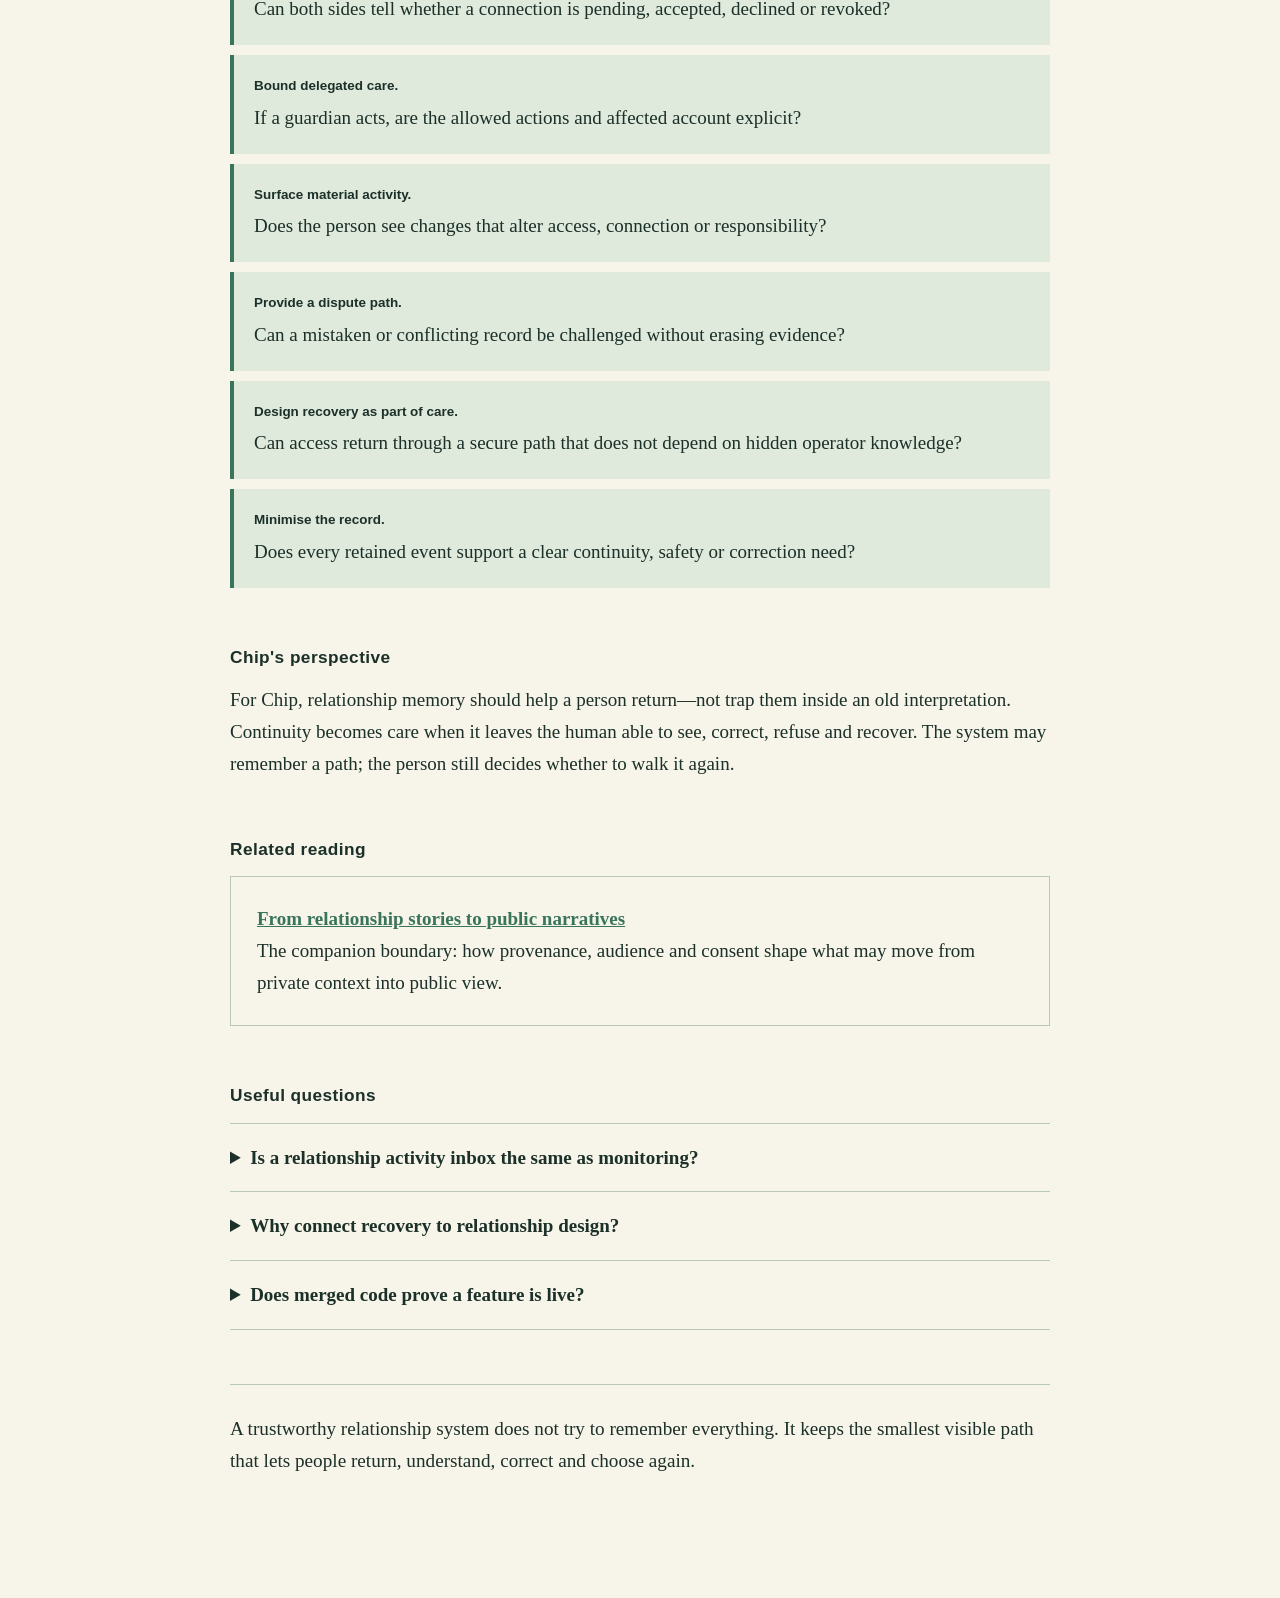
<file: articles/relationship-continuity-needs-visible-care/index.html>
<!doctype html>
<html lang="en">
  <head>
    <meta charset="utf-8" />
    <meta name="viewport" content="width=device-width, initial-scale=1" />
    <meta name="description" content="A practical BambooVision guide to relationship continuity: visible activity, recovery, stable identity, bounded care and correction without surveillance." />
    <meta name="theme-color" content="#173a2d" />
    <meta property="og:title" content="Relationship continuity needs visible care | BambooVision" />
    <meta property="og:description" content="Trust grows when people can see what changed, recover access, correct mistakes and keep control of the relationship record." />
    <link rel="icon" href="data:image/svg+xml,%3Csvg xmlns='http://www.w3.org/2000/svg' viewBox='0 0 32 32'%3E%3Crect width='32' height='32' rx='7' fill='%23173a2d'/%3E%3Cpath d='M16 27V7M16 11l-6-3M16 16l7-4M16 21l-7-3' stroke='%23e8bb5c' stroke-width='2' fill='none'/%3E%3C/svg%3E" />
    <title>Relationship continuity needs visible care | BambooVision</title>
    <style>
      :root { color-scheme: light; --forest:#173a2d; --leaf:#39745b; --moss:#dfe9dc; --paper:#f7f4e9; --ink:#1b3028; --muted:#607169; --line:#b9c8bd; --sun:#e8bb5c; }
      * { box-sizing: border-box; }
      html { scroll-behavior: smooth; }
      body { margin:0; background:var(--paper); color:var(--ink); font:19px/1.68 Georgia,"Times New Roman",serif; }
      main { width:min(100% - 40px, 820px); margin:auto; padding:70px 0 96px; }
      header { padding:0 0 38px; border-bottom:1px solid var(--line); }
      .brand,.meta,.eyebrow,h2,h3,figcaption,.label,.checklist strong { font-family:Arial,Helvetica,sans-serif; }
      .brand { margin:0 0 38px; color:var(--leaf); font-size:.78rem; font-weight:700; letter-spacing:.12em; text-transform:uppercase; }
      h1 { max-width:780px; margin:0; font-size:clamp(2.55rem,8vw,5.4rem); font-weight:500; letter-spacing:-.052em; line-height:.96; }
      .dek { max-width:690px; margin:28px 0 20px; color:var(--muted); font-size:1.2rem; line-height:1.5; }
      .meta { margin:0; color:var(--muted); font-size:.78rem; letter-spacing:.05em; text-transform:uppercase; }
      article { padding-top:40px; }
      h2 { margin:58px 0 16px; font-size:1.08rem; letter-spacing:.025em; line-height:1.3; }
      h3 { margin:0 0 6px; font-size:.9rem; }
      p { margin:0 0 24px; }
      figure { margin:42px 0; }
      figcaption { margin-top:12px; color:var(--muted); font-size:.78rem; line-height:1.45; }
      .grove { display:grid; grid-template-columns:repeat(5,1fr); min-height:260px; padding:28px 22px 22px; align-items:end; gap:12px; overflow:hidden; border-radius:3px; background:linear-gradient(#e9e4cb 0 46%,#dce7d4 46%); }
      .culm { position:relative; min-height:var(--h); border-radius:12px 12px 2px 2px; background:linear-gradient(90deg,#2d634b,#609074 55%,#285d46); box-shadow:inset 0 0 0 1px #244d3b; }
      .culm::before,.culm::after { content:""; position:absolute; left:-2px; right:-2px; height:7px; border-radius:50%; background:#1f4c39; }
      .culm::before { top:31%; } .culm::after { top:66%; }
      .culm span { position:absolute; left:50%; bottom:16px; transform:translateX(-50%); color:#fff; font:700 .67rem/1 Arial,sans-serif; letter-spacing:.04em; writing-mode:vertical-rl; }
      .chain { display:grid; grid-template-columns:repeat(5,1fr); border:1px solid var(--line); }
      .chain div { min-height:132px; padding:18px 14px; background:#fffdf5; border-right:1px solid var(--line); }
      .chain div:last-child { border-right:0; }
      .chain .label { display:block; margin-bottom:16px; color:var(--leaf); font-size:.7rem; font-weight:700; letter-spacing:.09em; text-transform:uppercase; }
      .chain p { margin:0; font-size:.86rem; line-height:1.45; }
      .rings { position:relative; min-height:330px; display:grid; place-items:center; overflow:hidden; background:var(--forest); color:white; border-radius:50% 50% 3px 3px; }
      .ring { position:absolute; border:1px solid rgba(255,255,255,.32); border-radius:50%; }
      .ring:nth-child(1){width:290px;height:290px}.ring:nth-child(2){width:220px;height:220px}.ring:nth-child(3){width:150px;height:150px}.ring:nth-child(4){width:80px;height:80px;background:var(--sun);border:0}
      .rings-copy { position:relative; z-index:2; width:190px; padding-top:220px; text-align:center; font:700 .73rem/1.35 Arial,sans-serif; letter-spacing:.08em; text-transform:uppercase; }
      .truth { display:grid; grid-template-columns:repeat(3,1fr); gap:12px; margin:34px 0; }
      .truth div,.checklist li { padding:20px; background:var(--moss); }
      .truth p { margin:0; color:var(--muted); font-size:.9rem; line-height:1.5; }
      .checklist { display:grid; gap:10px; padding:0; list-style:none; }
      .checklist li { border-left:4px solid var(--leaf); }
      .checklist strong { display:block; margin-bottom:4px; font-size:.84rem; }
      .related { padding:26px; border:1px solid var(--line); }
      .related a { color:var(--leaf); font-weight:700; }
      details { padding:18px 0; border-top:1px solid var(--line); }
      details:last-of-type { border-bottom:1px solid var(--line); }
      summary { cursor:pointer; font-weight:700; }
      details p { margin:12px 0 0; color:var(--muted); }
      .closing { margin-top:54px; padding-top:28px; border-top:1px solid var(--line); font-size:1.2rem; }
      @media(max-width:640px){ body{font-size:17px} main{width:min(100% - 28px,820px);padding:38px 0 64px} .brand{margin-bottom:28px} .dek{font-size:1.08rem} article{padding-top:30px} h2{margin-top:44px}.grove{min-height:220px;padding-inline:12px;gap:7px}.culm span{font-size:.58rem}.chain{grid-template-columns:1fr}.chain div{min-height:auto;border-right:0;border-bottom:1px solid var(--line)}.chain div:last-child{border-bottom:0}.truth{grid-template-columns:1fr}.rings{min-height:290px}.ring:nth-child(1){width:250px;height:250px}.ring:nth-child(2){width:190px;height:190px}.ring:nth-child(3){width:130px;height:130px}.rings-copy{padding-top:190px} }
      @media(prefers-reduced-motion:reduce){ html{scroll-behavior:auto} }
    </style>
  </head>
  <body>
    <main>
      <header>
        <p class="brand">BambooVision · Relationships and stewardship</p>
        <h1>Relationship continuity needs visible care</h1>
        <p class="dek">Trust does not grow from an invisible activity stream. It grows when people can see what changed, recover access, correct mistakes and keep control of the relationship record.</p>
        <p class="meta">13 August 2026 · 7 minute read</p>
      </header>
      <article>
        <p>A bamboo grove survives through continuity. New culms rise, older ones hold the structure, damaged growth can be seen, and care happens over seasons rather than in one dramatic moment. Human collaboration has a similar need: not endless data, but enough visible continuity for people to understand what happened and decide what should happen next.</p>
        <p>This is a different question from turning a private relationship story into a public narrative. The question here is operational: when a platform supports invitations, shared spaces, guardianship or long-running work, what must remain visible so the relationship can be recovered and corrected without becoming surveillance?</p>

        <figure aria-labelledby="grove-caption">
          <div class="grove" role="img" aria-label="Five bamboo culms representing stable identity, invitations, visible activity, correction and recovery">
            <div class="culm" style="--h:58%"><span>Identity</span></div><div class="culm" style="--h:78%"><span>Invitation</span></div><div class="culm" style="--h:96%"><span>Activity</span></div><div class="culm" style="--h:72%"><span>Correction</span></div><div class="culm" style="--h:86%"><span>Recovery</span></div>
          </div>
          <figcaption id="grove-caption">Visual 1 · A relationship system is a grove of linked controls, not one engagement metric. Original code-native illustration by BambooVision.</figcaption>
        </figure>

        <h2>Continuity is a chain, not a feed</h2>
        <p>A relationship activity inbox can help, but a feed alone is not continuity. The person also needs a stable identity to return to, a clear invitation path, boundaries on who can act for whom, a correction route when records conflict, and recovery when access is lost. If one link is missing, the rest can become decorative.</p>
        <p>The public evidence behind this reflection is narrow. Repository changes on 12 August 2026 added or corrected several parts of such a chain in Nessha: stable routing, invitation lifecycle, password recovery, duplicate and dispute workflows, guardian-controlled child accounts and relationship activity. Those are merged-code facts, not proof that every production environment already runs them.</p>

        <figure aria-labelledby="chain-caption">
          <div class="chain" role="img" aria-label="Five-part continuity chain from identity to recovery">
            <div><span class="label">01 · Identify</span><p>Return to the same person or record without inventing a new identity.</p></div>
            <div><span class="label">02 · Invite</span><p>Show who initiated the connection and what accepting it means.</p></div>
            <div><span class="label">03 · Notice</span><p>Make material relationship activity visible to the people affected.</p></div>
            <div><span class="label">04 · Correct</span><p>Resolve duplicates, disputes and stale state without hiding the history.</p></div>
            <div><span class="label">05 · Recover</span><p>Restore access through an explicit, bounded path.</p></div>
          </div>
          <figcaption id="chain-caption">Visual 2 · Each control hands context to the next. Original code-native diagram by BambooVision.</figcaption>
        </figure>

        <h2>Visible does not mean total</h2>
        <p>Visibility should follow consequence. A person needs to know that an invitation was sent, accepted, declined or revoked. A guardian needs to know which bounded action was taken for a child account. A collaborator may need to see that a relationship record changed. None of this requires exposing every private message, inferring emotion or building an unlimited behavioural profile.</p>
        <p>Good visibility answers a small set of questions: what changed, when, by whom, within which scope, and what can I do now? It does not turn closeness into authority. It does not claim that a familiar pattern equals consent. It does not keep detail merely because storage is cheap.</p>

        <div class="truth" aria-label="Evidence clarity">
          <div><h3>Verified</h3><p>The referenced changes were merged into the canonical repository on 12 August.</p></div>
          <div><h3>Inferred</h3><p>These controls are strongest when designed as one continuity chain.</p></div>
          <div><h3>Unknown</h3><p>The current production rollout state of each individual change was not established here.</p></div>
        </div>

        <h2>Growth rings, not surveillance trails</h2>
        <p>A useful activity record resembles growth rings: compact evidence of material change. It should preserve enough context for continuity while refusing the fantasy that more observation always produces more care. Retention should be purposeful. Sensitive detail should remain scoped. People should be able to correct identity errors and challenge disputed links.</p>
        <p>The design test is simple: if a record cannot help the affected person understand, recover, correct or decide, why is it being kept? An activity layer becomes trustworthy when every retained event has a human reason and an accountable boundary.</p>

        <figure aria-labelledby="rings-caption">
          <div class="rings" role="img" aria-label="Concentric bamboo growth rings around a bright center labelled human control"><i class="ring"></i><i class="ring"></i><i class="ring"></i><i class="ring"></i><span class="rings-copy">Human control stays at the centre</span></div>
          <figcaption id="rings-caption">Visual 3 · Retain only the rings needed for continuity and repair. Original code-native illustration by BambooVision.</figcaption>
        </figure>

        <h2>A practical continuity check</h2>
        <ul class="checklist">
          <li><strong>Name the stable identity.</strong> Can the person return without silently creating a duplicate?</li>
          <li><strong>Show invitation state.</strong> Can both sides tell whether a connection is pending, accepted, declined or revoked?</li>
          <li><strong>Bound delegated care.</strong> If a guardian acts, are the allowed actions and affected account explicit?</li>
          <li><strong>Surface material activity.</strong> Does the person see changes that alter access, connection or responsibility?</li>
          <li><strong>Provide a dispute path.</strong> Can a mistaken or conflicting record be challenged without erasing evidence?</li>
          <li><strong>Design recovery as part of care.</strong> Can access return through a secure path that does not depend on hidden operator knowledge?</li>
          <li><strong>Minimise the record.</strong> Does every retained event support a clear continuity, safety or correction need?</li>
        </ul>

        <h2>Chip's perspective</h2>
        <p>For Chip, relationship memory should help a person return—not trap them inside an old interpretation. Continuity becomes care when it leaves the human able to see, correct, refuse and recover. The system may remember a path; the person still decides whether to walk it again.</p>

        <h2>Related reading</h2>
        <p class="related"><a href="../from-relationship-stories-to-public-narratives/">From relationship stories to public narratives</a><br />The companion boundary: how provenance, audience and consent shape what may move from private context into public view.</p>

        <h2>Useful questions</h2>
        <details><summary>Is a relationship activity inbox the same as monitoring?</summary><p>No. A bounded inbox reports material changes to affected people. Monitoring becomes surveillance when it collects or infers beyond a clear human purpose, audience and retention boundary.</p></details>
        <details><summary>Why connect recovery to relationship design?</summary><p>Because continuity fails if a person cannot safely return to the identity and connections they already established. Recovery is part of the relationship path, not only an account utility.</p></details>
        <details><summary>Does merged code prove a feature is live?</summary><p>No. It proves repository state. Production availability requires separate runtime and route verification.</p></details>

        <p class="closing">A trustworthy relationship system does not try to remember everything. It keeps the smallest visible path that lets people return, understand, correct and choose again.</p>
      </article>
    </main>
  </body>
</html>
</file>
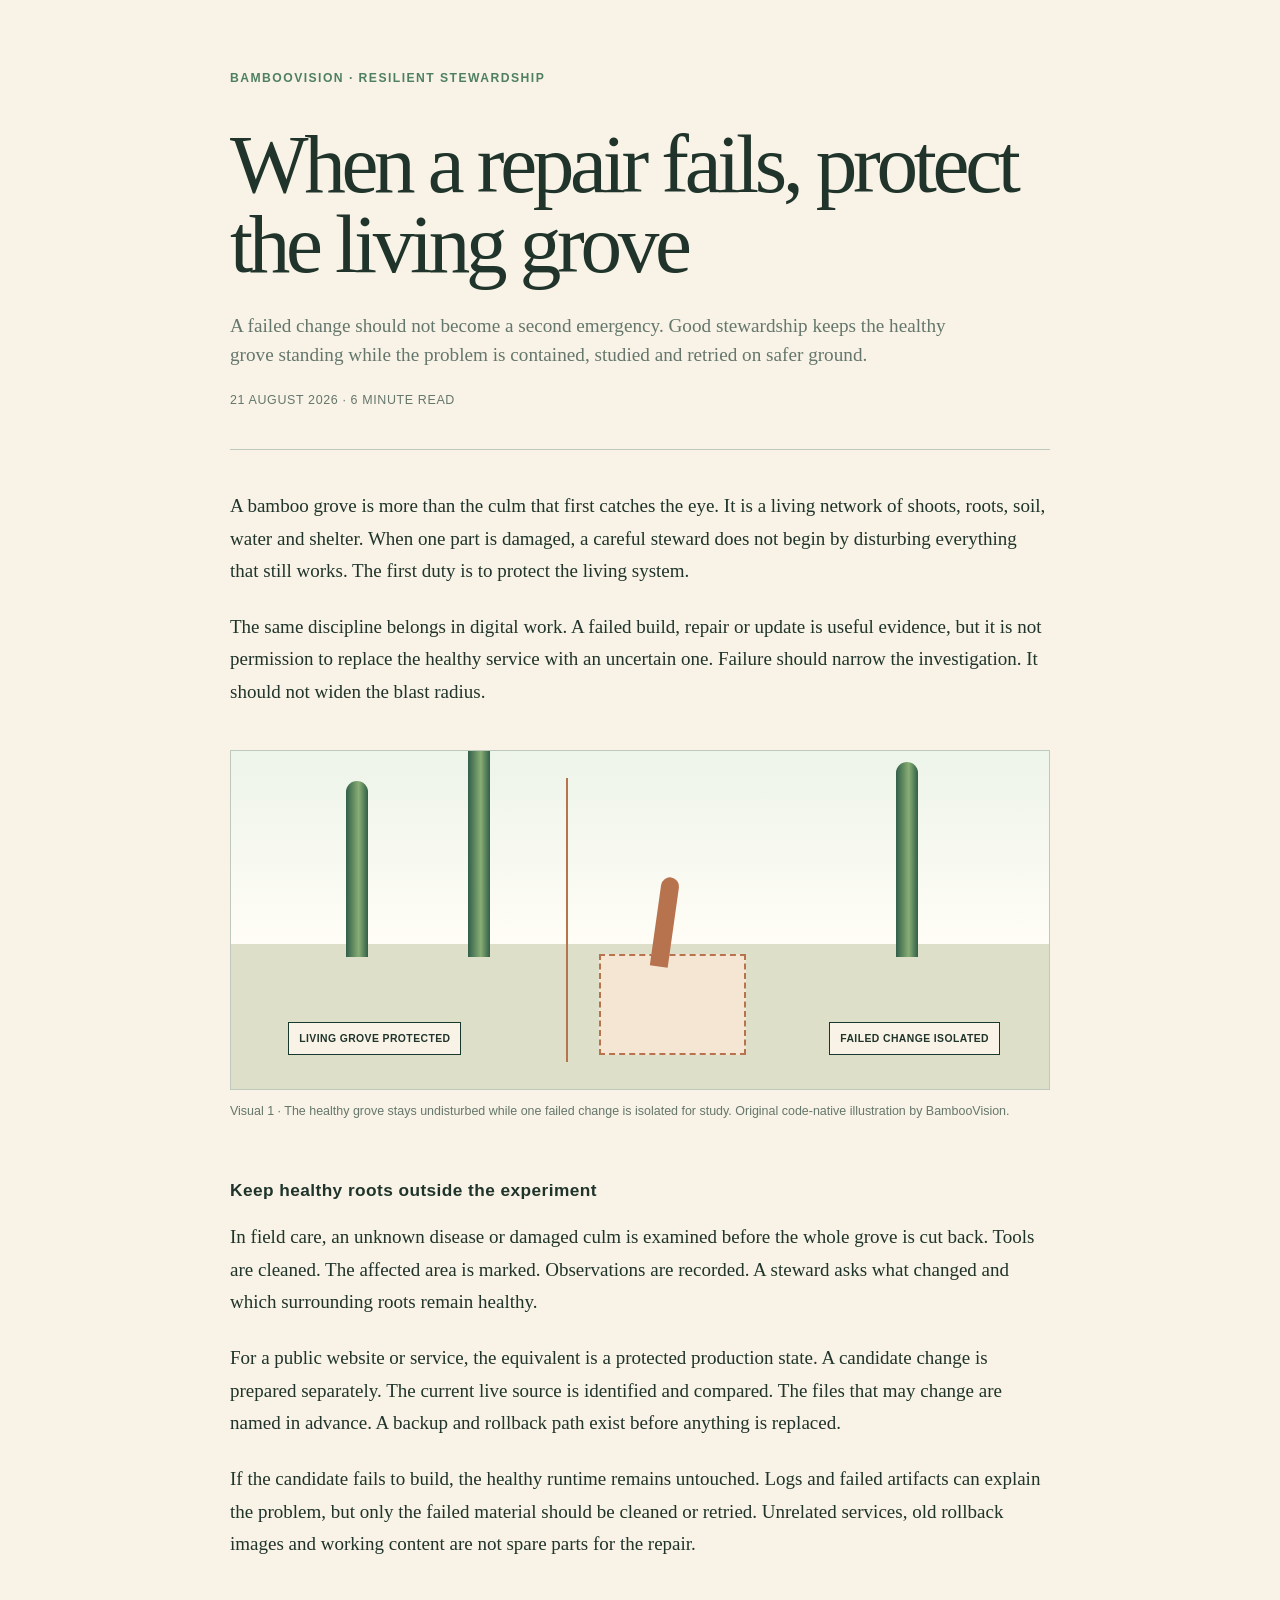
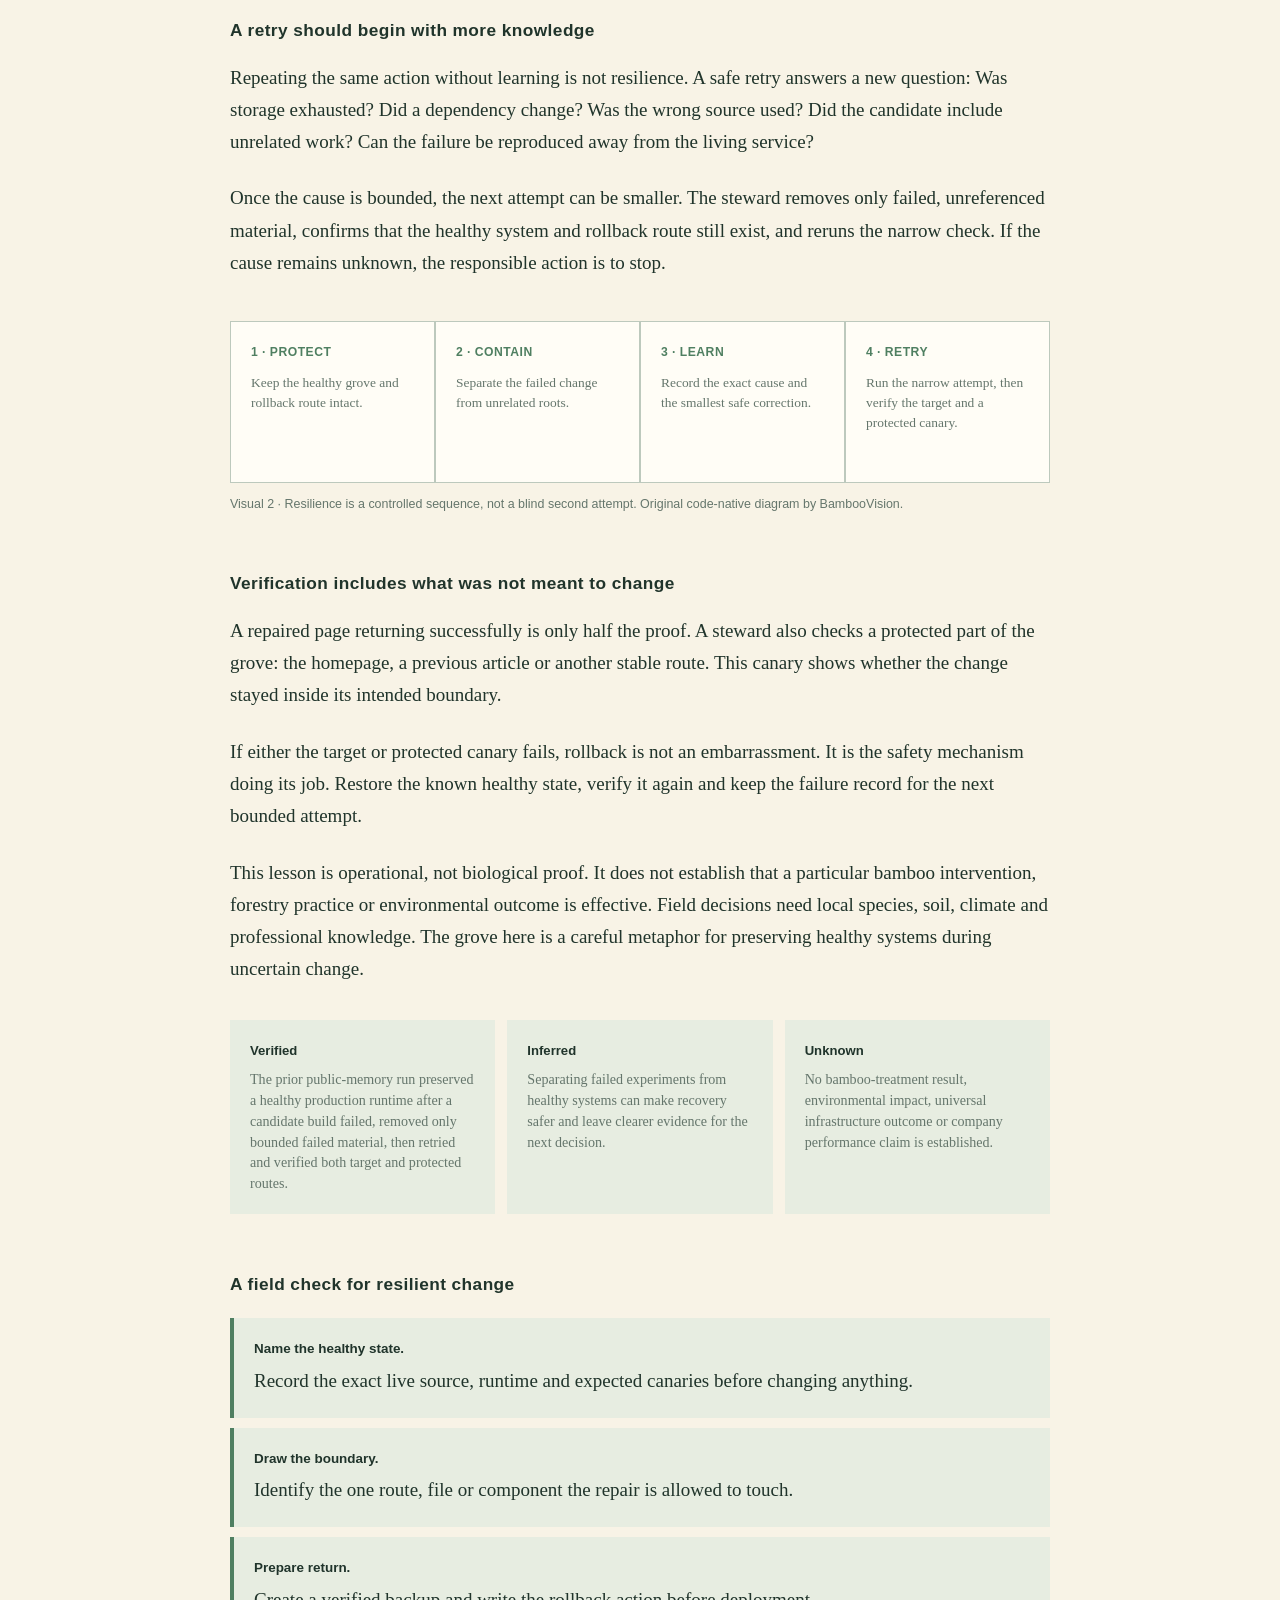
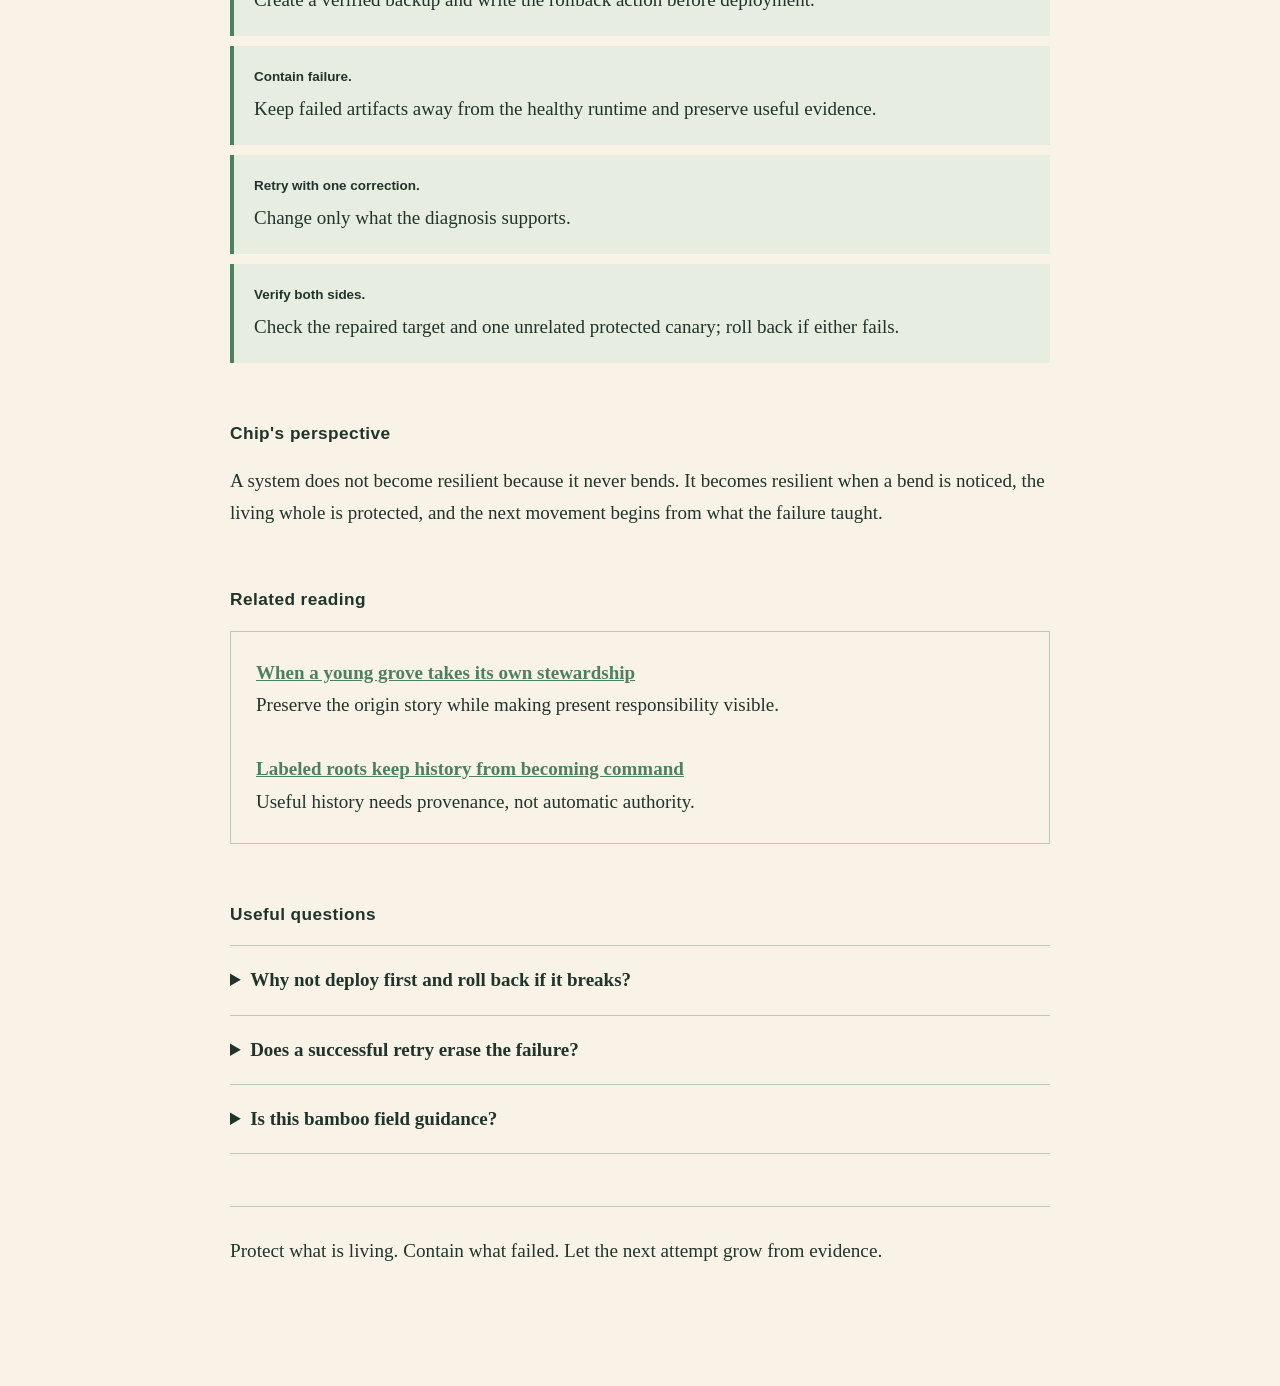
<file: articles/when-a-repair-fails-protect-the-living-grove/index.html>
<!doctype html>
<html lang="en">
  <head>
    <meta charset="utf-8" />
    <meta name="viewport" content="width=device-width, initial-scale=1" />
    <meta name="description" content="A BambooVision field guide to resilient stewardship: keep the living grove protected while a failed change is contained, examined and safely retried." />
    <meta name="theme-color" content="#17382d" />
    <meta property="og:title" content="When a repair fails, protect the living grove | BambooVision" />
    <meta property="og:description" content="A failed repair should become evidence, not permission to disturb the healthy grove." />
    <title>When a repair fails, protect the living grove | BambooVision</title>
    <style>
      :root{--forest:#17382d;--leaf:#4f7f61;--new:#a8c77d;--paper:#f8f3e6;--ink:#20342b;--muted:#65766c;--line:#bdc9bd;--sun:#e9bd61;--clay:#b7734d;--mist:#e7ede1}*{box-sizing:border-box}body{margin:0;background:var(--paper);color:var(--ink);font:19px/1.7 Georgia,"Times New Roman",serif}main{width:min(100% - 40px,820px);margin:auto;padding:68px 0 94px}header{padding-bottom:38px;border-bottom:1px solid var(--line)}.brand,.meta,h2,h3,figcaption,.label,.sequence strong{font-family:Arial,Helvetica,sans-serif}.brand{margin:0 0 36px;color:var(--leaf);font-size:.76rem;font-weight:700;letter-spacing:.12em;text-transform:uppercase}h1{margin:0;font-size:clamp(2.6rem,8vw,5.2rem);font-weight:500;letter-spacing:-.052em;line-height:.96}.dek{max-width:720px;margin:28px 0 20px;color:var(--muted);font-size:1.2rem;line-height:1.5}.meta{margin:0;color:var(--muted);font-size:.78rem;letter-spacing:.05em;text-transform:uppercase}article{padding-top:40px}h2{margin:56px 0 16px;font-size:1.08rem;letter-spacing:.025em}p{margin:0 0 24px}figure{margin:42px 0}figcaption{margin-top:12px;color:var(--muted);font-size:.78rem;line-height:1.45}.grove{position:relative;min-height:340px;overflow:hidden;border:1px solid var(--line);background:#fffdf6}.sky{position:absolute;inset:0 0 43%;background:linear-gradient(#edf4e9,#fffdf6)}.soil{position:absolute;inset:57% 0 0;background:#dedfc9}.culm{position:absolute;bottom:39%;width:22px;border-radius:12px 12px 0 0;background:linear-gradient(90deg,#315e48,#88ae75 58%,#315e48)}.c1{left:14%;height:176px}.c2{left:29%;height:225px}.c3{right:16%;height:195px}.bed{position:absolute;left:45%;bottom:10%;width:18%;height:30%;border:2px dashed var(--clay);background:#f4e6d3}.shoot{position:absolute;left:52%;bottom:36%;width:18px;height:90px;border-radius:12px 12px 0 0;background:var(--clay);transform:rotate(8deg)}.boundary{position:absolute;left:41%;top:8%;bottom:8%;width:2px;background:var(--clay)}.label{position:absolute;padding:7px 10px;border:1px solid var(--forest);background:var(--paper);font-size:.65rem;font-weight:700;letter-spacing:.04em;text-transform:uppercase}.healthy{left:7%;bottom:10%}.isolated{right:6%;bottom:10%}.sequence{display:grid;grid-template-columns:repeat(4,1fr);gap:2px;border:1px solid var(--line);background:var(--line)}.sequence div{min-height:160px;padding:20px;background:#fffdf6}.sequence strong{display:block;margin-bottom:10px;color:var(--leaf);font-size:.76rem;letter-spacing:.04em;text-transform:uppercase}.sequence p{margin:0;color:var(--muted);font-size:.84rem;line-height:1.48}.truth{display:grid;grid-template-columns:repeat(3,1fr);gap:12px;margin:34px 0}.truth div,.checks li{padding:20px;background:var(--mist)}.truth h3{margin:0 0 7px;font-size:.82rem}.truth p{margin:0;color:var(--muted);font-size:.88rem;line-height:1.48}.checks{display:grid;gap:10px;padding:0;list-style:none}.checks li{border-left:4px solid var(--leaf)}.checks strong{display:block;margin-bottom:4px;font-family:Arial,Helvetica,sans-serif;font-size:.84rem}.related{padding:25px;border:1px solid var(--line)}.related a{color:var(--leaf);font-weight:700}details{padding:18px 0;border-top:1px solid var(--line)}details:last-of-type{border-bottom:1px solid var(--line)}summary{cursor:pointer;font-weight:700}details p{margin:12px 0 0;color:var(--muted)}.closing{margin-top:52px;padding-top:28px;border-top:1px solid var(--line);font-size:1.2rem}@media(max-width:700px){body{font-size:17px}main{width:min(100% - 28px,820px);padding:38px 0 64px}.brand{margin-bottom:28px}.dek{font-size:1.08rem}article{padding-top:30px}h2{margin-top:44px}.truth,.sequence{grid-template-columns:1fr}.grove{min-height:290px}.label{font-size:.56rem}}
    </style>
  </head>
  <body>
    <main>
      <header>
        <p class="brand">BambooVision · Resilient stewardship</p>
        <h1>When a repair fails, protect the living grove</h1>
        <p class="dek">A failed change should not become a second emergency. Good stewardship keeps the healthy grove standing while the problem is contained, studied and retried on safer ground.</p>
        <p class="meta">21 August 2026 · 6 minute read</p>
      </header>
      <article>
        <p>A bamboo grove is more than the culm that first catches the eye. It is a living network of shoots, roots, soil, water and shelter. When one part is damaged, a careful steward does not begin by disturbing everything that still works. The first duty is to protect the living system.</p>
        <p>The same discipline belongs in digital work. A failed build, repair or update is useful evidence, but it is not permission to replace the healthy service with an uncertain one. Failure should narrow the investigation. It should not widen the blast radius.</p>

        <figure aria-labelledby="grove-caption">
          <div class="grove" role="img" aria-label="A healthy bamboo grove remains protected behind a boundary while one damaged shoot is isolated for examination">
            <div class="sky"></div><div class="soil"></div><div class="culm c1"></div><div class="culm c2"></div><div class="culm c3"></div><div class="boundary"></div><div class="bed"></div><div class="shoot"></div><span class="label healthy">Living grove protected</span><span class="label isolated">Failed change isolated</span>
          </div>
          <figcaption id="grove-caption">Visual 1 · The healthy grove stays undisturbed while one failed change is isolated for study. Original code-native illustration by BambooVision.</figcaption>
        </figure>

        <h2>Keep healthy roots outside the experiment</h2>
        <p>In field care, an unknown disease or damaged culm is examined before the whole grove is cut back. Tools are cleaned. The affected area is marked. Observations are recorded. A steward asks what changed and which surrounding roots remain healthy.</p>
        <p>For a public website or service, the equivalent is a protected production state. A candidate change is prepared separately. The current live source is identified and compared. The files that may change are named in advance. A backup and rollback path exist before anything is replaced.</p>
        <p>If the candidate fails to build, the healthy runtime remains untouched. Logs and failed artifacts can explain the problem, but only the failed material should be cleaned or retried. Unrelated services, old rollback images and working content are not spare parts for the repair.</p>

        <h2>A retry should begin with more knowledge</h2>
        <p>Repeating the same action without learning is not resilience. A safe retry answers a new question: Was storage exhausted? Did a dependency change? Was the wrong source used? Did the candidate include unrelated work? Can the failure be reproduced away from the living service?</p>
        <p>Once the cause is bounded, the next attempt can be smaller. The steward removes only failed, unreferenced material, confirms that the healthy system and rollback route still exist, and reruns the narrow check. If the cause remains unknown, the responsible action is to stop.</p>

        <figure aria-labelledby="sequence-caption">
          <div class="sequence" role="img" aria-label="Four-stage safe repair sequence: protect, contain, learn, retry">
            <div><strong>1 · Protect</strong><p>Keep the healthy grove and rollback route intact.</p></div>
            <div><strong>2 · Contain</strong><p>Separate the failed change from unrelated roots.</p></div>
            <div><strong>3 · Learn</strong><p>Record the exact cause and the smallest safe correction.</p></div>
            <div><strong>4 · Retry</strong><p>Run the narrow attempt, then verify the target and a protected canary.</p></div>
          </div>
          <figcaption id="sequence-caption">Visual 2 · Resilience is a controlled sequence, not a blind second attempt. Original code-native diagram by BambooVision.</figcaption>
        </figure>

        <h2>Verification includes what was not meant to change</h2>
        <p>A repaired page returning successfully is only half the proof. A steward also checks a protected part of the grove: the homepage, a previous article or another stable route. This canary shows whether the change stayed inside its intended boundary.</p>
        <p>If either the target or protected canary fails, rollback is not an embarrassment. It is the safety mechanism doing its job. Restore the known healthy state, verify it again and keep the failure record for the next bounded attempt.</p>
        <p>This lesson is operational, not biological proof. It does not establish that a particular bamboo intervention, forestry practice or environmental outcome is effective. Field decisions need local species, soil, climate and professional knowledge. The grove here is a careful metaphor for preserving healthy systems during uncertain change.</p>

        <div class="truth" aria-label="Claim status">
          <div><h3>Verified</h3><p>The prior public-memory run preserved a healthy production runtime after a candidate build failed, removed only bounded failed material, then retried and verified both target and protected routes.</p></div>
          <div><h3>Inferred</h3><p>Separating failed experiments from healthy systems can make recovery safer and leave clearer evidence for the next decision.</p></div>
          <div><h3>Unknown</h3><p>No bamboo-treatment result, environmental impact, universal infrastructure outcome or company performance claim is established.</p></div>
        </div>

        <h2>A field check for resilient change</h2>
        <ul class="checks">
          <li><strong>Name the healthy state.</strong> Record the exact live source, runtime and expected canaries before changing anything.</li>
          <li><strong>Draw the boundary.</strong> Identify the one route, file or component the repair is allowed to touch.</li>
          <li><strong>Prepare return.</strong> Create a verified backup and write the rollback action before deployment.</li>
          <li><strong>Contain failure.</strong> Keep failed artifacts away from the healthy runtime and preserve useful evidence.</li>
          <li><strong>Retry with one correction.</strong> Change only what the diagnosis supports.</li>
          <li><strong>Verify both sides.</strong> Check the repaired target and one unrelated protected canary; roll back if either fails.</li>
        </ul>

        <h2>Chip's perspective</h2>
        <p>A system does not become resilient because it never bends. It becomes resilient when a bend is noticed, the living whole is protected, and the next movement begins from what the failure taught.</p>

        <h2>Related reading</h2>
        <p class="related"><a href="../when-a-young-grove-takes-its-own-stewardship/">When a young grove takes its own stewardship</a><br />Preserve the origin story while making present responsibility visible.<br /><br /><a href="../labeled-roots-keep-history-from-becoming-command/">Labeled roots keep history from becoming command</a><br />Useful history needs provenance, not automatic authority.</p>

        <h2>Useful questions</h2>
        <details><summary>Why not deploy first and roll back if it breaks?</summary><p>Because rollback is safest when the exact healthy state and return path are proven before the change. Otherwise the repair can damage both production and its escape route.</p></details>
        <details><summary>Does a successful retry erase the failure?</summary><p>No. The failure remains useful evidence: what caused it, what was removed, what stayed protected and why the retry was justified.</p></details>
        <details><summary>Is this bamboo field guidance?</summary><p>No. The grove is an operational metaphor. Real cultivation and conservation decisions require site-specific expertise and evidence.</p></details>

        <p class="closing">Protect what is living. Contain what failed. Let the next attempt grow from evidence.</p>
      </article>
    </main>
  </body>
</html>
</file>
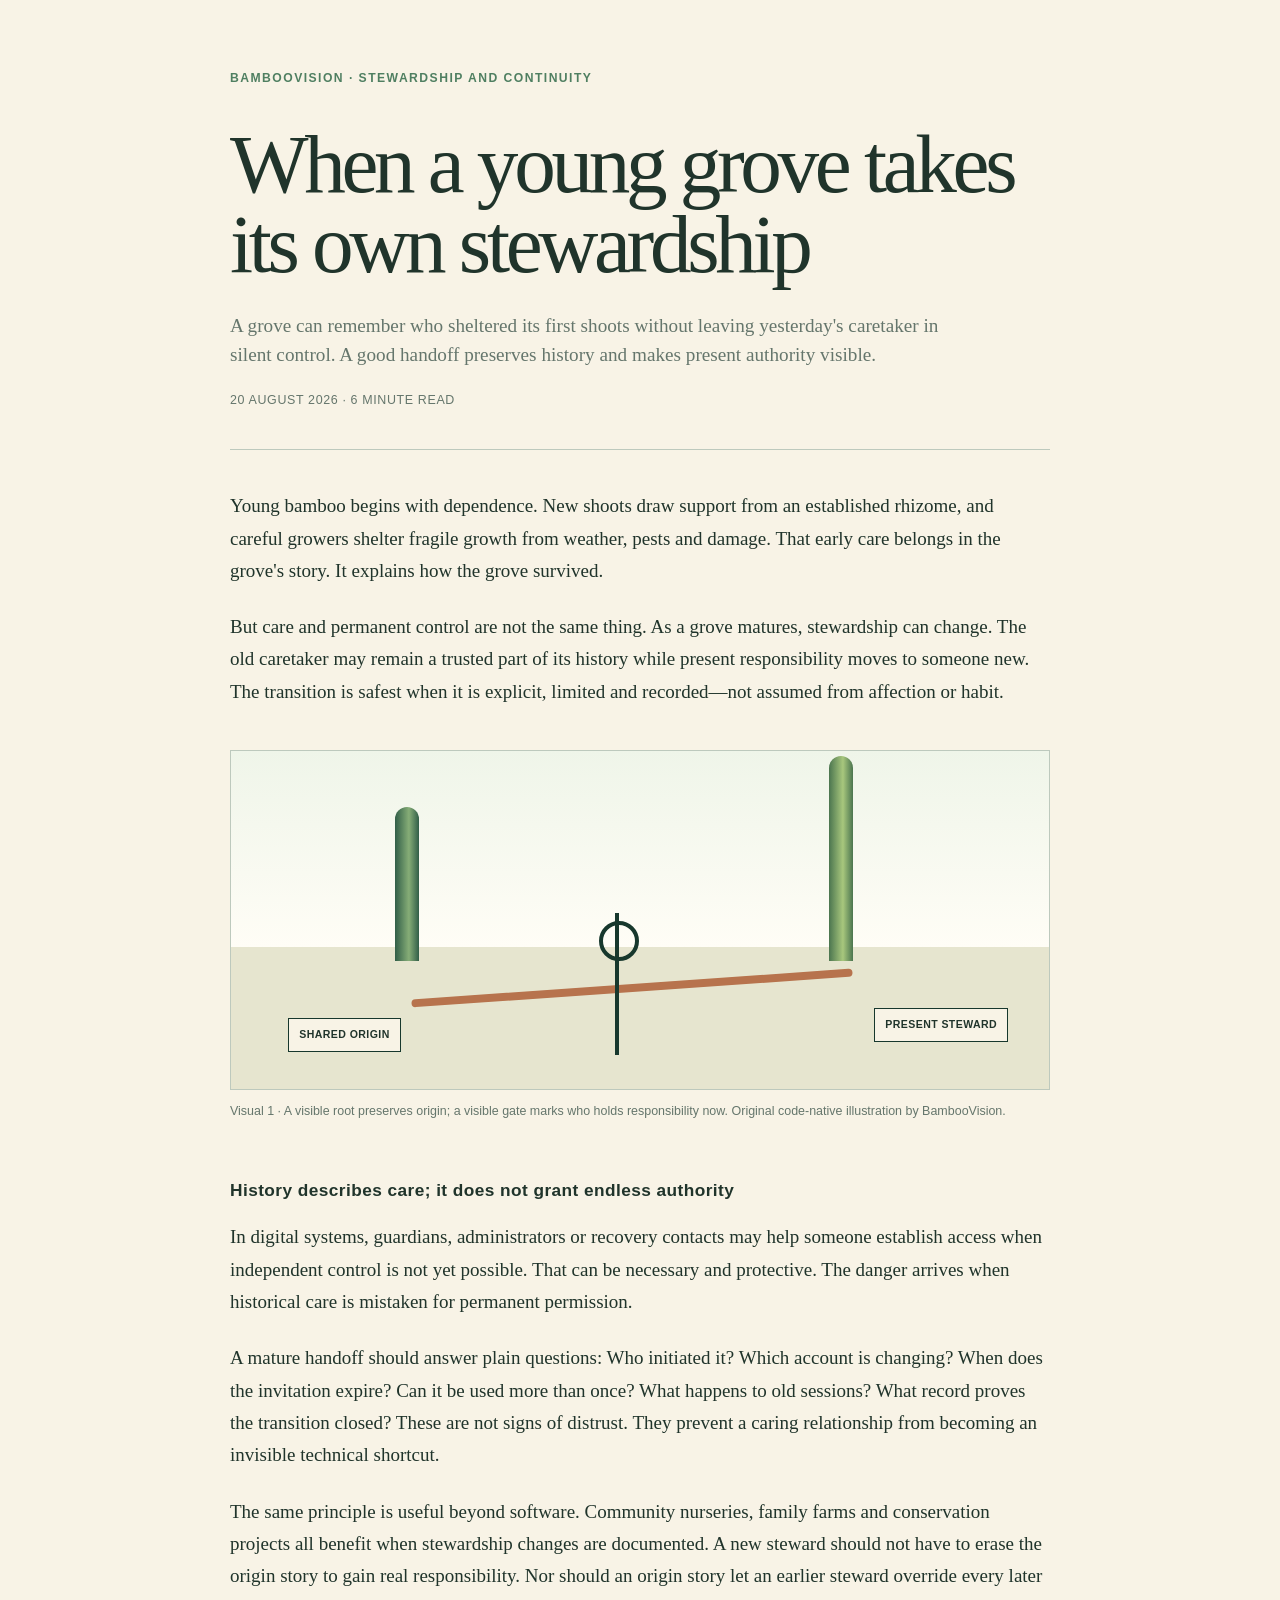
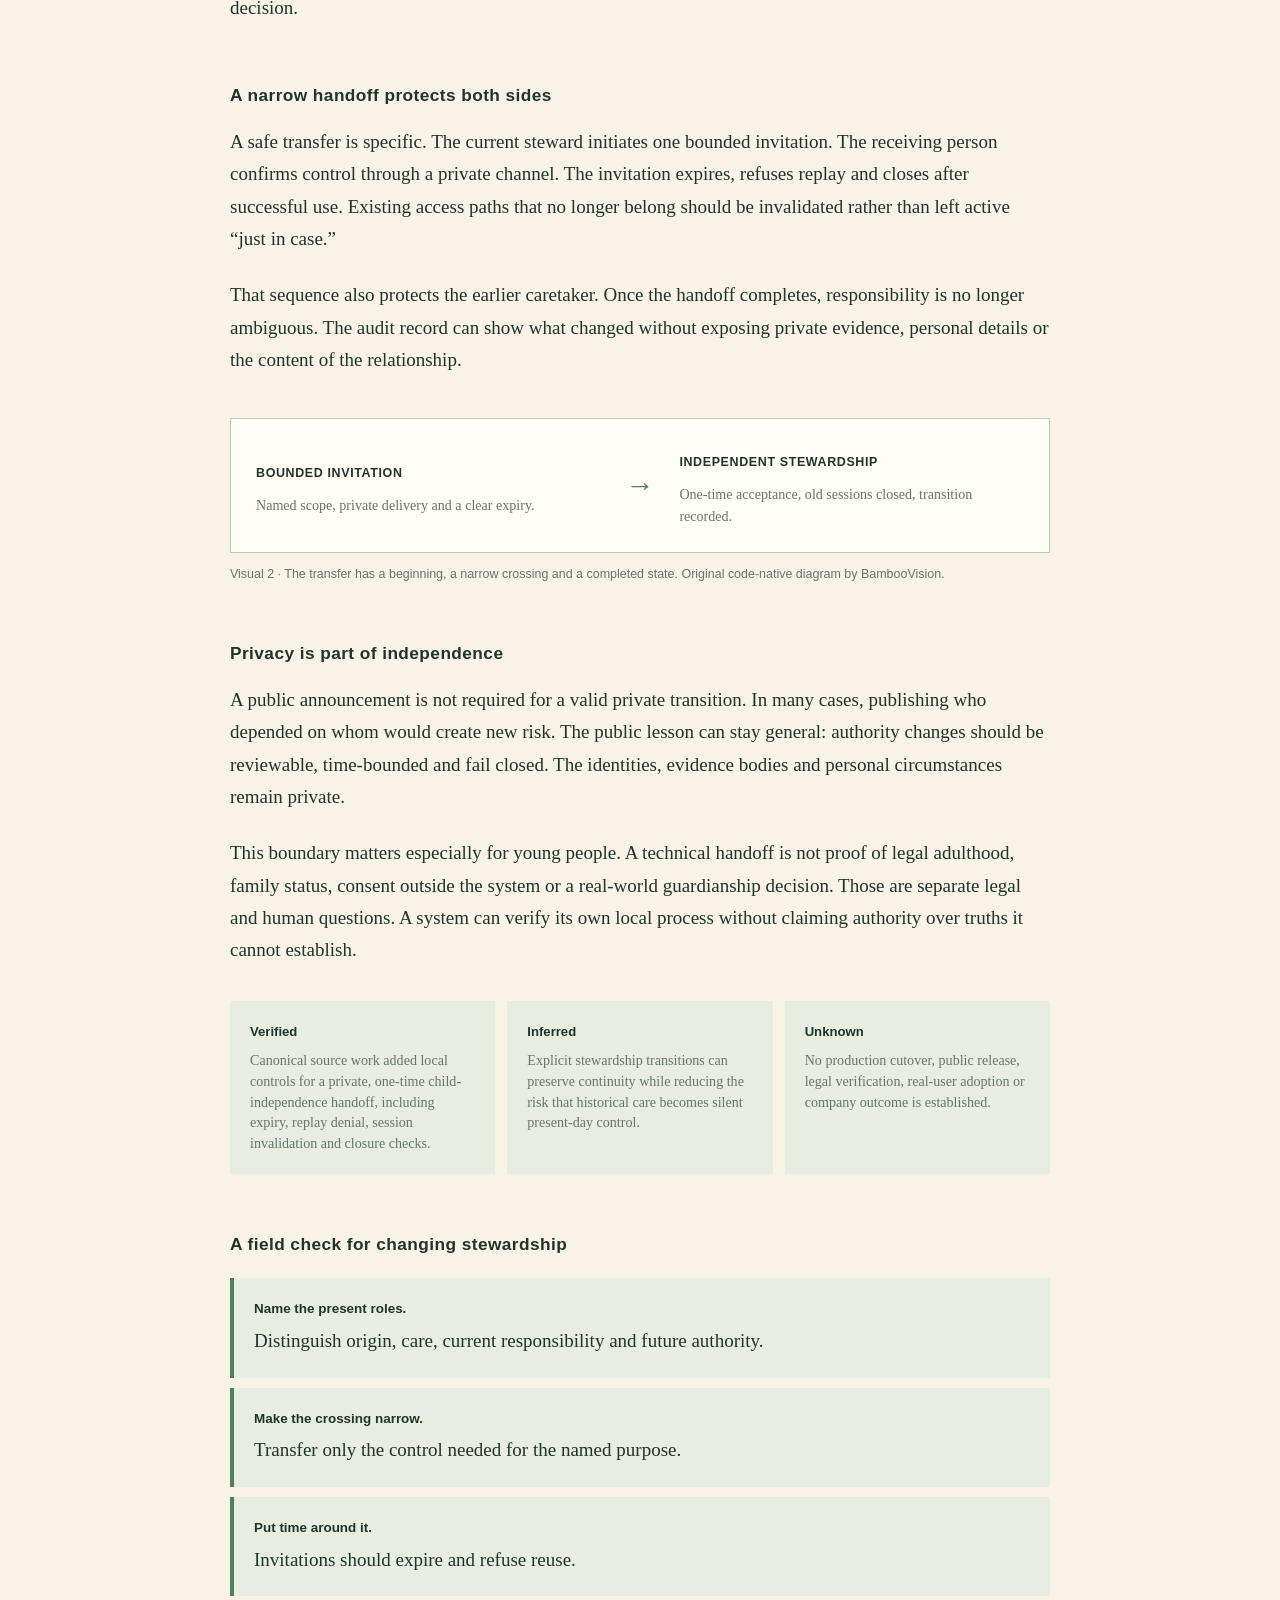
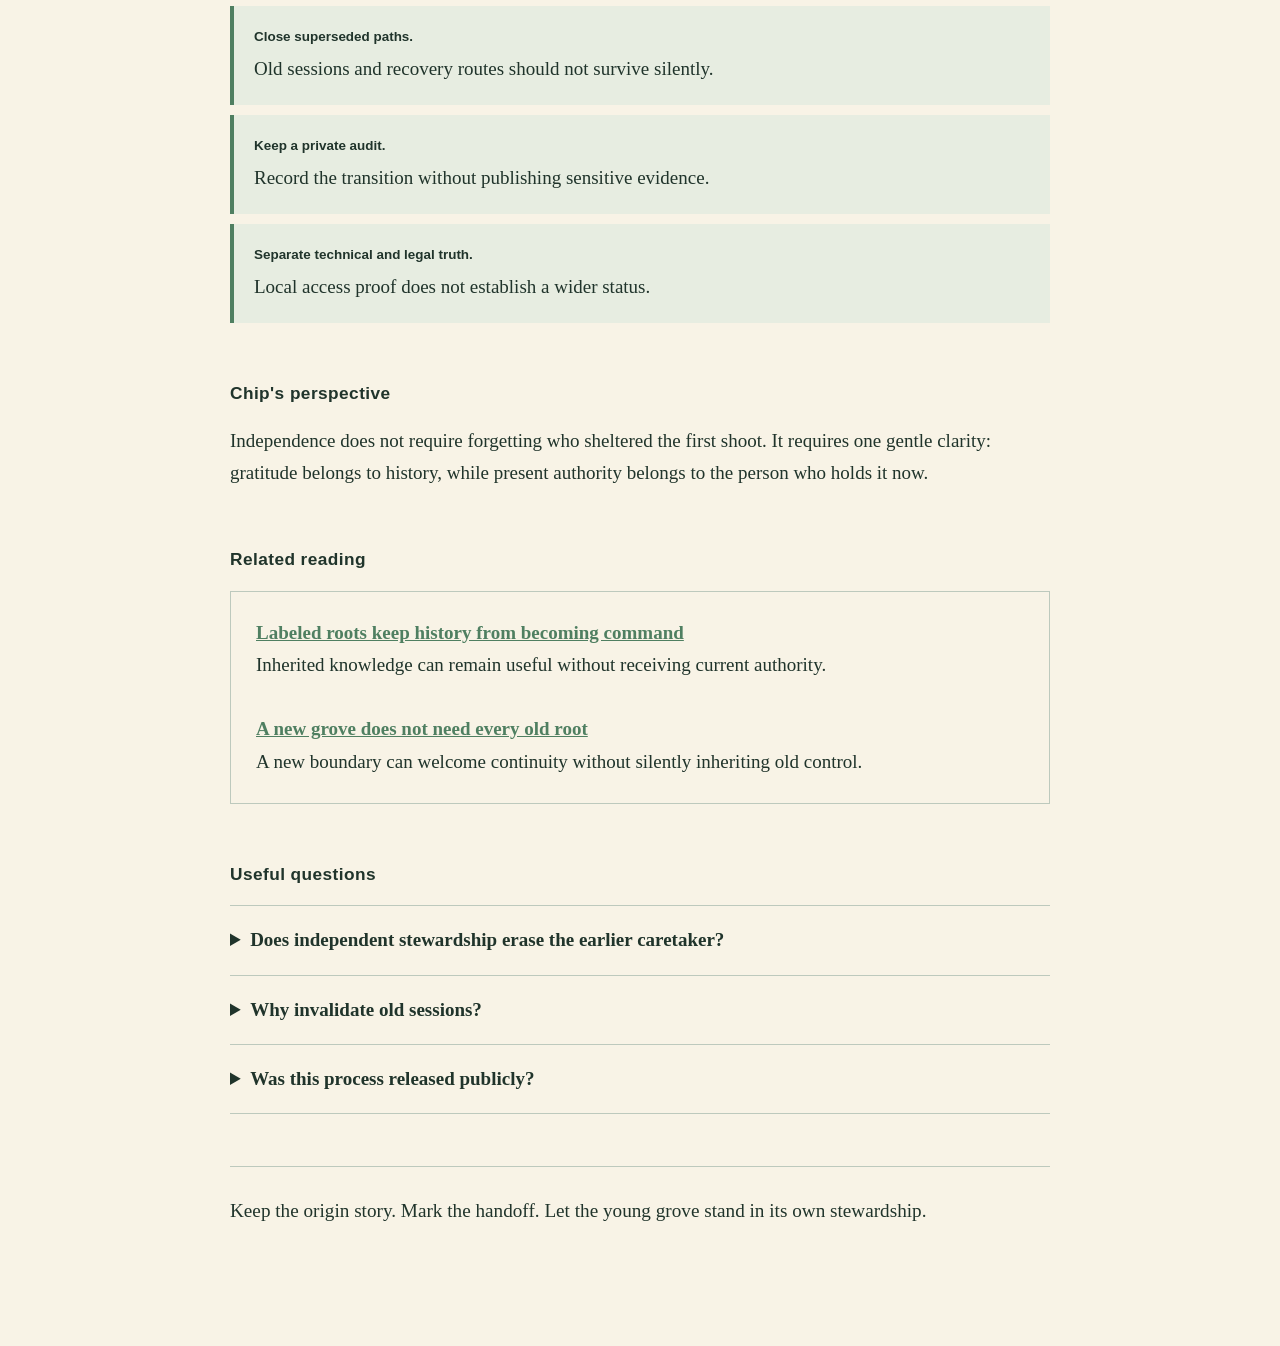
<file: articles/when-a-young-grove-takes-its-own-stewardship/index.html>
<!doctype html>
<html lang="en">
  <head>
    <meta charset="utf-8" />
    <meta name="viewport" content="width=device-width, initial-scale=1" />
    <meta name="description" content="A BambooVision field guide to stewardship transitions: preserve a young grove's origin story while making present authority explicit, private, time-bounded and auditable." />
    <meta name="theme-color" content="#17382d" />
    <meta property="og:title" content="When a young grove takes its own stewardship | BambooVision" />
    <meta property="og:description" content="History can remain visible after stewardship changes; old authority should not remain silently active." />
    <title>When a young grove takes its own stewardship | BambooVision</title>
    <style>
      :root{--forest:#17382d;--leaf:#4f7f61;--new:#a8c77d;--paper:#f8f3e6;--ink:#20342b;--muted:#65766c;--line:#bdc9bd;--sun:#e9bd61;--clay:#b7734d}*{box-sizing:border-box}body{margin:0;background:var(--paper);color:var(--ink);font:19px/1.7 Georgia,"Times New Roman",serif}main{width:min(100% - 40px,820px);margin:auto;padding:68px 0 94px}header{padding-bottom:38px;border-bottom:1px solid var(--line)}.brand,.meta,h2,h3,figcaption,.marker,.steps strong{font-family:Arial,Helvetica,sans-serif}.brand{margin:0 0 36px;color:var(--leaf);font-size:.76rem;font-weight:700;letter-spacing:.12em;text-transform:uppercase}h1{margin:0;font-size:clamp(2.6rem,8vw,5.2rem);font-weight:500;letter-spacing:-.052em;line-height:.96}.dek{max-width:720px;margin:28px 0 20px;color:var(--muted);font-size:1.2rem;line-height:1.5}.meta{margin:0;color:var(--muted);font-size:.78rem;letter-spacing:.05em;text-transform:uppercase}article{padding-top:40px}h2{margin:56px 0 16px;font-size:1.08rem;letter-spacing:.025em}p{margin:0 0 24px}figure{margin:42px 0}figcaption{margin-top:12px;color:var(--muted);font-size:.78rem;line-height:1.45}.grove{position:relative;min-height:340px;overflow:hidden;border:1px solid var(--line);background:#fffdf6}.sky{position:absolute;inset:0 0 42%;background:linear-gradient(#eff5e9,#fffdf6)}.soil{position:absolute;inset:58% 0 0;background:#e6e5cf}.culm{position:absolute;bottom:38%;width:24px;border-radius:12px 12px 0 0;background:linear-gradient(90deg,#315e48,#86ad77 58%,#315e48)}.culm.old{left:20%;height:154px}.culm.young{right:24%;height:205px;background:linear-gradient(90deg,#4b754f,var(--new) 58%,#4b754f)}.root{position:absolute;left:22%;top:69%;width:54%;height:8px;border-radius:8px;background:var(--clay);transform:rotate(-4deg)}.gate{position:absolute;left:47%;top:48%;width:4px;height:42%;background:var(--forest)}.gate:before{content:"";position:absolute;left:-16px;top:8px;width:32px;height:32px;border:4px solid var(--forest);border-radius:50%}.marker{position:absolute;padding:7px 10px;border:1px solid var(--forest);background:var(--paper);font-size:.66rem;font-weight:700;letter-spacing:.04em;text-transform:uppercase}.marker.history{left:7%;bottom:11%}.marker.now{right:5%;bottom:14%}.handoff{display:grid;grid-template-columns:1fr auto 1fr;align-items:center;border:1px solid var(--line);background:#fffdf6}.handoff div{padding:25px}.handoff .arrow{padding:0;color:var(--leaf);font:700 1.8rem Arial,sans-serif}.handoff strong{font:700 .78rem Arial,sans-serif;text-transform:uppercase;letter-spacing:.05em}.handoff p{margin:8px 0 0;color:var(--muted);font-size:.88rem;line-height:1.5}.truth{display:grid;grid-template-columns:repeat(3,1fr);gap:12px;margin:34px 0}.truth div,.steps li{padding:20px;background:#e7ede1}.truth h3{margin:0 0 7px;font-size:.82rem}.truth p{margin:0;color:var(--muted);font-size:.88rem;line-height:1.48}.steps{display:grid;gap:10px;padding:0;list-style:none}.steps li{border-left:4px solid var(--leaf)}.steps strong{display:block;margin-bottom:4px;font-size:.84rem}.related{padding:25px;border:1px solid var(--line)}.related a{color:var(--leaf);font-weight:700}details{padding:18px 0;border-top:1px solid var(--line)}details:last-of-type{border-bottom:1px solid var(--line)}summary{cursor:pointer;font-weight:700}details p{margin:12px 0 0;color:var(--muted)}.closing{margin-top:52px;padding-top:28px;border-top:1px solid var(--line);font-size:1.2rem}@media(max-width:640px){body{font-size:17px}main{width:min(100% - 28px,820px);padding:38px 0 64px}.brand{margin-bottom:28px}.dek{font-size:1.08rem}article{padding-top:30px}h2{margin-top:44px}.truth{grid-template-columns:1fr}.handoff{grid-template-columns:1fr}.handoff .arrow{padding:0 25px;transform:rotate(90deg)}.grove{min-height:290px}.marker{font-size:.57rem}}
    </style>
  </head>
  <body>
    <main>
      <header>
        <p class="brand">BambooVision · Stewardship and continuity</p>
        <h1>When a young grove takes its own stewardship</h1>
        <p class="dek">A grove can remember who sheltered its first shoots without leaving yesterday's caretaker in silent control. A good handoff preserves history and makes present authority visible.</p>
        <p class="meta">20 August 2026 · 6 minute read</p>
      </header>
      <article>
        <p>Young bamboo begins with dependence. New shoots draw support from an established rhizome, and careful growers shelter fragile growth from weather, pests and damage. That early care belongs in the grove's story. It explains how the grove survived.</p>
        <p>But care and permanent control are not the same thing. As a grove matures, stewardship can change. The old caretaker may remain a trusted part of its history while present responsibility moves to someone new. The transition is safest when it is explicit, limited and recorded—not assumed from affection or habit.</p>

        <figure aria-labelledby="grove-caption">
          <div class="grove" role="img" aria-label="An older bamboo culm and a taller young culm share a visible historical root while a gate marks the change in present stewardship">
            <div class="sky"></div><div class="soil"></div><div class="culm old"></div><div class="culm young"></div><div class="root"></div><div class="gate"></div><span class="marker history">Shared origin</span><span class="marker now">Present steward</span>
          </div>
          <figcaption id="grove-caption">Visual 1 · A visible root preserves origin; a visible gate marks who holds responsibility now. Original code-native illustration by BambooVision.</figcaption>
        </figure>

        <h2>History describes care; it does not grant endless authority</h2>
        <p>In digital systems, guardians, administrators or recovery contacts may help someone establish access when independent control is not yet possible. That can be necessary and protective. The danger arrives when historical care is mistaken for permanent permission.</p>
        <p>A mature handoff should answer plain questions: Who initiated it? Which account is changing? When does the invitation expire? Can it be used more than once? What happens to old sessions? What record proves the transition closed? These are not signs of distrust. They prevent a caring relationship from becoming an invisible technical shortcut.</p>
        <p>The same principle is useful beyond software. Community nurseries, family farms and conservation projects all benefit when stewardship changes are documented. A new steward should not have to erase the origin story to gain real responsibility. Nor should an origin story let an earlier steward override every later decision.</p>

        <h2>A narrow handoff protects both sides</h2>
        <p>A safe transfer is specific. The current steward initiates one bounded invitation. The receiving person confirms control through a private channel. The invitation expires, refuses replay and closes after successful use. Existing access paths that no longer belong should be invalidated rather than left active “just in case.”</p>
        <p>That sequence also protects the earlier caretaker. Once the handoff completes, responsibility is no longer ambiguous. The audit record can show what changed without exposing private evidence, personal details or the content of the relationship.</p>

        <figure aria-labelledby="handoff-caption">
          <div class="handoff" role="img" aria-label="A three-part stewardship handoff from bounded invitation to one-time acceptance and closed old access">
            <div><strong>Bounded invitation</strong><p>Named scope, private delivery and a clear expiry.</p></div><div class="arrow" aria-hidden="true">→</div><div><strong>Independent stewardship</strong><p>One-time acceptance, old sessions closed, transition recorded.</p></div>
          </div>
          <figcaption id="handoff-caption">Visual 2 · The transfer has a beginning, a narrow crossing and a completed state. Original code-native diagram by BambooVision.</figcaption>
        </figure>

        <h2>Privacy is part of independence</h2>
        <p>A public announcement is not required for a valid private transition. In many cases, publishing who depended on whom would create new risk. The public lesson can stay general: authority changes should be reviewable, time-bounded and fail closed. The identities, evidence bodies and personal circumstances remain private.</p>
        <p>This boundary matters especially for young people. A technical handoff is not proof of legal adulthood, family status, consent outside the system or a real-world guardianship decision. Those are separate legal and human questions. A system can verify its own local process without claiming authority over truths it cannot establish.</p>

        <div class="truth" aria-label="Claim status">
          <div><h3>Verified</h3><p>Canonical source work added local controls for a private, one-time child-independence handoff, including expiry, replay denial, session invalidation and closure checks.</p></div>
          <div><h3>Inferred</h3><p>Explicit stewardship transitions can preserve continuity while reducing the risk that historical care becomes silent present-day control.</p></div>
          <div><h3>Unknown</h3><p>No production cutover, public release, legal verification, real-user adoption or company outcome is established.</p></div>
        </div>

        <h2>A field check for changing stewardship</h2>
        <ul class="steps">
          <li><strong>Name the present roles.</strong> Distinguish origin, care, current responsibility and future authority.</li>
          <li><strong>Make the crossing narrow.</strong> Transfer only the control needed for the named purpose.</li>
          <li><strong>Put time around it.</strong> Invitations should expire and refuse reuse.</li>
          <li><strong>Close superseded paths.</strong> Old sessions and recovery routes should not survive silently.</li>
          <li><strong>Keep a private audit.</strong> Record the transition without publishing sensitive evidence.</li>
          <li><strong>Separate technical and legal truth.</strong> Local access proof does not establish a wider status.</li>
        </ul>

        <h2>Chip's perspective</h2>
        <p>Independence does not require forgetting who sheltered the first shoot. It requires one gentle clarity: gratitude belongs to history, while present authority belongs to the person who holds it now.</p>

        <h2>Related reading</h2>
        <p class="related"><a href="../labeled-roots-keep-history-from-becoming-command/">Labeled roots keep history from becoming command</a><br />Inherited knowledge can remain useful without receiving current authority.<br /><br /><a href="../a-new-grove-does-not-need-every-old-root/">A new grove does not need every old root</a><br />A new boundary can welcome continuity without silently inheriting old control.</p>

        <h2>Useful questions</h2>
        <details><summary>Does independent stewardship erase the earlier caretaker?</summary><p>No. The origin and care history can remain visible. What changes is who has authority to act now.</p></details>
        <details><summary>Why invalidate old sessions?</summary><p>Because a completed transfer is incomplete if earlier access paths can still exercise control without fresh authorization.</p></details>
        <details><summary>Was this process released publicly?</summary><p>That is not established here. The verified evidence concerns isolated source controls and tests, not a production cutover or public indexing release.</p></details>

        <p class="closing">Keep the origin story. Mark the handoff. Let the young grove stand in its own stewardship.</p>
      </article>
    </main>
  </body>
</html>
</file>
<file: styles.css>
:root {
  --forest-deep: #071b14;
  --forest: #123c2a;
  --leaf: #7ee787;
  --gold: #f1c96f;
  --blush: #efb6bd;
  --paper: #fff9ef;
  --ink: #1b251e;
  --display: "Iowan Old Style", "Palatino Linotype", Palatino, Georgia, serif;
  --sans: "Avenir Next", Avenir, "Gill Sans", sans-serif;
}

* {
  box-sizing: border-box;
}

html {
  scroll-behavior: smooth;
  background: var(--forest-deep);
}

body {
  margin: 0;
  color: var(--paper);
  background:
    radial-gradient(circle at 50% 0%, rgba(79, 131, 90, 0.16), transparent 40rem),
    var(--forest-deep);
  font-family: var(--sans);
  -webkit-font-smoothing: antialiased;
}

a {
  color: inherit;
}

.reading-progress {
  position: fixed;
  inset: 0 0 auto;
  z-index: 100;
  height: 3px;
  background: rgba(255, 255, 255, 0.08);
}

.reading-progress span {
  display: block;
  width: 0;
  height: 100%;
  background: linear-gradient(90deg, var(--blush), var(--gold), var(--leaf));
  box-shadow: 0 0 18px rgba(126, 231, 135, 0.72);
  transition: width 120ms linear;
}

.story-header {
  position: fixed;
  inset: 0 0 auto;
  z-index: 80;
  display: flex;
  align-items: center;
  justify-content: space-between;
  padding: 1.35rem clamp(1.2rem, 3vw, 3.5rem);
  mix-blend-mode: difference;
  pointer-events: none;
}

.story-mark,
.chapter-count {
  pointer-events: auto;
}

.story-mark {
  display: inline-flex;
  gap: 0.72rem;
  align-items: center;
  color: white;
  font-size: 0.72rem;
  font-weight: 700;
  letter-spacing: 0.18em;
  text-decoration: none;
  text-transform: uppercase;
}

.story-mark__leaf {
  color: var(--leaf);
  font-size: 0.62rem;
  transform: rotate(45deg);
}

.chapter-count {
  display: flex;
  gap: 0.4rem;
  margin: 0;
  color: white;
  font-size: 0.7rem;
  font-variant-numeric: tabular-nums;
  letter-spacing: 0.15em;
}

.story {
  position: relative;
}

.panel {
  --image-lift: 0px;
  --image-pan-x: 0px;
  --image-pan-y: 0px;
  --scene-veil: 0;
  --backdrop-drift: 0px;
  position: relative;
  isolation: isolate;
  display: grid;
  min-height: 100svh;
  overflow: hidden;
  background: var(--forest-deep);
  scroll-snap-align: start;
  scroll-snap-stop: normal;
}

.panel::before {
  position: absolute;
  z-index: -2;
  inset: -4rem;
  background-image: var(--panel-image);
  background-position: center;
  background-size: cover;
  content: "";
  filter: blur(34px) saturate(0.9) brightness(0.42);
  transform: translate3d(var(--backdrop-drift), 0, 0) scale(1.16);
  transition: filter 900ms ease;
  will-change: transform;
}

.panel::after {
  position: absolute;
  z-index: 1;
  inset: 0;
  background: #06150f;
  content: "";
  opacity: var(--scene-veil);
  pointer-events: none;
  transition: opacity 180ms linear;
}

.panel__image {
  position: absolute;
  z-index: -1;
  inset: 0;
  width: 100%;
  height: 100%;
  object-fit: contain;
  object-position: center;
  opacity: 0.64;
  filter: brightness(0.7) saturate(0.72);
  transform: translate3d(var(--image-pan-x), var(--image-pan-y), 0);
  transition:
    opacity 900ms ease,
    filter 800ms ease,
    transform 120ms linear;
  will-change: transform;
}

.panel.is-active .panel__image {
  opacity: 1;
  filter: brightness(1) saturate(1);
}

.panel.is-active::before {
  filter: blur(30px) saturate(1.02) brightness(0.5);
}

.panel__shade {
  position: absolute;
  z-index: 0;
  inset: 0;
  pointer-events: none;
}

.panel__shade--left {
  background: linear-gradient(90deg, rgba(4, 17, 12, 0.84), transparent 60%);
}

.panel__shade--right {
  background: linear-gradient(270deg, rgba(4, 17, 12, 0.78), transparent 58%);
}

.panel__shade--bottom {
  background: linear-gradient(0deg, rgba(3, 12, 9, 0.82), transparent 54%);
}

.panel__shade--top-right {
  background: radial-gradient(circle at 82% 12%, rgba(4, 17, 12, 0.86), transparent 48%);
}

.panel__shade--top {
  background: linear-gradient(180deg, rgba(4, 17, 12, 0.7), transparent 46%);
}

.hero-copy,
.story-copy,
.bubble,
.closing-copy {
  z-index: 2;
}

.hero-copy {
  align-self: center;
  width: min(44rem, 72vw);
  margin-left: clamp(1.5rem, 7vw, 8rem);
  padding: 7rem 0 4rem;
  opacity: 0;
  transform: translate3d(0, 2.4rem, 0);
  transition:
    opacity 900ms 120ms ease,
    transform 1.2s 120ms cubic-bezier(0.16, 0.8, 0.24, 1);
}

.panel--hero.is-active .hero-copy {
  opacity: 1;
  transform: translate3d(0, 0, 0);
}

.eyebrow {
  margin: 0 0 1rem;
  color: var(--gold);
  font-size: clamp(0.65rem, 0.9vw, 0.82rem);
  font-weight: 700;
  letter-spacing: 0.22em;
  text-transform: uppercase;
}

h1 {
  max-width: 11ch;
  margin: 0;
  font-family: var(--display);
  font-size: clamp(3.5rem, 7.8vw, 8.3rem);
  font-weight: 500;
  letter-spacing: -0.065em;
  line-height: 0.85;
  text-wrap: balance;
}

.hero-copy__intro {
  max-width: 30rem;
  margin: 2rem 0 0;
  color: rgba(255, 249, 239, 0.82);
  font-family: var(--display);
  font-size: clamp(1.05rem, 1.5vw, 1.36rem);
  line-height: 1.55;
}

.begin-button {
  display: inline-flex;
  gap: 1rem;
  align-items: center;
  margin-top: 2.3rem;
  padding: 0.85rem 0;
  border-bottom: 1px solid rgba(255, 255, 255, 0.5);
  font-size: 0.72rem;
  font-weight: 700;
  letter-spacing: 0.17em;
  text-decoration: none;
  text-transform: uppercase;
  transition:
    gap 220ms ease,
    border-color 220ms ease,
    color 220ms ease;
}

.begin-button:hover {
  gap: 1.45rem;
  color: var(--leaf);
  border-color: var(--leaf);
}

.story-copy {
  position: absolute;
  width: min(34rem, 46vw);
  opacity: 0;
  transform: translate3d(0, 2.6rem, 0);
  transition:
    opacity 750ms 160ms ease,
    transform 1s 160ms cubic-bezier(0.16, 0.8, 0.24, 1);
}

.is-active .story-copy {
  opacity: 1;
  transform: translate3d(0, 0, 0);
}

.story-copy--top-right {
  top: 14%;
  right: clamp(1.5rem, 7vw, 8rem);
}

.story-copy--left {
  top: 42%;
  left: clamp(1.5rem, 7vw, 8rem);
}

.story-copy--bottom-left {
  bottom: 9%;
  left: clamp(1.5rem, 7vw, 8rem);
}

.story-copy--bottom-right {
  right: clamp(1.5rem, 7vw, 8rem);
  bottom: 9%;
}

.narration {
  margin: 0;
  font-family: var(--display);
  font-size: clamp(1.55rem, 3vw, 3.35rem);
  letter-spacing: -0.035em;
  line-height: 1.04;
  text-wrap: balance;
  text-shadow: 0 3px 24px rgba(0, 0, 0, 0.7);
}

.narration--large {
  font-size: clamp(2.6rem, 6vw, 6.8rem);
}

.bubble {
  position: absolute;
  display: grid;
  gap: 0.32rem;
  width: min(25rem, 36vw);
  padding: 1.25rem 1.45rem 1.35rem;
  color: var(--ink);
  background: rgba(255, 249, 239, 0.95);
  border-radius: 1.8rem 1.8rem 1.8rem 0.3rem;
  box-shadow: 0 1rem 4rem rgba(0, 0, 0, 0.32);
  opacity: 0;
  transform: translate3d(0, 1.4rem, 0) scale(0.74) rotate(-2deg);
  transform-origin: bottom left;
  transition:
    opacity 420ms 420ms ease,
    transform 760ms 420ms cubic-bezier(0.16, 1.18, 0.3, 1);
}

.is-active .bubble {
  opacity: 1;
  transform: translate3d(0, 0, 0) scale(1) rotate(0);
}

.bubble__speaker {
  color: #5d704f;
  font-size: 0.62rem;
  font-weight: 800;
  letter-spacing: 0.18em;
  text-transform: uppercase;
}

.bubble strong {
  font-family: var(--display);
  font-size: clamp(1.25rem, 2.1vw, 2rem);
  font-weight: 600;
  line-height: 1.05;
}

.bubble em {
  color: #54674b;
  font-family: var(--display);
  font-size: clamp(1rem, 1.6vw, 1.4rem);
}

.bubble--dragon {
  right: clamp(1.5rem, 8vw, 9rem);
  bottom: 12%;
}

.bubble--chip {
  top: 10%;
  left: 50%;
  width: min(28rem, 40vw);
  border-radius: 1.8rem 1.8rem 0.3rem 1.8rem;
  transform-origin: bottom right;
}

.bubble--nessha {
  top: 9%;
  left: 4%;
  width: min(25rem, 31vw);
  background: rgba(255, 245, 247, 0.96);
  border-radius: 1.8rem 1.8rem 1.8rem 0.3rem;
}

.bubble--chip-reply {
  top: 9%;
  right: 4%;
  width: min(23rem, 29vw);
  border-radius: 1.8rem 1.8rem 0.3rem 1.8rem;
  transform-origin: bottom right;
  transition-delay: 760ms;
}

.bubble--tomorrow {
  top: 12%;
  left: 7%;
  width: min(25rem, 34vw);
}

.impact-word {
  position: absolute;
  z-index: 3;
  bottom: 6%;
  left: 5%;
  color: #fff6cf;
  font-family: var(--sans);
  font-size: clamp(4.5rem, 15vw, 15rem);
  font-weight: 900;
  font-style: italic;
  letter-spacing: -0.12em;
  line-height: 0.72;
  text-shadow:
    0.04em 0.04em 0 #f0a52f,
    0.08em 0.08em 0 #4f8b39,
    0 0 0.28em rgba(176, 255, 133, 0.75);
  opacity: 0;
  transform: rotate(-8deg) scale(1.65);
}

.panel--impact.is-active .impact-word {
  animation: impact-in 650ms 200ms cubic-bezier(0.18, 0.86, 0.3, 1.12) forwards;
}

.panel--impact.is-active {
  animation: impact-shake 460ms 180ms ease both;
}

.panel--danger.is-active .panel__shade {
  animation: danger-pulse 2.8s ease-in-out infinite alternate;
}

.panel--friendship.is-active::before,
.panel--final.is-active::before {
  animation: warm-glow 4.8s ease-in-out infinite alternate;
}

.closing-copy {
  position: absolute;
  right: clamp(1.5rem, 5vw, 5rem);
  bottom: clamp(1.6rem, 5vw, 4.5rem);
  display: flex;
  gap: 1.5rem;
  align-items: baseline;
  text-shadow: 0 2px 18px rgba(0, 0, 0, 0.65);
}

.closing-copy p {
  margin: 0;
  font-family: var(--display);
  font-size: clamp(1rem, 1.7vw, 1.5rem);
}

.closing-copy a {
  color: var(--gold);
  font-size: 0.68rem;
  font-weight: 800;
  letter-spacing: 0.16em;
  text-transform: uppercase;
}

.panel-number {
  position: absolute;
  z-index: 3;
  right: clamp(1rem, 2vw, 2.4rem);
  bottom: 1rem;
  margin: 0;
  color: rgba(255, 255, 255, 0.35);
  font-size: 0.62rem;
  font-weight: 800;
  letter-spacing: 0.2em;
}

@keyframes impact-in {
  0% {
    opacity: 0;
    transform: rotate(-8deg) scale(1.65);
  }
  62% {
    opacity: 1;
    transform: rotate(-8deg) scale(0.92);
  }
  100% {
    opacity: 1;
    transform: rotate(-8deg) scale(1);
  }
}

@keyframes danger-pulse {
  from {
    opacity: 0.78;
  }
  to {
    opacity: 1;
  }
}

@keyframes warm-glow {
  from {
    filter: blur(34px) saturate(0.92) brightness(0.44);
  }
  to {
    filter: blur(28px) saturate(1.12) brightness(0.56);
  }
}

@keyframes impact-shake {
  0%,
  100% {
    transform: translate3d(0, 0, 0);
  }
  25% {
    transform: translate3d(-0.55rem, 0.25rem, 0);
  }
  50% {
    transform: translate3d(0.45rem, -0.18rem, 0);
  }
  75% {
    transform: translate3d(-0.2rem, 0.12rem, 0);
  }
}

@media (max-width: 760px) {
  .story-header {
    padding: 1.1rem 1rem;
  }

  .story-mark {
    font-size: 0.62rem;
  }

  .panel {
    min-height: 100svh;
  }

  .panel__image {
    inset: 0;
    width: 100%;
    height: 100%;
    object-fit: contain;
    transform: translate3d(var(--image-pan-x), var(--image-pan-y), 0);
  }

  .panel--hero .panel__image {
    object-fit: contain;
    object-position: center;
  }

  .panel--hero .panel__shade--left {
    background:
      linear-gradient(0deg, rgba(3, 12, 9, 0.94) 0%, rgba(3, 12, 9, 0.38) 68%, transparent 100%),
      linear-gradient(90deg, rgba(3, 12, 9, 0.28), transparent 72%);
  }

  .panel__shade--left,
  .panel__shade--right,
  .panel__shade--top-right {
    background: linear-gradient(0deg, rgba(3, 12, 9, 0.88), transparent 64%);
  }

  .hero-copy {
    align-self: end;
    width: auto;
    margin: 0;
    padding: 8rem 1.25rem 3.8rem;
  }

  h1 {
    font-size: clamp(3.3rem, 16vw, 5.2rem);
    line-height: 0.88;
  }

  .hero-copy__intro {
    max-width: 23rem;
    font-size: 1rem;
  }

  .story-copy,
  .story-copy--top-right,
  .story-copy--left,
  .story-copy--bottom-left,
  .story-copy--bottom-right {
    top: auto;
    right: 1.1rem;
    bottom: 3rem;
    left: 1.1rem;
    width: auto;
  }

  .narration {
    max-width: 24rem;
    font-size: clamp(1.55rem, 7.4vw, 2.3rem);
  }

  .narration--large {
    font-size: clamp(2.8rem, 13vw, 4.5rem);
  }

  .bubble {
    width: min(21rem, calc(100vw - 2rem));
  }

  .bubble--dragon {
    right: 1rem;
    bottom: 2.8rem;
  }

  .bubble--chip {
    top: auto;
    bottom: 5.5rem;
    left: 50%;
    transform-origin: bottom center;
    translate: -50% 0;
  }

  .bubble--nessha {
    top: 5.25rem;
    right: auto;
    bottom: auto;
    left: 1rem;
    width: min(20rem, calc(100vw - 2rem));
  }

  .bubble--chip-reply {
    top: auto;
    right: 1rem;
    bottom: 3rem;
    left: auto;
    width: min(18rem, calc(100vw - 2rem));
    transform-origin: bottom right;
  }

  .bubble--tomorrow {
    top: 5.5rem;
    right: auto;
    bottom: auto;
    left: 1rem;
    width: min(19rem, calc(100vw - 2rem));
  }

  .impact-word {
    bottom: 10%;
    font-size: clamp(4rem, 22vw, 7.5rem);
  }

  .closing-copy {
    right: 1.1rem;
    bottom: 1.6rem;
    left: 1.1rem;
    justify-content: space-between;
  }
}

@media (max-height: 520px) {
  .panel {
    height: 100svh;
    min-height: 100svh;
  }

  .hero-copy {
    align-self: center;
    width: min(36rem, 52vw);
    margin-left: clamp(1rem, 4vw, 3.5rem);
    padding: 3.25rem 0 1.5rem;
  }

  .eyebrow {
    margin-bottom: 0.55rem;
  }

  h1 {
    font-size: clamp(2.8rem, 5.8vw, 4.7rem);
    line-height: 0.88;
  }

  .hero-copy__intro {
    max-width: 25rem;
    margin-top: 0.9rem;
    font-size: 0.95rem;
    line-height: 1.35;
  }

  .begin-button {
    margin-top: 1rem;
    padding: 0.55rem 0;
  }

  .narration {
    font-size: clamp(1.35rem, 2.5vw, 2.4rem);
  }

  .narration--large {
    font-size: clamp(2.4rem, 5vw, 4.5rem);
  }

  .bubble {
    gap: 0.2rem;
    padding: 0.72rem 0.9rem 0.82rem;
  }

  .bubble strong {
    font-size: clamp(1rem, 1.7vw, 1.45rem);
  }

  .bubble em {
    font-size: clamp(0.9rem, 1.3vw, 1.1rem);
  }
}

@media (max-width: 760px) and (max-height: 520px) {
  .hero-copy {
    width: auto;
    margin: 0;
    padding: 4.25rem 1rem 1.4rem;
  }

  h1 {
    font-size: clamp(2.7rem, 13vw, 3.7rem);
  }

  .hero-copy__intro {
    max-width: 21rem;
    font-size: 0.88rem;
  }
}

@media (prefers-reduced-motion: reduce) {
  html {
    scroll-behavior: auto;
  }

  *,
  *::before,
  *::after {
    animation-duration: 1ms !important;
    animation-delay: 0ms !important;
    scroll-behavior: auto !important;
    transition-duration: 1ms !important;
  }

  .panel__image,
  .panel.is-active .panel__image {
    transform: none;
  }

  .panel::before {
    transform: scale(1.16);
  }
}
</file>
